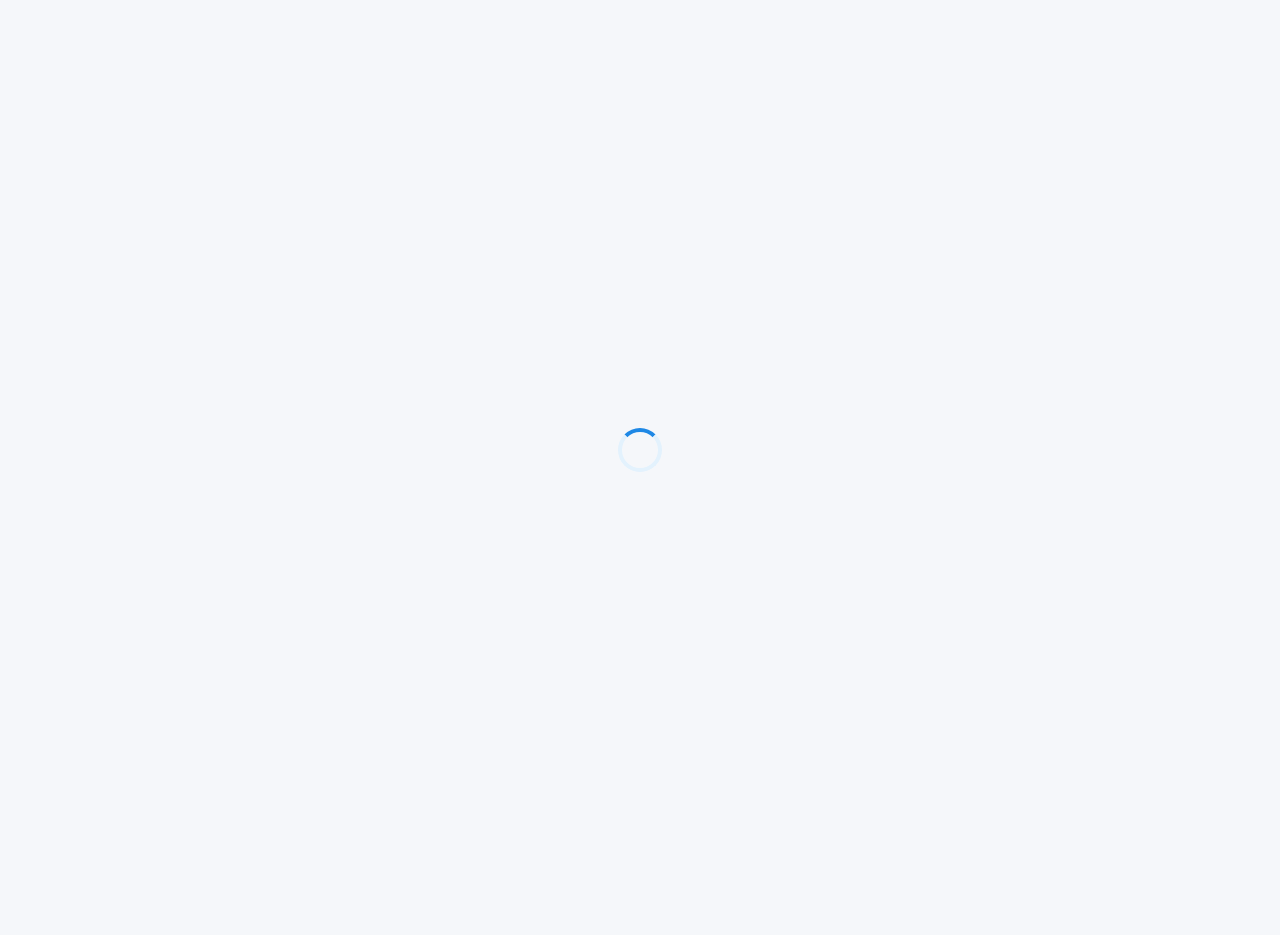
<file: index.html>
<!DOCTYPE html>
<html lang="en">
<head>
<meta charset="UTF-8" />
<meta name="viewport" content="width=device-width, initial-scale=1.0" />
<title>Dashboard | NMT CBT</title>
<meta name="description" content="Japanese JFT-Basic Computer Based Test practice platform." />
<link rel="icon" href="assets/icons/logo.svg" type="image/svg+xml" />
<link rel="stylesheet" href="css/style.css?v=9" />
<link rel="stylesheet" href="css/responsive.css?v=6" />
</head>
<body>
  <div class="page-loader" id="pageLoader" aria-hidden="true">
    <div class="spinner"></div>
  </div>

  <header class="topbar">
    <div class="topbar-inner container">
      <div class="brand">
        <img src="assets/icons/logo.svg" alt="" class="brand-logo" />
        <span class="brand-name">Nihongo Mock Test</span>
      </div>
      <div style="display:flex; align-items:center; gap:12px;">
        <span id="userDisplayName" style="font-size:0.85rem; color: var(--color-text-muted);"></span>
        <button id="signOutBtn" class="btn btn-ghost" type="button">Sign out</button>
        <button id="darkModeToggle" class="icon-btn" type="button" aria-label="Toggle dark mode">
          <svg class="icon icon-moon" viewBox="0 0 24 24" fill="none" stroke="currentColor" stroke-width="2"><path d="M21 12.79A9 9 0 1 1 11.21 3 7 7 0 0 0 21 12.79z"/></svg>
          <svg class="icon icon-sun" viewBox="0 0 24 24" fill="none" stroke="currentColor" stroke-width="2"><circle cx="12" cy="12" r="4"/><path d="M12 2v2M12 20v2M4.93 4.93l1.41 1.41M17.66 17.66l1.41 1.41M2 12h2M20 12h2M6.34 17.66l-1.41 1.41M19.07 4.93l-1.41 1.41"/></svg>
        </button>
      </div>
    </div>
  </header>

  <main class="container home-main" style="max-width: 960px;">
    <h1 class="home-title" id="welcomeHeading" style="margin-bottom: 4px;">Welcome</h1>
    <p style="color: var(--color-text-muted); margin: 0 0 24px;">Your JFT Mock Tests</p>

    <div id="testsList" class="dashboard-test-grid" aria-live="polite">
      <p id="testsEmptyState" hidden style="color: var(--color-text-muted);">No mock tests are available for your account yet. Contact your administrator.</p>
    </div>

    <section style="margin-top:40px;">
      <h2 class="home-title" style="font-size:1.2rem; margin-bottom:12px;">My Results</h2>
      <div id="resultsList" aria-live="polite">
        <p id="resultsEmptyState" hidden style="color: var(--color-text-muted);">No completed attempts yet.</p>
      </div>
    </section>
  </main>

  <footer class="site-footer">
    <p>&copy; 2026 NihongoMockTest. All rights reserved.</p>
  </footer>

  <script type="module" src="js/app.js?v=9"></script>
</body>
</html>
</file>
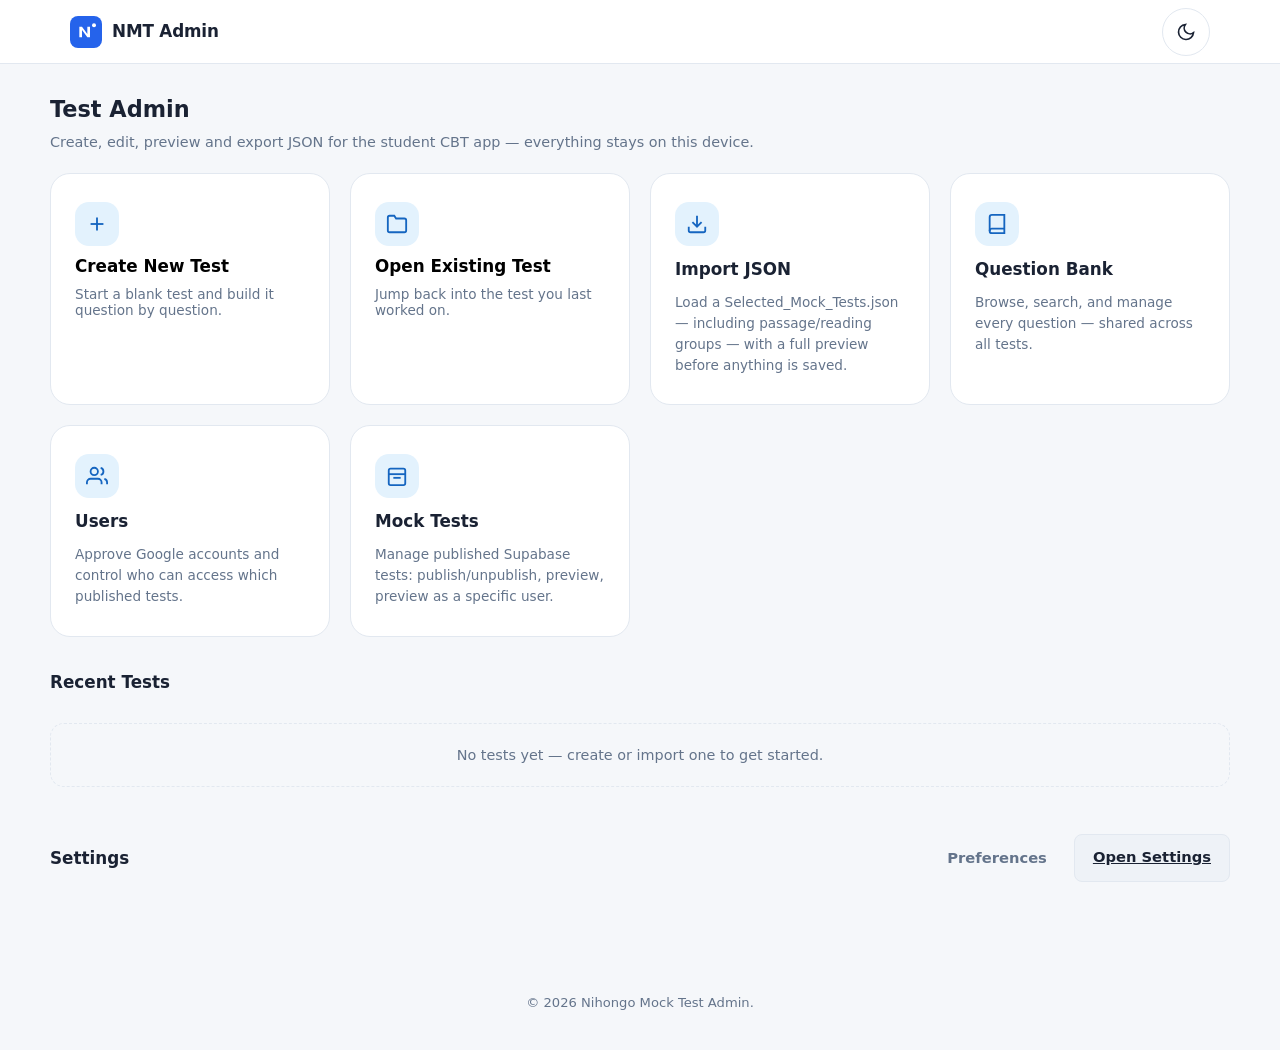
<file: admin/index.html>
<!DOCTYPE html>
<html lang="en">
<head>
<meta charset="UTF-8" />
<meta name="viewport" content="width=device-width, initial-scale=1.0" />
<title>Dashboard | NMT Admin</title>
<link rel="icon" href="../assets/icons/logo.svg" type="image/svg+xml" />
<link rel="stylesheet" href="../css/style.css?v=9" />
<link rel="stylesheet" href="css/style.css?v=5" />
<link rel="stylesheet" href="css/responsive.css?v=5" />
</head>
<body>
  <div class="page-loader" id="pageLoader" aria-hidden="true"><div class="spinner"></div></div>

  <header class="topbar">
    <div class="topbar-inner container">
      <div class="brand">
        <img src="../assets/icons/logo.svg" alt="" class="brand-logo" />
        <span class="brand-name">NMT Admin</span>
      </div>
      <button id="darkModeToggle" class="icon-btn" type="button" aria-label="Toggle dark mode">
        <svg class="icon icon-moon" viewBox="0 0 24 24" fill="none" stroke="currentColor" stroke-width="2"><path d="M21 12.79A9 9 0 1 1 11.21 3 7 7 0 0 0 21 12.79z"/></svg>
        <svg class="icon icon-sun" viewBox="0 0 24 24" fill="none" stroke="currentColor" stroke-width="2"><circle cx="12" cy="12" r="4"/><path d="M12 2v2M12 20v2M4.93 4.93l1.41 1.41M17.66 17.66l1.41 1.41M2 12h2M20 12h2M6.34 17.66l-1.41 1.41M19.07 4.93l-1.41 1.41"/></svg>
      </button>
    </div>
  </header>

  <main class="container dashboard-main">
    <div class="admin-header">
      <div>
        <h1 class="admin-header-title">Test Admin</h1>
        <p class="admin-header-subtitle">Create, edit, preview and export JSON for the student CBT app — everything stays on this device.</p>
      </div>
    </div>

    <div class="dashboard-grid">
      <button type="button" class="action-card" id="createTestBtn">
        <span class="action-card-icon">
          <svg class="icon" viewBox="0 0 24 24" fill="none" stroke="currentColor" stroke-width="2"><line x1="12" y1="5" x2="12" y2="19"/><line x1="5" y1="12" x2="19" y2="12"/></svg>
        </span>
        <p class="action-card-title">Create New Test</p>
        <p class="action-card-desc">Start a blank test and build it question by question.</p>
      </button>

      <button type="button" class="action-card" id="openExistingBtn">
        <span class="action-card-icon">
          <svg class="icon" viewBox="0 0 24 24" fill="none" stroke="currentColor" stroke-width="2"><path d="M22 19a2 2 0 0 1-2 2H4a2 2 0 0 1-2-2V5a2 2 0 0 1 2-2h5l2 3h9a2 2 0 0 1 2 2z"/></svg>
        </span>
        <p class="action-card-title">Open Existing Test</p>
        <p class="action-card-desc">Jump back into the test you last worked on.</p>
      </button>

      <a href="import.html" class="action-card" id="importJsonBtn">
        <span class="action-card-icon">
          <svg class="icon" viewBox="0 0 24 24" fill="none" stroke="currentColor" stroke-width="2"><path d="M21 15v4a2 2 0 0 1-2 2H5a2 2 0 0 1-2-2v-4"/><polyline points="7 10 12 15 17 10"/><line x1="12" y1="15" x2="12" y2="3"/></svg>
        </span>
        <p class="action-card-title">Import JSON</p>
        <p class="action-card-desc">Load a Selected_Mock_Tests.json — including passage/reading groups — with a full preview before anything is saved.</p>
      </a>

      <a href="bank.html" class="action-card">
        <span class="action-card-icon">
          <svg class="icon" viewBox="0 0 24 24" fill="none" stroke="currentColor" stroke-width="2"><path d="M4 19.5A2.5 2.5 0 0 1 6.5 17H20"/><path d="M6.5 2H20v20H6.5A2.5 2.5 0 0 1 4 19.5v-15A2.5 2.5 0 0 1 6.5 2z"/></svg>
        </span>
        <p class="action-card-title">Question Bank</p>
        <p class="action-card-desc">Browse, search, and manage every question — shared across all tests.</p>
      </a>

      <a href="users.html" class="action-card">
        <span class="action-card-icon">
          <svg class="icon" viewBox="0 0 24 24" fill="none" stroke="currentColor" stroke-width="2"><path d="M17 21v-2a4 4 0 0 0-4-4H5a4 4 0 0 0-4 4v2"/><circle cx="9" cy="7" r="4"/><path d="M23 21v-2a4 4 0 0 0-3-3.87"/><path d="M16 3.13a4 4 0 0 1 0 7.75"/></svg>
        </span>
        <p class="action-card-title">Users</p>
        <p class="action-card-desc">Approve Google accounts and control who can access which published tests.</p>
      </a>

      <a href="tests.html" class="action-card">
        <span class="action-card-icon">
          <svg class="icon" viewBox="0 0 24 24" fill="none" stroke="currentColor" stroke-width="2"><rect x="3" y="4" width="18" height="18" rx="2"/><line x1="3" y1="10" x2="21" y2="10"/><line x1="8" y1="14" x2="16" y2="14"/></svg>
        </span>
        <p class="action-card-title">Mock Tests</p>
        <p class="action-card-desc">Manage published Supabase tests: publish/unpublish, preview, preview as a specific user.</p>
      </a>
    </div>

    <div id="recentTestsSection">
      <h2 class="section-heading">Recent Tests</h2>
      <div class="recent-tests-list" id="recentTestsList"></div>
    </div>

    <h2 class="section-heading">
      Settings
      <span style="display:flex; gap:8px;">
        <button type="button" class="btn btn-ghost" id="preferencesBtn">Preferences</button>
        <a href="settings.html" class="btn btn-secondary">Open Settings</a>
      </span>
    </h2>
  </main>

  <dialog id="settingsModal" class="modal">
    <div class="modal-body">
      <h2>Preferences</h2>
      <p style="color: var(--color-text-muted); font-size: 0.85rem; margin-top: -8px;">Local to this browser only. For the exam password, site title, logo, theme color, and defaults, use <a href="settings.html">Settings</a> instead.</p>
      <div class="settings-panel">
        <div class="settings-row">
          <div>
            <div class="settings-row-label">Auto Save</div>
            <div class="settings-row-desc">Every edit is saved to this browser's local storage automatically.</div>
          </div>
          <button type="button" class="toggle-switch on" id="autoSaveToggle" aria-label="Toggle auto save"></button>
        </div>
        <div class="settings-row">
          <div>
            <div class="settings-row-label">Data Location</div>
            <div class="settings-row-desc">No login, no server — everything lives in this browser's localStorage only.</div>
          </div>
        </div>
      </div>
      <div class="modal-actions">
        <button type="button" class="btn btn-primary" id="closeSettingsBtn">Done</button>
      </div>
    </div>
  </dialog>

  <footer class="site-footer">
    <p>&copy; <span id="year"></span> Nihongo Mock Test Admin.</p>
  </footer>

  <script type="module" src="js/app.js?v=5"></script>
</body>
</html>
</file>
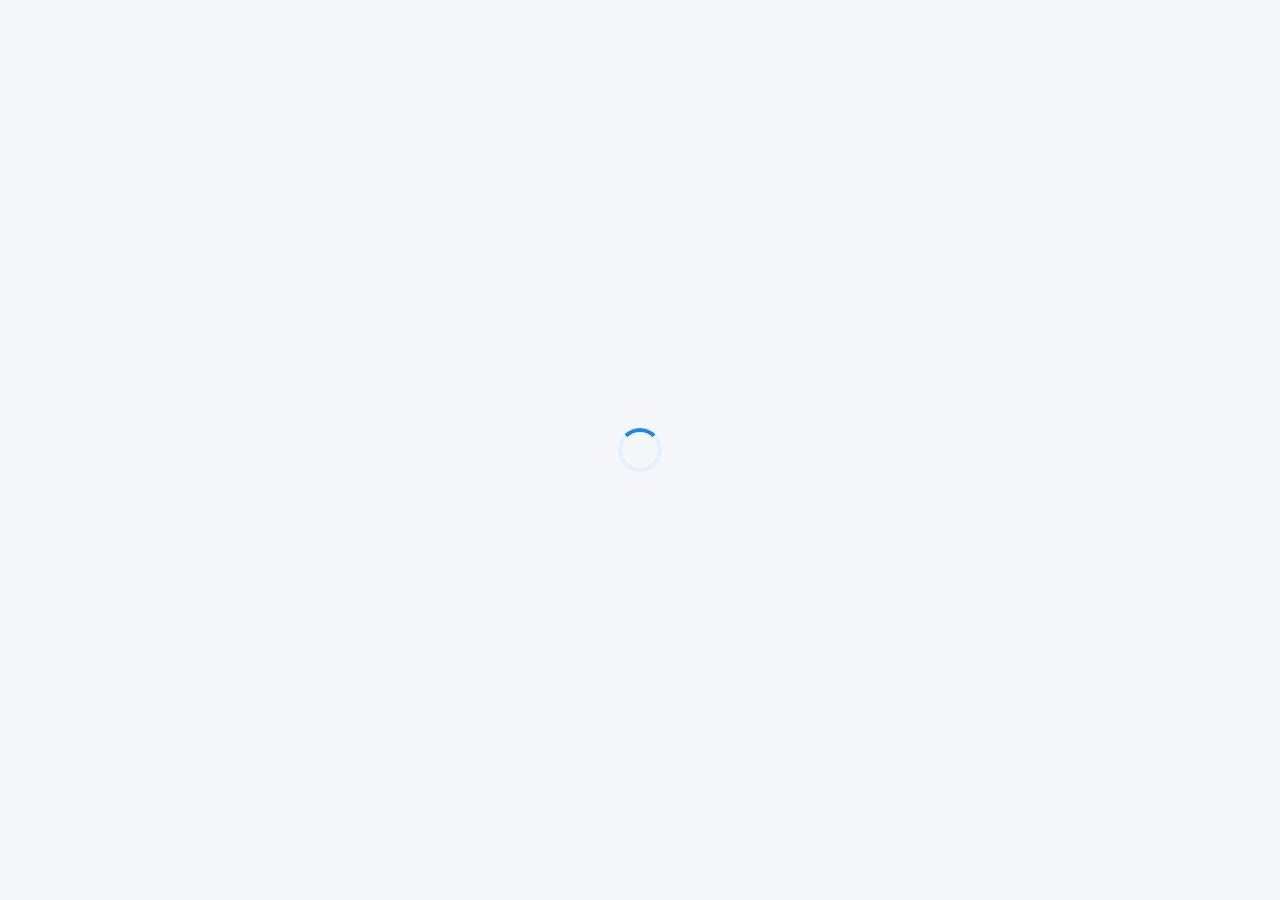
<file: access-denied.html>
<!DOCTYPE html>
<html lang="en">
<head>
<meta charset="UTF-8" />
<meta name="viewport" content="width=device-width, initial-scale=1.0" />
<title>Access Not Approved | NMT CBT</title>
<link rel="icon" href="assets/icons/logo.svg" type="image/svg+xml" />
<link rel="stylesheet" href="css/style.css?v=9" />
<link rel="stylesheet" href="css/responsive.css?v=6" />
</head>
<body>
  <div class="page-loader" id="pageLoader" aria-hidden="true">
    <div class="spinner"></div>
  </div>

  <header class="topbar">
    <div class="topbar-inner container">
      <div class="brand">
        <img src="assets/icons/logo.svg" alt="" class="brand-logo" />
        <span class="brand-name">Nihongo Mock Test</span>
      </div>
    </div>
  </header>

  <main class="container home-main">
    <section class="card home-card" style="max-width: 460px; text-align: center;">
      <h1 class="home-title" id="statusHeading">Access not approved</h1>
      <p id="statusMessage" style="color: var(--color-text-muted); margin: 12px 0 24px;">
        Your Google account is not currently authorized to access this JFT Mock Test platform. Please contact the administrator.
      </p>
      <button type="button" class="btn btn-secondary" id="signOutBtn">Sign out</button>
    </section>
  </main>

  <script type="module" src="js/access-denied.js?v=3"></script>
</body>
</html>
</file>
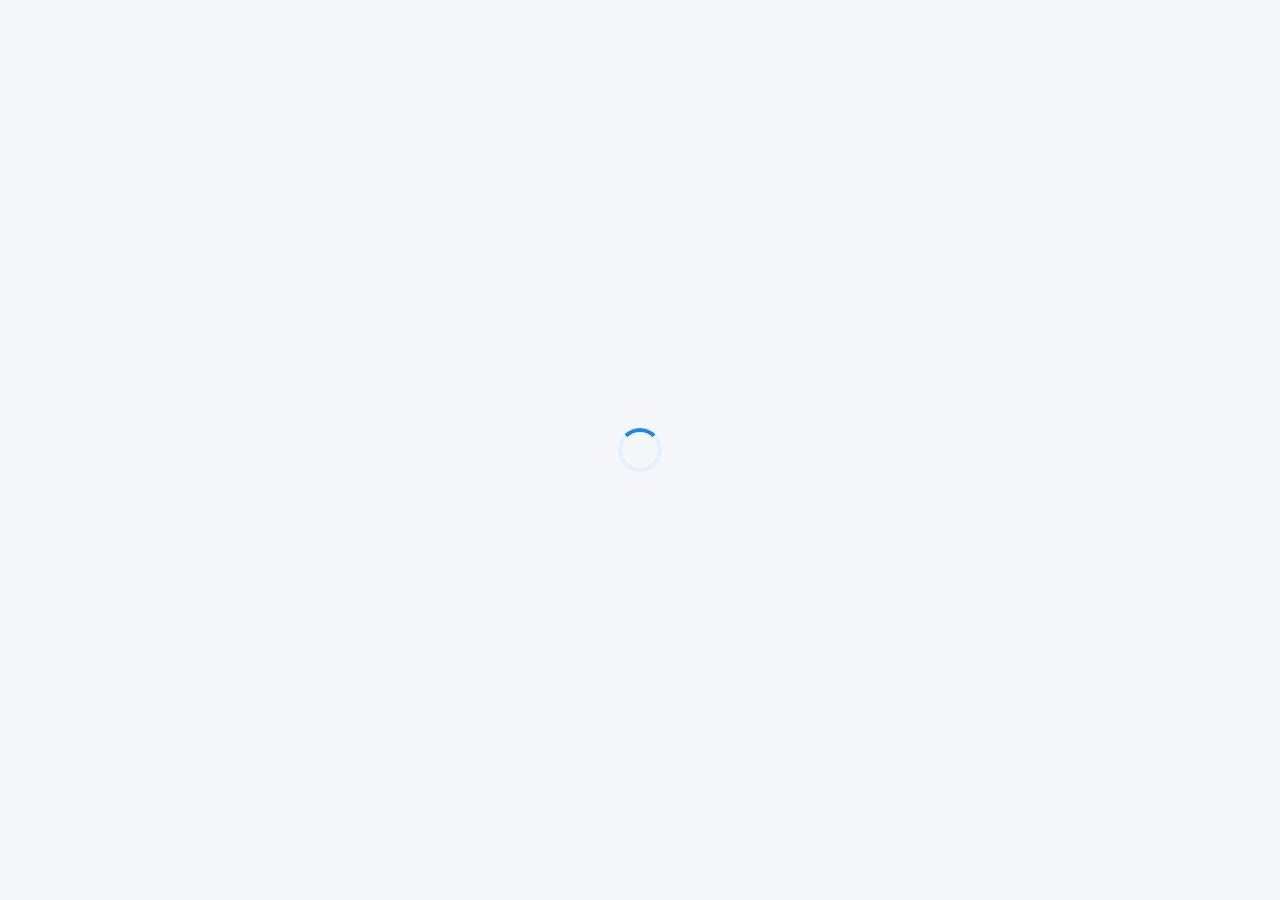
<file: exam.html>
<!DOCTYPE html>
<html lang="en">
<head>
<meta charset="UTF-8" />
<meta name="viewport" content="width=device-width, initial-scale=1.0, maximum-scale=5.0, user-scalable=yes" />
<title>Exam in Progress | NMT CBT</title>
<link rel="icon" href="assets/icons/logo.svg" type="image/svg+xml" />
<link rel="stylesheet" href="css/style.css?v=9" />
<link rel="stylesheet" href="css/exam.css?v=20" />
<link rel="stylesheet" href="css/responsive.css?v=6" />
</head>
<body class="exam-body no-select">
  <div class="print-redacted-message">This content is not available for printing during an active exam.</div>
  <div class="page-loader" id="pageLoader" aria-hidden="true">
    <div class="spinner"></div>
  </div>

  <div class="admin-test-mode-banner no-print" id="adminTestModeBanner" hidden>ADMIN TEST MODE — this attempt is not saved as a real student result</div>

  <!-- WATERMARK: pure CSS background pattern (see css/exam.css) — repeated "Nihongo Mock Test" tiled across the whole screen, panning very slowly. pointer-events:none is explicit and load-bearing (see that file's comment) — must never be able to intercept a click, no exceptions. -->
  <div class="exam-watermark no-print" id="examWatermark" aria-hidden="true"></div>

  <!-- STICKY TOP BAR: section + progress + timer -->
  <header class="exam-topbar">
    <div class="exam-topbar-inner">
      <span class="exam-progress-text" id="examProgressText">Question 1 / 1</span>
      <div class="timer" id="timerDisplay" role="timer" aria-label="Time remaining">
        <svg class="icon" viewBox="0 0 24 24" fill="none" stroke="currentColor" stroke-width="2"><circle cx="12" cy="12" r="9"/><path d="M12 7v5l3 3"/></svg>
        <span id="timerText">00:00:00</span>
      </div>
    </div>
    <div class="progress-bar-track"><div class="progress-bar-fill" id="progressBarFill"></div></div>
  </header>

  <div class="exam-util-row">
    <span class="exam-test-title" id="examTestTitle">Mock Test</span>
    <span class="exam-mode-indicator no-print" id="examModeIndicator" hidden>🔒 Exam Mode</span>
    <div class="exam-util-actions">
      <button type="button" class="icon-btn icon-btn-sm" id="paletteToggleBtn" aria-label="Open question palette" aria-haspopup="dialog" aria-expanded="false">
        <svg class="icon" viewBox="0 0 24 24" fill="none" stroke="currentColor" stroke-width="2"><rect x="3" y="3" width="7" height="7"/><rect x="14" y="3" width="7" height="7"/><rect x="3" y="14" width="7" height="7"/><rect x="14" y="14" width="7" height="7"/></svg>
      </button>
      <button type="button" class="icon-btn icon-btn-sm" id="examDarkModeToggle" aria-label="Toggle dark mode">
        <svg class="icon icon-moon" viewBox="0 0 24 24" fill="none" stroke="currentColor" stroke-width="2"><path d="M21 12.79A9 9 0 1 1 11.21 3 7 7 0 0 0 21 12.79z"/></svg>
        <svg class="icon icon-sun" viewBox="0 0 24 24" fill="none" stroke="currentColor" stroke-width="2"><circle cx="12" cy="12" r="4"/><path d="M12 2v2M12 20v2M4.93 4.93l1.41 1.41M17.66 17.66l1.41 1.41M2 12h2M20 12h2M6.34 17.66l-1.41 1.41M19.07 4.93l-1.41 1.41"/></svg>
      </button>
    </div>
  </div>

  <!-- SECTION PROGRESS — persistent, informational only (never clickable to jump back; locked/current/upcoming states only) -->
  <nav class="exam-section-progress" id="examSectionProgress" aria-label="Section progress"></nav>

  <!-- SECTION BANNER: shown once, whenever the current group starts a new section -->
  <div class="section-banner" id="sectionBanner" hidden>
    <span class="section-banner-index" id="sectionBannerIndex">Section 1 of 4</span>
    <h1 class="section-banner-title" id="sectionBannerTitle">Scripts &amp; Vocabulary</h1>
  </div>

  <!-- MAIN GROUP AREA — fully populated by exam.js, varies by group type -->
  <main class="exam-main">
    <div id="groupContent" class="exam-zoom-content"></div>
  </main>

  <!-- FIXED BOTTOM NAVIGATION — moves between GROUPS, not individual questions. Palette moved to the header controls row above (see exam-util-actions) — same button, same id, same click handler, just relocated so this bar is Previous/Next only. -->
  <nav class="bottom-nav" aria-label="Exam navigation">
    <button type="button" class="bottom-nav-btn" id="prevBtn" aria-label="Previous group">
      <svg class="icon" viewBox="0 0 24 24" fill="none" stroke="currentColor" stroke-width="2"><path d="M15 18l-6-6 6-6"/></svg>
      <span>Previous</span>
    </button>
    <button type="button" class="bottom-nav-btn" id="nextBtn" aria-label="Next group">
      <span id="nextBtnLabel">Next</span>
      <svg class="icon" viewBox="0 0 24 24" fill="none" stroke="currentColor" stroke-width="2"><path d="M9 18l6-6-6-6"/></svg>
    </button>
  </nav>

  <!-- QUESTION PALETTE — BOTTOM SHEET -->
  <div class="sheet-backdrop" id="sheetBackdrop" hidden></div>
  <div class="palette-sheet" id="paletteSheet" role="dialog" aria-modal="true" aria-label="Question palette" hidden>
    <div class="sheet-drag-handle" id="sheetDragHandle"><span></span></div>

    <div class="palette-search">
      <input type="search" id="questionSearchInput" class="text-input text-input-sm" placeholder="Jump to question #" aria-label="Jump to question number" />
    </div>

    <div class="palette-legend">
      <span class="legend-item"><i class="legend-dot legend-not-visited"></i> Not Visited</span>
      <span class="legend-item"><i class="legend-dot legend-visited"></i> Visited</span>
      <span class="legend-item"><i class="legend-dot legend-answered"></i> Answered</span>
      <span class="legend-item"><i class="legend-dot legend-bookmarked"></i> Bookmarked</span>
    </div>

    <div class="palette-grid" id="paletteGrid" role="group" aria-label="Question palette"></div>

    <div class="palette-summary">
      <div><strong id="summaryAnswered">0</strong> Answered</div>
      <div><strong id="summaryUnanswered">0</strong> Unanswered</div>
      <div><strong id="summaryBookmarked">0</strong> Bookmarked</div>
    </div>
  </div>

  <!-- SUBMIT CONFIRMATION — only ever reached at the very end of the final section -->
  <dialog id="submitConfirmModal" class="modal">
    <div class="modal-body">
      <h2>Submit your exam?</h2>
      <p>You have completed all 4 sections. After submission, your answers cannot be changed.</p>
      <div class="submit-summary-grid">
        <div class="submit-summary-box answered">
          <span class="submit-summary-value" id="confirmAnswered">0</span>
          <span class="submit-summary-label">Answered</span>
        </div>
        <div class="submit-summary-box unanswered">
          <span class="submit-summary-value" id="confirmUnanswered">0</span>
          <span class="submit-summary-label">Unanswered</span>
        </div>
        <div class="submit-summary-box bookmarked">
          <span class="submit-summary-value" id="confirmBookmarked">0</span>
          <span class="submit-summary-label">Bookmarked</span>
        </div>
      </div>
      <div class="required-warning" id="requiredWarning" hidden>
        <p class="required-warning-message">Please answer all required questions before submitting.</p>
        <div class="required-warning-list" id="requiredWarningList"></div>
      </div>
      <div class="modal-actions">
        <button type="button" class="btn btn-secondary" id="cancelSubmitBtn">Continue Test</button>
        <button type="button" class="btn btn-primary" id="confirmSubmitBtn">Submit Exam</button>
      </div>
    </div>
  </dialog>

  <!-- SUBMIT FAILED — shown when submit-attempt (server) fails; blocking, retry-only, never a fabricated local score for a real student (see js/exam.js's submitTest()) -->
  <dialog id="submitFailedModal" class="modal">
    <div class="modal-body">
      <h2>Couldn't submit</h2>
      <p id="submitFailedMessage">Your exam couldn't be submitted — please check your internet connection. Your answers are saved; do not close this tab.</p>
      <div class="modal-actions">
        <button type="button" class="btn btn-primary" id="retrySubmitBtn">Retry</button>
      </div>
    </div>
  </dialog>

  <!-- SECTION COMPLETE CONFIRMATION — the one-way gate; confirming here permanently locks the current section -->
  <dialog id="sectionCompleteModal" class="modal">
    <div class="modal-body">
      <h2>Complete this section?</h2>
      <p>You are about to finish:</p>
      <p class="section-complete-name" id="sectionCompleteName">Scripts &amp; Vocabulary</p>
      <p class="section-complete-warning">After continuing, you cannot return to this section.</p>
      <p>Are you sure you want to continue?</p>
      <div class="modal-actions">
        <button type="button" class="btn btn-secondary" id="stayInSectionBtn">Stay in Section</button>
        <button type="button" class="btn btn-primary" id="continueToNextSectionBtn">Continue →</button>
      </div>
    </div>
  </dialog>

  <!-- SECTION TRANSITION — brief, non-interactive; disappears on its own -->
  <div class="section-transition-overlay no-print" id="sectionTransitionOverlay" hidden aria-live="polite">
    <div class="section-transition-check">✓</div>
    <p class="section-transition-label" id="sectionTransitionLabel">Section Complete</p>
    <p class="section-transition-name" id="sectionTransitionFromName"></p>
    <p class="section-transition-arrow" id="sectionTransitionArrowRow" hidden>→ <span id="sectionTransitionToName"></span></p>
  </div>

  <!-- EXAM START NOTICE — shown before the exam begins. If this test's
       admin-configured security settings require fullscreen, the Start
       Exam click also requests it (a real user gesture — required by
       every browser) and the exam only actually begins once fullscreen
       is confirmed active; see js/exam.js's handleStartExamClick(). -->
  <!-- VIEWPORT GATE — blocks desktop-sized or landscape-phone viewports.
       A plain fixed div, not a <dialog>, since it must be able to block
       everything (including the Start Exam flow itself) the instant the
       page loads, before any dialog-based flow has even begun. Purely a
       viewport-size check — explicitly NOT a security mechanism (a
       resized desktop window reads as "mobile" the same as a real
       phone) — see js/exam.js's updateViewportGate(). -->
  <div id="mobileGateOverlay" class="mobile-gate-overlay" role="alertdialog" aria-labelledby="mobileGateTitle" aria-describedby="mobileGateText" hidden>
    <div class="mobile-gate-card">
      <div class="exam-security-icon" aria-hidden="true">
        <svg viewBox="0 0 24 24" fill="none" stroke="currentColor" stroke-width="2"><rect x="7" y="2" width="10" height="20" rx="2"/><path d="M11 18h2"/></svg>
      </div>
      <h2 id="mobileGateTitle">Mobile Device Required</h2>
      <p id="mobileGateText">This mock test is optimized for mobile devices in portrait view. Please open this page on a phone to begin.</p>
    </div>
  </div>

  <dialog id="examStartNoticeModal" class="modal">
    <div class="modal-body">
      <h2>🔒 Exam Mode</h2>
      <p>During the exam:</p>
      <ul class="exam-start-notice-list" id="examStartNoticeList"></ul>
      <p style="font-size:0.8rem;color:var(--color-text-muted);">Exam security controls are enabled. Some operating-system features such as screenshots and screen recording may not be fully controllable by a web browser.</p>
      <p class="exam-security-modal-error" id="startExamError" hidden>Fullscreen is required to start this exam. Please enter fullscreen and try again.</p>
      <div class="modal-actions">
        <button type="button" class="btn btn-primary" id="startExamBtn">Start Exam</button>
      </div>
    </div>
  </dialog>

  <!-- FULLSCREEN REQUIRED — the mid-exam lock overlay. Shown the moment
       fullscreenchange fires with document.fullscreenElement === null
       while the exam is genuinely active (never during the pre-start
       gate above, which handles fullscreen failure inline instead).
       Never Escape-dismissible (see js/exam.js's "cancel" handler,
       mirroring resumeChoiceModal's own established exception) — the
       whole point of this overlay is that there is no way past it
       except actually restoring fullscreen. Reuses .exam-security-modal
       for the icon/entrance-animation/sizing, same as every other
       exam-security dialog on this page — nothing new to build. -->
  <dialog id="fullscreenLockModal" class="modal exam-security-modal" aria-labelledby="fullscreenLockTitle" aria-describedby="fullscreenLockText" aria-modal="true">
    <div class="modal-body exam-security-modal-body">
      <div class="exam-security-icon" aria-hidden="true">
        <svg viewBox="0 0 24 24" fill="none" stroke="currentColor" stroke-width="2"><path d="M8 3H5a2 2 0 0 0-2 2v3M16 3h3a2 2 0 0 1 2 2v3M21 16v3a2 2 0 0 1-2 2h-3M3 16v3a2 2 0 0 0 2 2h3"/></svg>
      </div>
      <h2 id="fullscreenLockTitle">Fullscreen Required</h2>
      <p id="fullscreenLockText">Fullscreen is required to continue this exam. Your exam is paused until fullscreen is restored.</p>
      <p class="exam-security-modal-intro" style="font-weight:500;">Your answers and progress are preserved.</p>
      <p class="exam-security-modal-error" id="fullscreenLockError" hidden>Please allow fullscreen mode to continue.</p>
      <div class="modal-actions exam-security-modal-actions">
        <button type="button" class="btn btn-primary exam-security-modal-btn" id="fullscreenLockBtn">Return to Fullscreen</button>
      </div>
    </div>
  </dialog>

  <!-- RESUME OR START FRESH — shown instead of auto-resuming whenever a
       genuinely still-open (in_progress, not submitted) attempt exists
       for THIS test. Reuses .exam-security-modal for the icon/entrance
       animation/mobile-sizing/backdrop-blur the spec asks for — nothing
       new to build there. Exam initialization does not proceed at all
       until one of these two buttons is clicked; see js/exam.js. -->
  <dialog id="resumeChoiceModal" class="modal exam-security-modal" aria-labelledby="resumeChoiceTitle" aria-describedby="resumeChoiceText" aria-modal="true">
    <div class="modal-body exam-security-modal-body">
      <div class="exam-security-icon" aria-hidden="true">
        <svg viewBox="0 0 24 24" fill="none" stroke="currentColor" stroke-width="2"><path d="M3 11a9 9 0 1 1 2.6 6.4M3 11v6m0-6h6"/></svg>
      </div>
      <h2 id="resumeChoiceTitle">Resume Your Test?</h2>
      <p id="resumeChoiceText">You already have an unfinished attempt for this test. Your previous progress has been saved.</p>
      <p class="exam-security-modal-error" id="resumeChoiceError" hidden>Something went wrong starting a fresh attempt. Please try again.</p>
      <div class="modal-actions resume-choice-actions">
        <button type="button" class="btn btn-secondary exam-security-modal-btn" id="resumeChoiceStartFreshBtn">Start from Beginning</button>
        <button type="button" class="btn btn-primary exam-security-modal-btn" id="resumeChoiceResumeBtn">Resume Test</button>
      </div>
    </div>
  </dialog>

  <!-- SECURITY TOASTS — small, auto-dismissing, never an alert() -->
  <div class="security-toast-container no-print" id="securityToastContainer" aria-live="polite"></div>

  <!-- SECURITY: generic exam-security warning shown to students (currently triggered by the devtools heuristic — element/JS-variable names kept as-is internally; only the STUDENT-FACING text changed, per the requirement to never expose which detection method fired). -->
  <dialog id="devtoolsWarningModal" class="modal exam-security-modal" aria-labelledby="devtoolsWarningTitle" aria-describedby="devtoolsWarningText" aria-modal="true">
    <div class="modal-body exam-security-modal-body">
      <div class="exam-security-icon" aria-hidden="true">
        <svg viewBox="0 0 24 24" fill="none" stroke="currentColor" stroke-width="2"><path d="M12 2 4 5v6c0 5 3.5 8.5 8 11 4.5-2.5 8-6 8-11V5z"/><line x1="12" y1="8" x2="12" y2="13"/><line x1="12" y1="16.5" x2="12" y2="16.51"/></svg>
      </div>
      <h2 id="devtoolsWarningTitle">Exam Security Warning</h2>
      <p class="exam-security-modal-intro">Please return to the exam window to continue.</p>
      <p id="devtoolsWarningText">Your exam session is currently paused because the exam security requirements were interrupted.</p>
      <div class="modal-actions exam-security-modal-actions">
        <button type="button" class="btn btn-primary exam-security-modal-btn" id="devtoolsWarningDismissBtn">Return to Exam</button>
      </div>
    </div>
  </dialog>

  <!-- SECURITY: tab-visibility violation warning -->
  <dialog id="visibilityWarningModal" class="modal modal-sm">
    <div class="modal-body">
      <h2>Warning</h2>
      <p id="visibilityWarningText">Leaving the exam window is discouraged.<br />Violation: 1 of 3.</p>
      <div class="modal-actions">
        <button type="button" class="btn btn-primary" id="visibilityWarningDismissBtn">OK</button>
      </div>
    </div>
  </dialog>

  <footer class="site-footer">
    <p>&copy; 2026 NihongoMockTest. All rights reserved.</p>
  </footer>

  <script type="module" src="js/exam.js?v=39"></script>
</body>
</html>
</file>
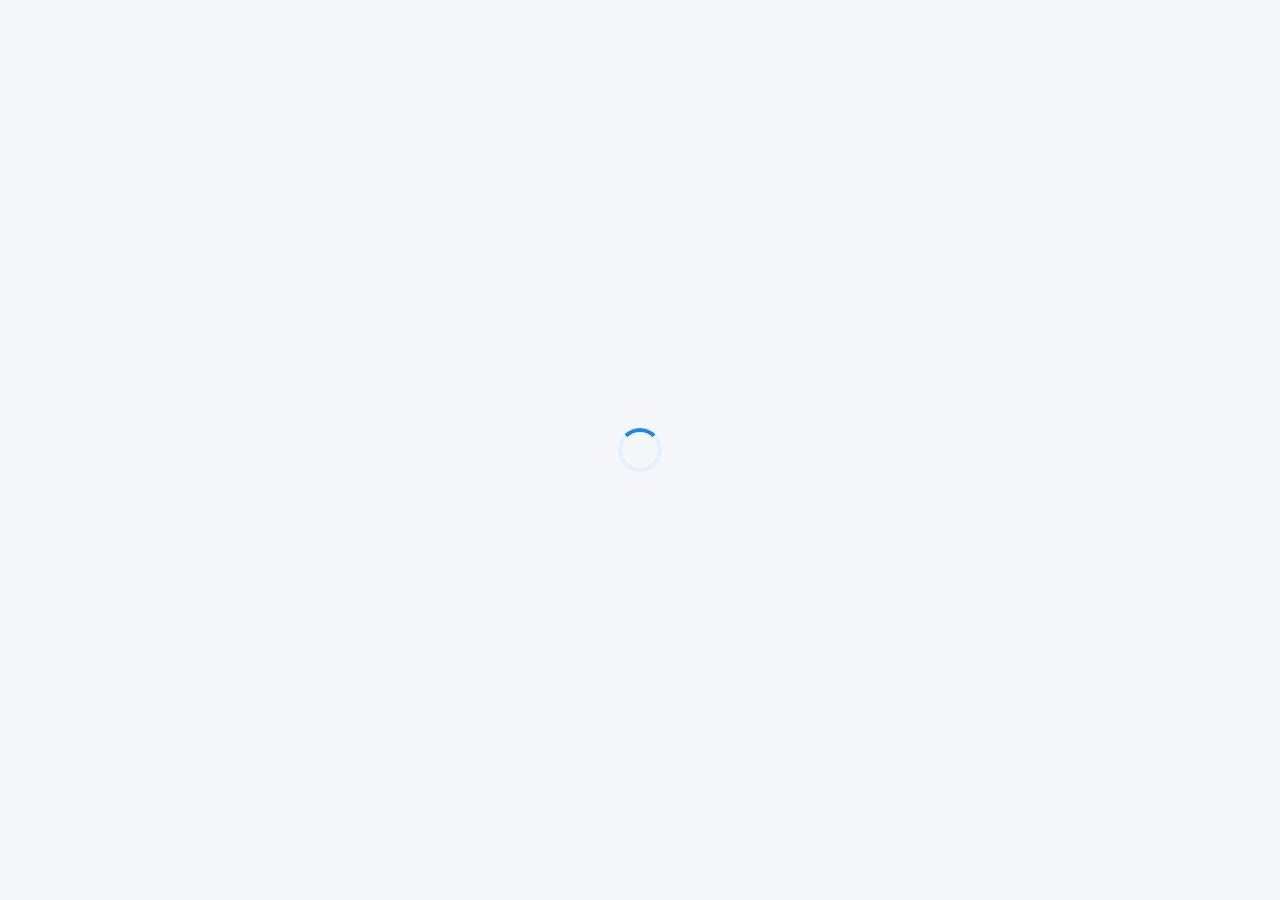
<file: login.html>
<!DOCTYPE html>
<html lang="en">
<head>
<meta charset="UTF-8" />
<meta name="viewport" content="width=device-width, initial-scale=1.0" />
<title>Sign In | NMT CBT</title>
<link rel="icon" href="assets/icons/logo.svg" type="image/svg+xml" />
<link rel="stylesheet" href="css/style.css?v=9" />
<link rel="stylesheet" href="css/responsive.css?v=6" />
</head>
<body>
  <div class="page-loader" id="pageLoader" aria-hidden="true">
    <div class="spinner"></div>
  </div>

  <header class="topbar">
    <div class="topbar-inner container">
      <div class="brand">
        <img src="assets/icons/logo.svg" alt="" class="brand-logo" />
        <span class="brand-name">Nihongo Mock Test</span>
      </div>
      <button id="darkModeToggle" class="icon-btn" type="button" aria-label="Toggle dark mode">
        <svg class="icon icon-moon" viewBox="0 0 24 24" fill="none" stroke="currentColor" stroke-width="2"><path d="M21 12.79A9 9 0 1 1 11.21 3 7 7 0 0 0 21 12.79z"/></svg>
        <svg class="icon icon-sun" viewBox="0 0 24 24" fill="none" stroke="currentColor" stroke-width="2"><circle cx="12" cy="12" r="4"/><path d="M12 2v2M12 20v2M4.93 4.93l1.41 1.41M17.66 17.66l1.41 1.41M2 12h2M20 12h2M6.34 17.66l-1.41 1.41M19.07 4.93l-1.41 1.41"/></svg>
      </button>
    </div>
  </header>

  <main class="container home-main">
    <section class="card home-card" style="max-width: 420px; text-align: center;">
      <div class="home-card-header">
        <h1 class="home-title">JFT Mock Test</h1>
        <p style="color: var(--color-text-muted); font-size: 0.88rem; margin: 8px 0 24px;">
          Sign in with the Google account your administrator has authorized.
        </p>
      </div>

      <button type="button" class="btn btn-secondary btn-lg google-signin-btn" id="googleSignInBtn" style="width: 100%; display: flex; align-items: center; justify-content: center; gap: 10px;">
        <svg width="18" height="18" viewBox="0 0 18 18" aria-hidden="true">
          <path fill="#4285F4" d="M17.64 9.2c0-.64-.06-1.25-.16-1.84H9v3.48h4.84a4.14 4.14 0 0 1-1.8 2.72v2.26h2.9C16.64 14.2 17.64 11.9 17.64 9.2z"/>
          <path fill="#34A853" d="M9 18c2.43 0 4.47-.8 5.96-2.18l-2.9-2.26c-.8.54-1.84.86-3.06.86-2.35 0-4.34-1.59-5.05-3.72H.96v2.33A9 9 0 0 0 9 18z"/>
          <path fill="#FBBC05" d="M3.95 10.7A5.4 5.4 0 0 1 3.66 9c0-.59.1-1.17.29-1.7V4.97H.96A9 9 0 0 0 0 9c0 1.45.35 2.83.96 4.03l2.99-2.33z"/>
          <path fill="#EA4335" d="M9 3.58c1.32 0 2.51.45 3.44 1.35l2.58-2.58C13.46.89 11.43 0 9 0A9 9 0 0 0 .96 4.97l2.99 2.33C4.66 5.17 6.65 3.58 9 3.58z"/>
        </svg>
        <span>Continue with Google</span>
      </button>

      <p class="field-error" id="loginError" role="alert" hidden style="margin-top: 16px;"></p>
    </section>
  </main>

  <script type="module" src="js/login.js?v=7"></script>
</body>
</html>
</file>
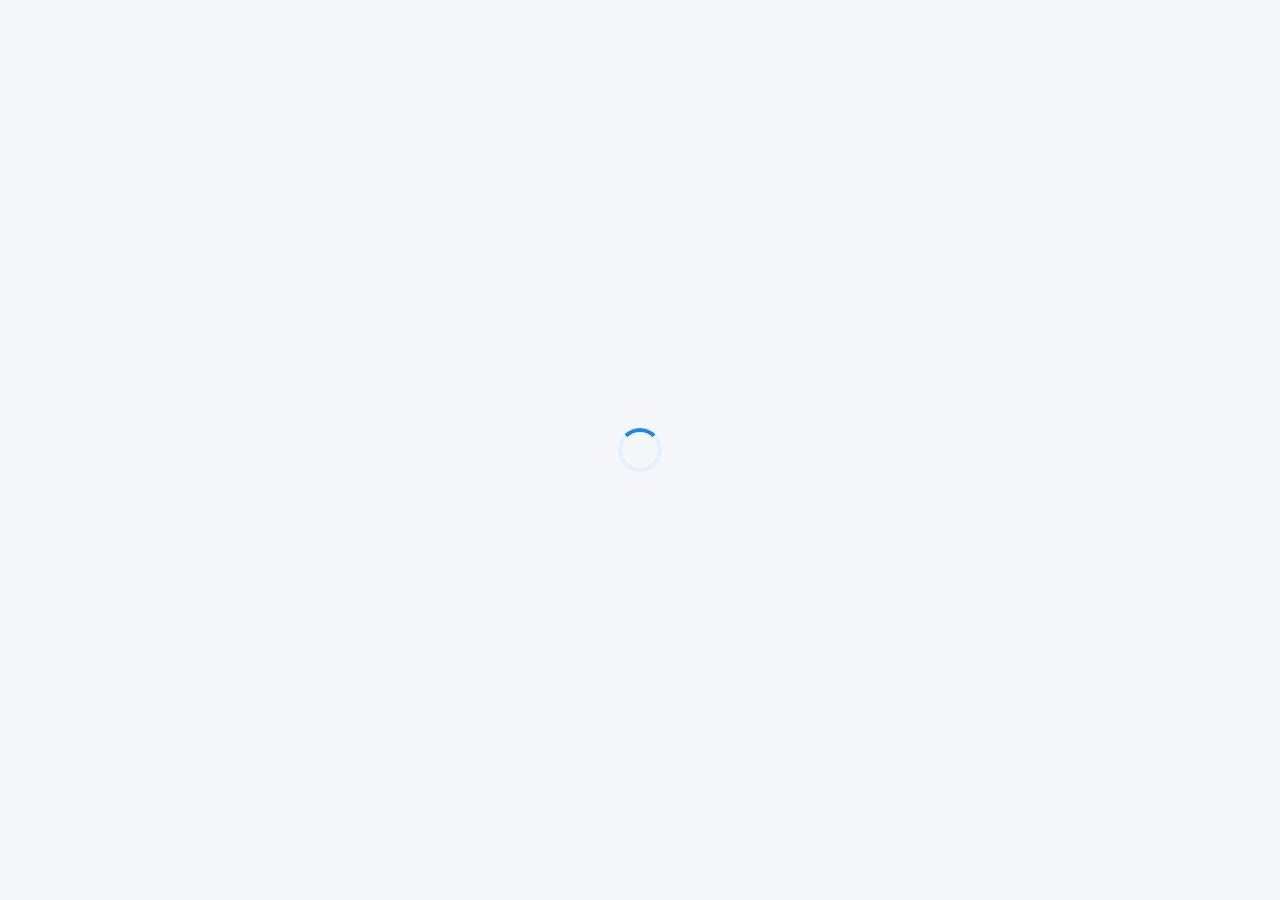
<file: result.html>
<!DOCTYPE html>
<html lang="en">
<head>
<meta charset="UTF-8" />
<meta name="viewport" content="width=device-width, initial-scale=1.0, maximum-scale=5.0, user-scalable=yes" />
<title>Result | NMT CBT</title>
<link rel="icon" href="assets/icons/logo.svg" type="image/svg+xml" />
<link rel="stylesheet" href="css/style.css?v=9" />
<link rel="stylesheet" href="css/exam.css?v=20" />
<link rel="stylesheet" href="css/result.css?v=9" />
<link rel="stylesheet" href="css/responsive.css?v=6" />
</head>
<body class="result-body">
  <div class="page-loader" id="pageLoader" aria-hidden="true">
    <div class="spinner"></div>
  </div>

  <!-- PRINT REDACTION fallback: Ctrl+P is intercepted as a keyboard shortcut (js/security.js), but the browser's own File > Print menu can't be blocked by JS — if a print is ever actually triggered, this replaces real content with a plain notice. Same pattern as css/exam.css's .print-redacted-message. -->
  <div class="print-redacted-message">This page's content cannot be printed.</div>

  <!-- WATERMARK: same repeated whole-screen pattern as the exam page (shared CSS in css/style.css). pointer-events:none is explicit and load-bearing — must never be able to intercept a click, no exceptions. -->
  <div class="exam-watermark no-print" aria-hidden="true"></div>

  <header class="topbar no-print">
    <div class="topbar-inner container">
      <div class="brand">
        <img src="assets/icons/logo.svg" alt="" class="brand-logo" />
        <span class="brand-name">Nihongo Mock Test</span>
      </div>
      <button id="darkModeToggle" class="icon-btn" type="button" aria-label="Toggle dark mode">
        <svg class="icon icon-moon" viewBox="0 0 24 24" fill="none" stroke="currentColor" stroke-width="2"><path d="M21 12.79A9 9 0 1 1 11.21 3 7 7 0 0 0 21 12.79z"/></svg>
        <svg class="icon icon-sun" viewBox="0 0 24 24" fill="none" stroke="currentColor" stroke-width="2"><circle cx="12" cy="12" r="4"/><path d="M12 2v2M12 20v2M4.93 4.93l1.41 1.41M17.66 17.66l1.41 1.41M2 12h2M20 12h2M6.34 17.66l-1.41 1.41M19.07 4.93l-1.41 1.41"/></svg>
      </button>
    </div>
  </header>

  <main class="container result-main security-protected-content">
    <!-- ZOOM CONTROLS — same application-level zoom system as exam.html/review.html (reuses the shared .exam-zoom-controls/.zoom-btn CSS from css/exam.css, already loaded on this page for the fullscreen modal, and the same --exam-zoom custom property). Only shown/active while in Fullscreen API fullscreen — see js/result.js's updateZoomModeForFullscreen(). -->
    <div class="exam-zoom-controls no-print" id="resultZoomControls" hidden>
      <button type="button" class="zoom-btn" id="resultZoomOutBtn" aria-label="Zoom out">−</button>
      <span class="zoom-level" id="resultZoomLevelText" aria-live="polite">100%</span>
      <button type="button" class="zoom-btn" id="resultZoomInBtn" aria-label="Zoom in">+</button>
    </div>

    <div class="result-zoom-content" id="resultZoomContent">
    <header class="result-page-header">
      <button type="button" class="icon-btn" id="resultBackBtn" aria-label="Go back">
        <svg class="icon" viewBox="0 0 24 24" fill="none" stroke="currentColor" stroke-width="2"><path d="M15 18l-6-6 6-6"/></svg>
      </button>
      <div class="result-page-header-text">
        <h1 id="resultHeaderTitle">Result</h1>
        <p id="resultHeaderMeta"></p>
      </div>
    </header>

    <section class="result-motivation-card" id="resultMotivationCard">
      <div class="result-motivation-icon" aria-hidden="true">✨</div>
      <h2 id="resultMotivationTitle">Great job!</h2>
      <p id="resultMotivationBody"></p>
    </section>

    <p class="result-test-title-subtle" id="resultTestTitleSubtle"></p>

    <section class="jft-result-intro jft-lang-block">
      <h1 class="jft-result-title-ja" id="resultTitleJa">試験の結果をお知らせします。</h1>
      <p class="jft-result-title-en" id="resultTitleEn">Your test results are as follows.</p>
      <p class="result-test-meta" id="resultTestMeta"></p>
    </section>

    <section class="card jft-score-panel">
      <div class="jft-score-panel-header">
        <h2 class="jft-score-range-title">Score Range</h2>
        <span class="jft-score-brand">by NMT</span>
        <div class="jft-score-label jft-lang-block">
          <span class="jft-score-label-ja">総合得点</span>
          <span class="jft-score-label-en">Total Score</span>
        </div>
        <div class="jft-score-range-label jft-lang-block">
          <span class="jft-score-label-ja">得点範囲</span>
          <span class="jft-score-label-en">Range of Scores</span>
          <span class="jft-score-range-value" id="scoreRangeValue"></span>
        </div>
      </div>

      <div class="jft-pass-fail-badge" id="jftPassFailBadge">--</div>

      <div class="jft-score-big" id="jftScoreBig">0 <span class="jft-score-unit">points</span></div>

      <div class="score-range-bar">
        <div class="score-range-track">
          <div class="score-range-fail-zone" id="scoreFailZone"></div>
          <div class="score-range-pass-zone" id="scorePassZone"></div>
          <div class="score-range-passing-marker" id="scorePassingMarker">
            <span class="score-range-passing-line"></span>
          </div>
          <div class="score-range-student-marker" id="scoreStudentMarker">
            <span class="score-range-marker-value" id="scoreStudentMarkerValue">0</span>
            <span class="score-range-marker-dot"></span>
          </div>
        </div>
        <div class="score-range-labels">
          <span id="scoreRangeMinLabel">10</span>
          <span class="score-range-passing-label" id="scorePassingLabel">Passing Score: 200</span>
          <span id="scoreRangeMaxLabel">250</span>
        </div>
      </div>

      <p class="jft-result-message-ja jft-lang-block" id="resultMessageJa"></p>
      <p class="jft-result-message-en" id="resultMessageEn"></p>
    </section>

    <section class="card jft-section-results">
      <h2 class="jft-section-results-title-en-main">Section Performance</h2>
      <h2 class="jft-section-results-title-ja jft-lang-block">セクション毎の正答率は次のとおりです。</h2>
      <p class="jft-section-results-title-en jft-lang-block">The percentage of correct answers for each section are as follows.</p>

      <div id="sectionResultsList"></div>
    </section>

    <section class="card result-extra-info" id="resultExtraInfo" hidden>
      <h2>Additional Result Information</h2>
      <div id="resultExtraInfoList"></div>
    </section>
    </div>

    <div class="result-actions no-print">
      <button type="button" class="btn btn-primary btn-lg" id="reviewAnswersBtn">Review Answers</button>
    </div>
  </main>

  <!-- FULLSCREEN REQUIREMENT — same reused pattern as exam.html's examFullscreenModal / review.html's reviewFullscreenModal (own ids/copy, same .exam-security-modal styling from css/exam.css so nothing is duplicated). Shown before the result content is usable, and again if fullscreen is exited while viewing. -->
  <dialog id="resultFullscreenModal" class="modal exam-security-modal" aria-labelledby="resultFullscreenTitle" aria-describedby="resultFullscreenText" aria-modal="true">
    <div class="modal-body exam-security-modal-body">
      <div class="exam-security-icon" aria-hidden="true">
        <svg viewBox="0 0 24 24" fill="none" stroke="currentColor" stroke-width="2"><rect x="4" y="10" width="16" height="10" rx="2"/><path d="M8 10V7a4 4 0 0 1 8 0v3"/></svg>
      </div>
      <h2 id="resultFullscreenTitle">Result</h2>
      <p id="resultFullscreenText">Fullscreen is required to view your result.</p>
      <p class="exam-security-modal-error" id="resultFullscreenError" hidden>Please allow fullscreen mode to continue.</p>
      <div class="modal-actions exam-security-modal-actions">
        <button type="button" class="btn btn-primary exam-security-modal-btn" id="resultFullscreenBtn">Enter Fullscreen</button>
      </div>
    </div>
  </dialog>

  <footer class="site-footer no-print">
    <p>&copy; 2026 NihongoMockTest. All rights reserved.</p>
  </footer>

  <script type="module" src="js/result.js?v=17"></script>
</body>
</html>
</file>
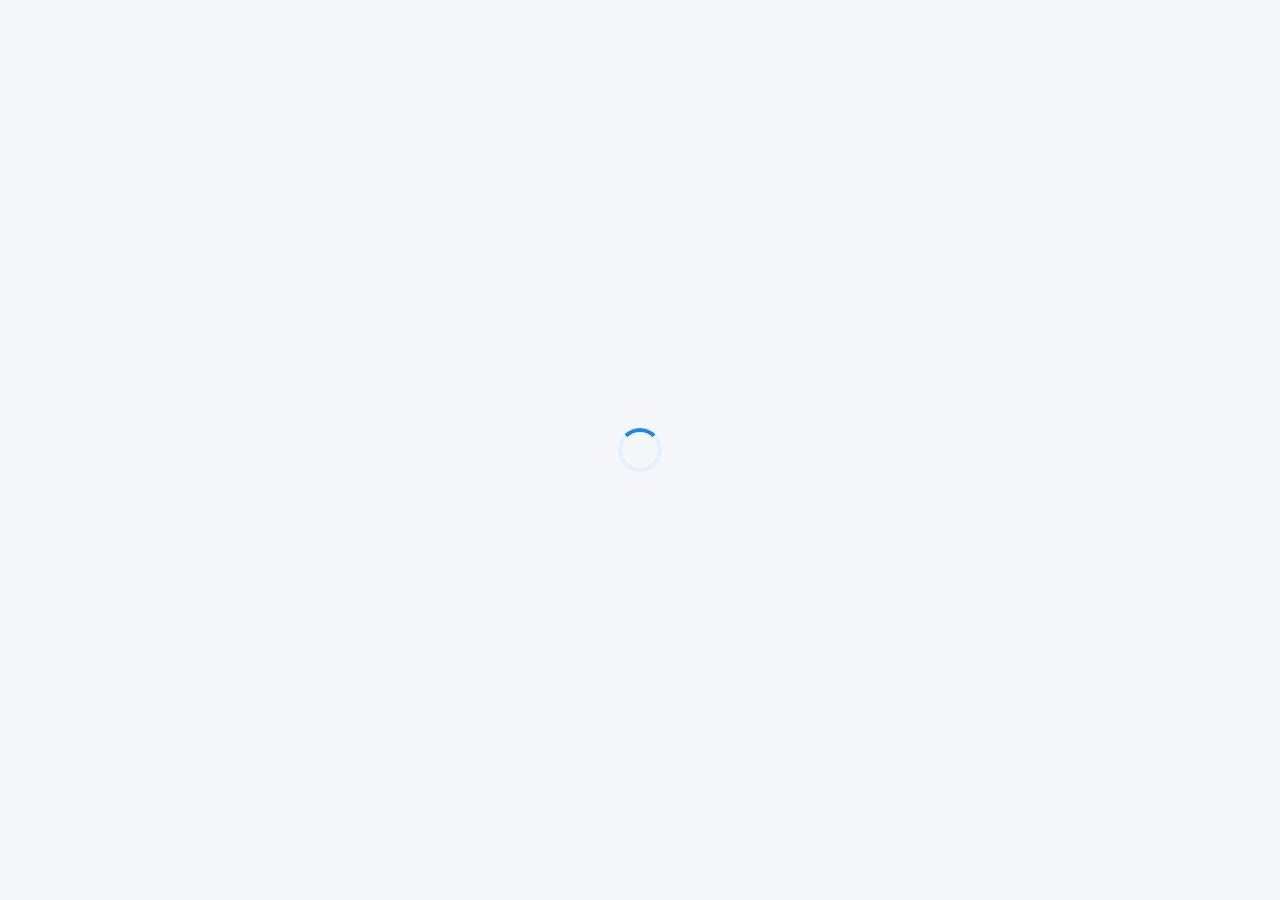
<file: review.html>
<!DOCTYPE html>
<html lang="en">
<head>
<meta charset="UTF-8" />
<meta name="viewport" content="width=device-width, initial-scale=1.0, maximum-scale=5.0, user-scalable=yes" />
<title>Review Answers | NMT CBT</title>
<link rel="icon" href="assets/icons/logo.svg" type="image/svg+xml" />
<link rel="stylesheet" href="css/style.css?v=9" />
<link rel="stylesheet" href="css/exam.css?v=20" />
<link rel="stylesheet" href="css/review.css?v=7" />
<link rel="stylesheet" href="css/responsive.css?v=6" />
</head>
<body class="review-body">
  <div class="page-loader" id="pageLoader" aria-hidden="true">
    <div class="spinner"></div>
  </div>

  <!-- PRINT REDACTION fallback: same pattern as css/exam.css's .print-redacted-message — Ctrl+P is intercepted as a keyboard shortcut (js/security.js), this covers the browser's own File > Print menu, which JS can't block. -->
  <div class="print-redacted-message">This page's content cannot be printed.</div>

  <!-- WATERMARK: same shared implementation as exam.html/result.html — the .exam-watermark class and its keyframes live in css/style.css (already loaded on this page), a static CSS background pattern with no per-page JS/data dependency at all. pointer-events:none is explicit and load-bearing in that shared rule — must never be able to intercept a click, no exceptions. -->
  <div class="exam-watermark no-print" aria-hidden="true"></div>

  <header class="topbar">
    <div class="topbar-inner container">
      <div class="brand">
        <img src="assets/icons/logo.svg" alt="" class="brand-logo" />
        <span class="brand-name">Nihongo Mock Test</span>
      </div>
      <div class="review-topbar-actions">
        <button id="darkModeToggle" class="icon-btn" type="button" aria-label="Toggle dark mode">
          <svg class="icon icon-moon" viewBox="0 0 24 24" fill="none" stroke="currentColor" stroke-width="2"><path d="M21 12.79A9 9 0 1 1 11.21 3 7 7 0 0 0 21 12.79z"/></svg>
          <svg class="icon icon-sun" viewBox="0 0 24 24" fill="none" stroke="currentColor" stroke-width="2"><circle cx="12" cy="12" r="4"/><path d="M12 2v2M12 20v2M4.93 4.93l1.41 1.41M17.66 17.66l1.41 1.41M2 12h2M20 12h2M6.34 17.66l-1.41 1.41M19.07 4.93l-1.41 1.41"/></svg>
        </button>
      </div>
    </div>
  </header>

  <!-- ZOOM CONTROLS — same application-level zoom system as exam.html (reuses
       the shared .exam-zoom-controls/.zoom-btn CSS from css/exam.css and the
       same --exam-zoom custom property). Only shown/active while in Fullscreen
       API fullscreen — see js/review.js's updateZoomModeForFullscreen(). -->
  <div class="exam-zoom-controls no-print" id="reviewZoomControls" hidden>
    <button type="button" class="zoom-btn" id="reviewZoomOutBtn" aria-label="Zoom out">−</button>
    <span class="zoom-level" id="reviewZoomLevelText" aria-live="polite">100%</span>
    <button type="button" class="zoom-btn" id="reviewZoomInBtn" aria-label="Zoom in">+</button>
  </div>

  <main class="container review-main security-protected-content">
    <div class="review-list" id="reviewList"></div>
  </main>

  <!-- FULLSCREEN REQUIREMENT — same reused pattern as exam.html's examFullscreenModal (own ids/copy, same .exam-security-modal styling from css/exam.css so nothing is duplicated). Shown before the review content is usable, and again if fullscreen is exited while reviewing. -->
  <dialog id="reviewFullscreenModal" class="modal exam-security-modal" aria-labelledby="reviewFullscreenTitle" aria-describedby="reviewFullscreenText" aria-modal="true">
    <div class="modal-body exam-security-modal-body">
      <div class="exam-security-icon" aria-hidden="true">
        <svg viewBox="0 0 24 24" fill="none" stroke="currentColor" stroke-width="2"><rect x="4" y="10" width="16" height="10" rx="2"/><path d="M8 10V7a4 4 0 0 1 8 0v3"/></svg>
      </div>
      <h2 id="reviewFullscreenTitle">Review Mode</h2>
      <p id="reviewFullscreenText">Fullscreen is required to view your answer review.</p>
      <p class="exam-security-modal-error" id="reviewFullscreenError" hidden>Please allow fullscreen mode to continue.</p>
      <div class="modal-actions exam-security-modal-actions">
        <button type="button" class="btn btn-primary exam-security-modal-btn" id="reviewFullscreenBtn">Enter Fullscreen</button>
      </div>
    </div>
  </dialog>

  <footer class="site-footer">
    <p>&copy; 2026 NihongoMockTest. All rights reserved.</p>
  </footer>

  <script type="module" src="js/review.js?v=17"></script>
</body>
</html>
</file>
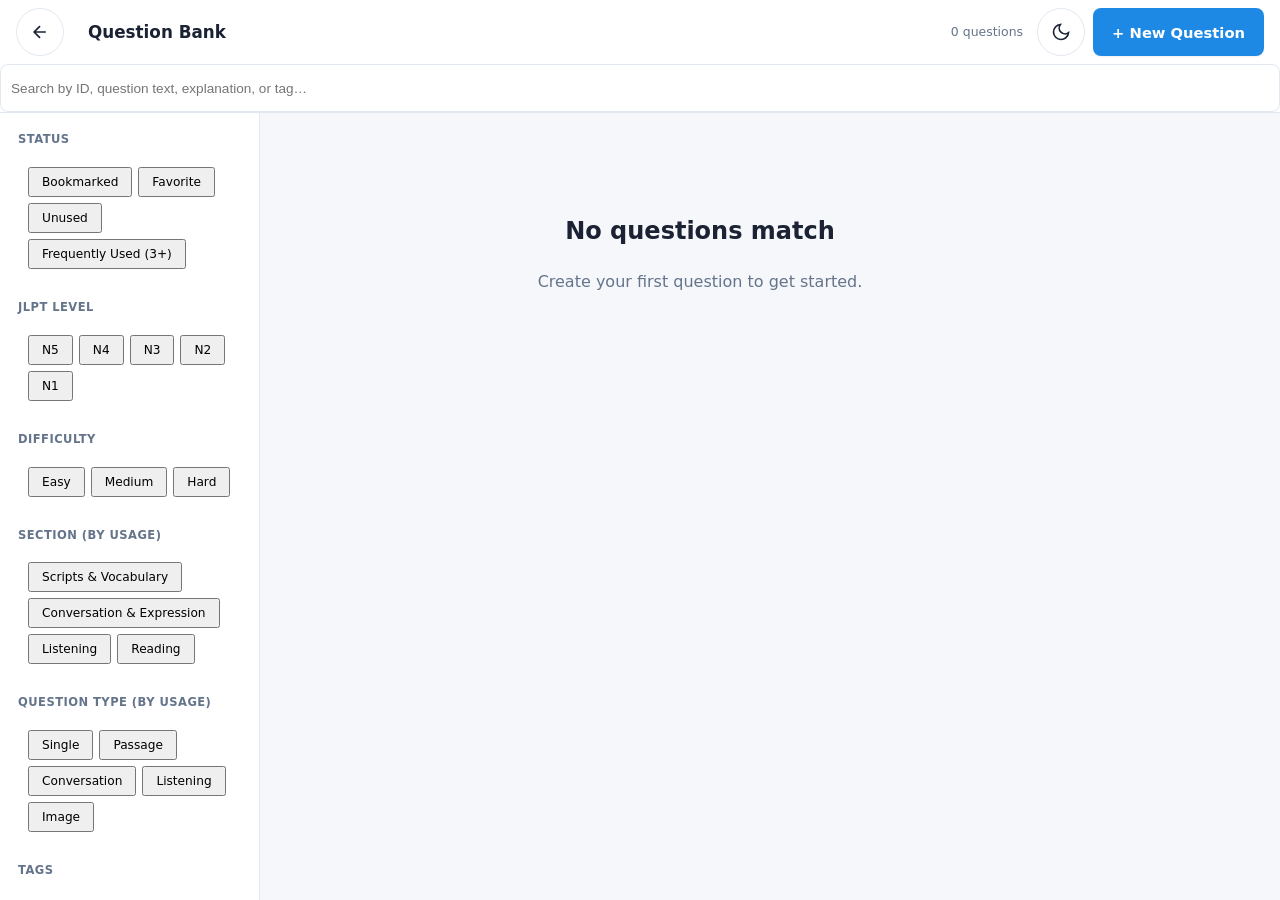
<file: admin/bank.html>
<!DOCTYPE html>
<html lang="en">
<head>
<meta charset="UTF-8" />
<meta name="viewport" content="width=device-width, initial-scale=1.0" />
<title>Question Bank | NMT Admin</title>
<link rel="icon" href="../assets/icons/logo.svg" type="image/svg+xml" />
<link rel="stylesheet" href="../css/style.css?v=9" />
<link rel="stylesheet" href="css/style.css?v=5" />
<link rel="stylesheet" href="css/editor.css?v=9" />
<link rel="stylesheet" href="css/bank.css?v=3" />
<link rel="stylesheet" href="css/responsive.css?v=5" />
</head>
<body class="admin-body">
  <div class="page-loader" id="pageLoader" aria-hidden="true"><div class="spinner"></div></div>

  <header class="editor-toolbar">
    <div class="editor-toolbar-inner">
      <a href="index.html" class="icon-btn" aria-label="Back to dashboard">
        <svg class="icon" viewBox="0 0 24 24" fill="none" stroke="currentColor" stroke-width="2"><path d="M19 12H5M12 19l-7-7 7-7"/></svg>
      </a>
      <span class="toolbar-title-input" style="font-weight:700;">Question Bank</span>
      <span class="save-status" id="bankCountLabel">0 questions</span>
      <div class="toolbar-actions">
        <button type="button" class="icon-btn" id="darkModeToggle" aria-label="Toggle dark mode">
          <svg class="icon icon-moon" viewBox="0 0 24 24" fill="none" stroke="currentColor" stroke-width="2"><path d="M21 12.79A9 9 0 1 1 11.21 3 7 7 0 0 0 21 12.79z"/></svg>
          <svg class="icon icon-sun" viewBox="0 0 24 24" fill="none" stroke="currentColor" stroke-width="2"><circle cx="12" cy="12" r="4"/><path d="M12 2v2M12 20v2M4.93 4.93l1.41 1.41M17.66 17.66l1.41 1.41M2 12h2M20 12h2M6.34 17.66l-1.41 1.41M19.07 4.93l-1.41 1.41"/></svg>
        </button>
        <button type="button" class="btn btn-primary" id="newQuestionBtn">+ New Question</button>
      </div>
    </div>
    <div class="editor-toolbar-row2">
      <input type="search" id="bankSearchInput" class="text-input text-input-sm" placeholder="Search by ID, question text, explanation, or tag…" aria-label="Search question bank" />
    </div>
  </header>

  <div class="bank-layout">
    <!-- LEFT: filters -->
    <aside class="bank-filters" id="bankFiltersPanel">
      <div class="bank-filter-group">
        <h3>Status</h3>
        <div class="filter-chip-row">
          <button type="button" class="filter-chip" data-status="bookmarked">Bookmarked</button>
          <button type="button" class="filter-chip" data-status="favorite">Favorite</button>
          <button type="button" class="filter-chip" data-status="unused">Unused</button>
          <button type="button" class="filter-chip" data-status="frequent">Frequently Used (3+)</button>
        </div>
      </div>

      <div class="bank-filter-group">
        <h3>JLPT Level</h3>
        <div class="filter-chip-row">
          <button type="button" class="filter-chip" data-jlpt="N5">N5</button>
          <button type="button" class="filter-chip" data-jlpt="N4">N4</button>
          <button type="button" class="filter-chip" data-jlpt="N3">N3</button>
          <button type="button" class="filter-chip" data-jlpt="N2">N2</button>
          <button type="button" class="filter-chip" data-jlpt="N1">N1</button>
        </div>
      </div>

      <div class="bank-filter-group">
        <h3>Difficulty</h3>
        <div class="filter-chip-row">
          <button type="button" class="filter-chip" data-difficulty="easy">Easy</button>
          <button type="button" class="filter-chip" data-difficulty="medium">Medium</button>
          <button type="button" class="filter-chip" data-difficulty="hard">Hard</button>
        </div>
      </div>

      <div class="bank-filter-group">
        <h3>Section (by usage)</h3>
        <div class="filter-chip-row">
          <button type="button" class="filter-chip" data-section="Scripts">Scripts &amp; Vocabulary</button>
          <button type="button" class="filter-chip" data-section="Conversation">Conversation &amp; Expression</button>
          <button type="button" class="filter-chip" data-section="Listening">Listening</button>
          <button type="button" class="filter-chip" data-section="Reading">Reading</button>
        </div>
      </div>

      <div class="bank-filter-group">
        <h3>Question Type (by usage)</h3>
        <div class="filter-chip-row">
          <button type="button" class="filter-chip" data-type="single">Single</button>
          <button type="button" class="filter-chip" data-type="passage_group">Passage</button>
          <button type="button" class="filter-chip" data-type="conversation_group">Conversation</button>
          <button type="button" class="filter-chip" data-type="listening_group">Listening</button>
          <button type="button" class="filter-chip" data-type="image_group">Image</button>
        </div>
      </div>

      <div class="bank-filter-group">
        <h3>Tags</h3>
        <div class="filter-chip-row" id="bankTagFilterRow"></div>
      </div>

      <button type="button" class="btn btn-ghost btn-block" id="clearFiltersBtn">Clear all filters</button>
    </aside>

    <!-- CENTER: question list -->
    <main class="bank-list-panel" id="bankListPanel"></main>
  </div>

  <dialog id="deleteWarningModal" class="modal">
    <div class="modal-body">
      <h2>This question is still in use</h2>
      <p id="deleteWarningText"></p>
      <div class="modal-actions">
        <button type="button" class="btn btn-secondary" id="cancelDeleteBtn">Cancel</button>
        <button type="button" class="btn btn-primary" id="confirmDeleteAnywayBtn" style="background: var(--color-danger);">Delete Anyway</button>
      </div>
    </div>
  </dialog>

  <script type="module" src="js/bank.js?v=6"></script>
</body>
</html>
</file>
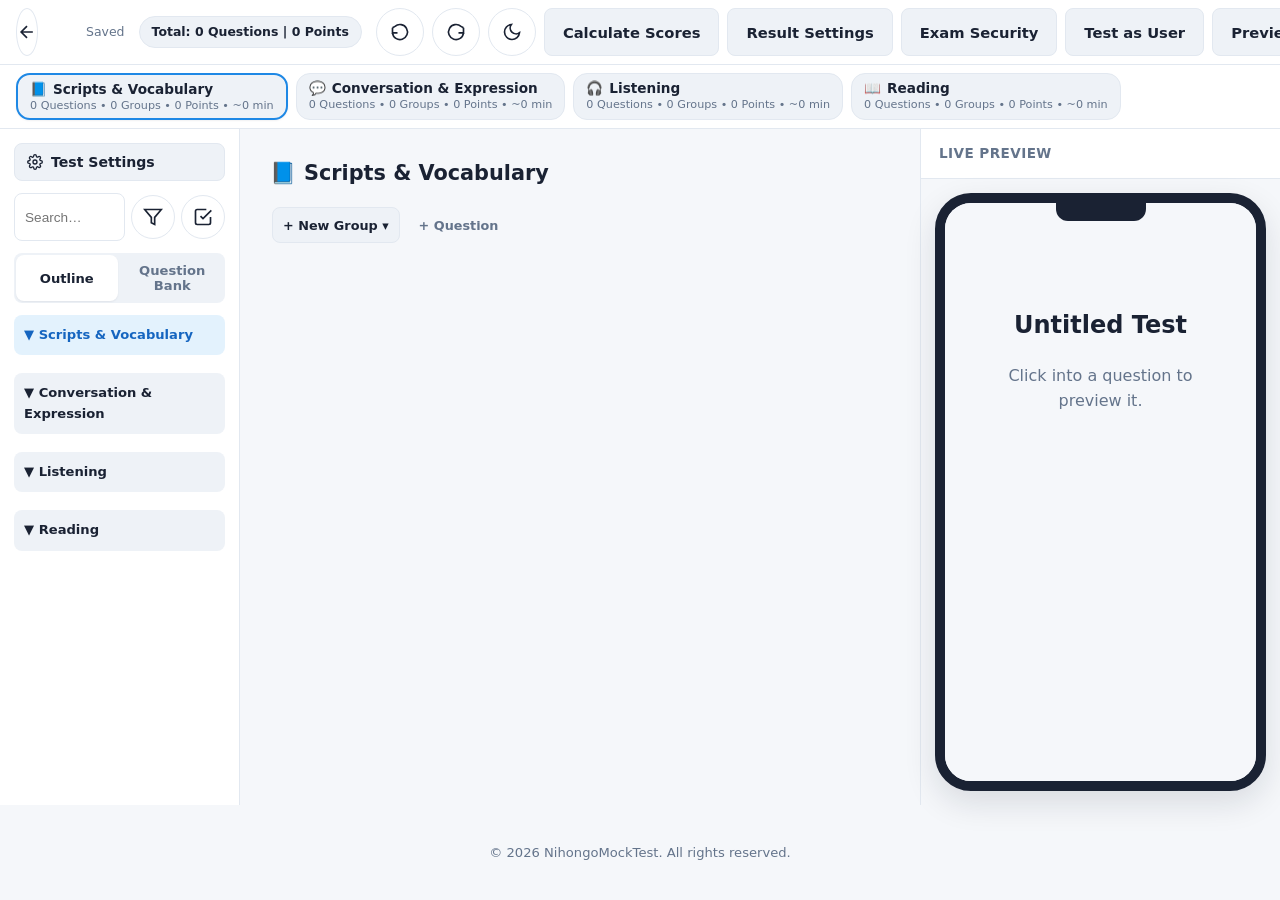
<file: admin/editor.html>
<!DOCTYPE html>
<html lang="en">
<head>
<meta charset="UTF-8" />
<meta name="viewport" content="width=device-width, initial-scale=1.0" />
<title>Editor | NMT Admin</title>
<link rel="icon" href="../assets/icons/logo.svg" type="image/svg+xml" />
<link rel="stylesheet" href="../css/style.css?v=9" />
<link rel="stylesheet" href="../css/exam.css?v=20" />
<link rel="stylesheet" href="../css/review.css?v=7" />
<link rel="stylesheet" href="css/style.css?v=5" />
<link rel="stylesheet" href="css/editor.css?v=9" />
<link rel="stylesheet" href="css/responsive.css?v=5" />
</head>
<body class="admin-body">
  <div class="page-loader" id="pageLoader" aria-hidden="true"><div class="spinner"></div></div>

  <!-- STICKY TOOLBAR -->
  <header class="editor-toolbar">
    <div class="editor-toolbar-inner">
      <a href="index.html" class="icon-btn" aria-label="Back to dashboard">
        <svg class="icon" viewBox="0 0 24 24" fill="none" stroke="currentColor" stroke-width="2"><path d="M19 12H5M12 19l-7-7 7-7"/></svg>
      </a>
      <input type="text" id="testTitleInput" class="toolbar-title-input" placeholder="Untitled Test" aria-label="Test title" />
      <span class="save-status" id="saveStatus">Saved</span>
      <span class="total-score-badge" id="totalScoreBadge" title="Total questions and points across all 4 sections"></span>

      <div class="toolbar-actions">
        <button type="button" class="icon-btn" id="undoBtn" aria-label="Undo (Ctrl+Z)" title="Undo (Ctrl+Z)" disabled>
          <svg class="icon" viewBox="0 0 24 24" fill="none" stroke="currentColor" stroke-width="2"><path d="M3 7v6h6"/><path d="M3 13a9 9 0 1 0 3-7.7L3 7"/></svg>
        </button>
        <button type="button" class="icon-btn" id="redoBtn" aria-label="Redo (Ctrl+Y)" title="Redo (Ctrl+Y)" disabled>
          <svg class="icon" viewBox="0 0 24 24" fill="none" stroke="currentColor" stroke-width="2"><path d="M21 7v6h-6"/><path d="M21 13a9 9 0 1 1-3-7.7L21 7"/></svg>
        </button>
        <button type="button" class="icon-btn" id="toolbarDarkModeToggle" aria-label="Toggle dark mode">
          <svg class="icon icon-moon" viewBox="0 0 24 24" fill="none" stroke="currentColor" stroke-width="2"><path d="M21 12.79A9 9 0 1 1 11.21 3 7 7 0 0 0 21 12.79z"/></svg>
          <svg class="icon icon-sun" viewBox="0 0 24 24" fill="none" stroke="currentColor" stroke-width="2"><circle cx="12" cy="12" r="4"/><path d="M12 2v2M12 20v2M4.93 4.93l1.41 1.41M17.66 17.66l1.41 1.41M2 12h2M20 12h2M6.34 17.66l-1.41 1.41M19.07 4.93l-1.41 1.41"/></svg>
        </button>
        <button type="button" class="btn btn-secondary" id="calculateScoresBtn">Calculate Scores</button>
        <button type="button" class="btn btn-secondary" id="resultSettingsBtn">Result Settings</button>
        <button type="button" class="btn btn-secondary" id="securitySettingsBtn">Exam Security</button>
        <button type="button" class="btn btn-secondary" id="testAsUserBtn">Test as User</button>
        <button type="button" class="btn btn-secondary" id="previewFullBtn">Preview</button>
        <button type="button" class="btn btn-primary" id="exportBtn">Export JSON</button>
        <button type="button" class="btn btn-primary" id="publishBtn">Publish to Supabase</button>
      </div>
    </div>

  </header>

  <!-- SECTION TABS — the 4 fixed JFT sections. Clicking a tab switches which section is shown below (Google-Forms style). -->
  <nav class="progress-bar-sections" id="progressBarSections" aria-label="Section navigation"></nav>

  <!-- Mobile-only (<900px): swaps the main content area between the editor and the live preview — replaces a floating toggle button with an explicit, always-visible control. -->
  <div class="mobile-edit-preview-tabs" id="mobileEditPreviewTabs" role="tablist">
    <button type="button" class="mobile-ep-tab active" data-view="edit" role="tab" aria-selected="true">Edit</button>
    <button type="button" class="mobile-ep-tab" data-view="preview" role="tab" aria-selected="false">Preview</button>
  </div>

  <!-- SELECTION TOOLBAR — floating at the bottom, appears only once at least one checkbox is checked. No nested dropdowns: Move/Merge/Convert open a centered dialog instead. -->
  <div class="selection-toolbar" id="selectionToolbar" hidden>
    <span class="selection-toolbar-count" id="selectionCount">0 Questions Selected</span>
    <div class="selection-toolbar-actions">
      <button type="button" class="btn btn-secondary btn-sm" id="selRequiredOnBtn">Required ON</button>
      <button type="button" class="btn btn-secondary btn-sm" id="selRequiredOffBtn">Required OFF</button>
      <button type="button" class="btn btn-secondary btn-sm" id="selBookmarkBtn">Bookmark</button>
      <button type="button" class="btn btn-secondary btn-sm" id="selUnbookmarkBtn">Remove Bookmark</button>
      <button type="button" class="btn btn-secondary btn-sm" id="selDuplicateBtn">Duplicate</button>
      <button type="button" class="btn btn-secondary btn-sm" id="selMoveBtn">Move</button>
      <button type="button" class="btn btn-secondary btn-sm" id="selMergeBtn">Merge</button>
      <button type="button" class="btn btn-secondary btn-sm" id="selConvertBtn">Convert</button>
      <button type="button" class="btn btn-secondary btn-sm" id="selUngroupBtn">Ungroup</button>
      <button type="button" class="btn btn-ghost btn-sm" id="selDeleteBtn" style="color: var(--color-danger);">Delete</button>
      <button type="button" class="icon-btn icon-btn-sm" id="selCancelBtn" aria-label="Cancel selection">✕</button>
    </div>
  </div>

  <div class="editor-layout">
    <!-- LEFT SIDEBAR: Outline (Google-Forms-style question list) / Question Bank -->
    <aside class="editor-sidebar">
      <button type="button" class="sidebar-settings-btn" id="settingsNavBtn">
        <svg class="icon" viewBox="0 0 24 24" fill="none" stroke="currentColor" stroke-width="2"><circle cx="12" cy="12" r="3"/><path d="M19.4 15a1.65 1.65 0 0 0 .33 1.82l.06.06a2 2 0 1 1-2.83 2.83l-.06-.06a1.65 1.65 0 0 0-1.82-.33 1.65 1.65 0 0 0-1 1.51V21a2 2 0 0 1-4 0v-.09A1.65 1.65 0 0 0 9 19.4a1.65 1.65 0 0 0-1.82.33l-.06.06a2 2 0 1 1-2.83-2.83l.06-.06a1.65 1.65 0 0 0 .33-1.82 1.65 1.65 0 0 0-1.51-1H3a2 2 0 0 1 0-4h.09A1.65 1.65 0 0 0 4.6 9a1.65 1.65 0 0 0-.33-1.82l-.06-.06a2 2 0 1 1 2.83-2.83l.06.06a1.65 1.65 0 0 0 1.82.33H9a1.65 1.65 0 0 0 1-1.51V3a2 2 0 0 1 4 0v.09a1.65 1.65 0 0 0 1 1.51 1.65 1.65 0 0 0 1.82-.33l.06-.06a2 2 0 1 1 2.83 2.83l-.06.06a1.65 1.65 0 0 0-.33 1.82V9a1.65 1.65 0 0 0 1.51 1H21a2 2 0 0 1 0 4h-.09a1.65 1.65 0 0 0-1.51 1z"/></svg>
        Test Settings
      </button>

      <div class="sidebar-toolbar-row" id="sidebarToolbarRow">
        <input type="search" id="sidebarSearchInput" class="text-input text-input-sm" placeholder="Search…" aria-label="Search questions" />
        <div class="dropdown">
          <button type="button" class="icon-btn icon-btn-sm" id="filterMenuBtn" aria-label="Filters" title="Filters">
            <svg class="icon" viewBox="0 0 24 24" fill="none" stroke="currentColor" stroke-width="2"><path d="M22 3H2l8 9.46V19l4 2v-8.54L22 3z"/></svg>
          </button>
          <div class="dropdown-menu dropdown-menu-filters" id="filterMenu" hidden>
            <div class="filter-chip-row" id="filterChipRow">
              <button type="button" class="filter-chip active" data-filter="all">All</button>
              <button type="button" class="filter-chip" data-filter="reading">Reading</button>
              <button type="button" class="filter-chip" data-filter="listening">Listening</button>
              <button type="button" class="filter-chip" data-filter="passage">Passage Groups</button>
              <button type="button" class="filter-chip" data-filter="standalone">Standalone</button>
              <button type="button" class="filter-chip" data-filter="bookmarked">Bookmarked</button>
              <button type="button" class="filter-chip" data-filter="incomplete">Incomplete</button>
            </div>
          </div>
        </div>
        <div class="popover-anchor">
          <button type="button" class="icon-btn icon-btn-sm" id="selectPanelBtn" aria-label="Select" title="Select">
            <svg class="icon" viewBox="0 0 24 24" fill="none" stroke="currentColor" stroke-width="2"><path d="M9 11l3 3L22 4"/><path d="M21 12v7a2 2 0 0 1-2 2H5a2 2 0 0 1-2-2V5a2 2 0 0 1 2-2h11"/></svg>
          </button>
          <div class="select-panel" id="selectPanel" hidden>
            <button type="button" id="selectAllBtn">Select All</button>
            <button type="button" id="selectSectionBtn">Select Current Section</button>
            <button type="button" id="selectGroupBtn">Select Current Group</button>
            <button type="button" id="invertSelectionBtn">Invert Selection</button>
            <button type="button" id="clearSelectionMenuBtn">Clear Selection</button>
          </div>
        </div>
      </div>

      <div class="sidebar-tabs" role="tablist">
        <button type="button" class="sidebar-tab active" id="outlineTabBtn" role="tab" aria-selected="true">Outline</button>
        <button type="button" class="sidebar-tab" id="bankTabBtn" role="tab" aria-selected="false">Question Bank</button>
      </div>

      <div class="sidebar-tree" id="sidebarTree" aria-label="Test outline"></div>

      <div class="bank-panel" id="bankPanel" hidden>
        <input type="search" id="bankSearchInput" class="text-input text-input-sm" placeholder="Search the question bank…" aria-label="Search question bank" />
        <p class="bank-panel-hint">Click a question to add it to the end of your last section (as a reference — no copy is made). <a href="bank.html" target="_blank">Open full Question Bank ↗</a></p>
        <div class="bank-panel-list" id="bankPanelList"></div>
      </div>
    </aside>

    <!-- CENTER: scrollable document editor (sections -> groups -> question cards) -->
    <main class="editor-form-panel" id="editorFormPanel"></main>

    <!-- RIGHT: live preview, phone-framed -->
    <aside class="editor-preview-pane">
      <div class="preview-pane-header">Live Preview</div>
      <div class="phone-frame">
        <div class="phone-frame-notch"></div>
        <div class="preview-pane-body exam-body" id="previewPaneContent"></div>
      </div>
    </aside>
  </div>

  <button type="button" class="mobile-panel-toggle" id="mobileSidebarToggle" aria-label="Toggle outline">
    <svg class="icon" viewBox="0 0 24 24" fill="none" stroke="currentColor" stroke-width="2"><line x1="3" y1="6" x2="21" y2="6"/><line x1="3" y1="12" x2="21" y2="12"/><line x1="3" y1="18" x2="21" y2="18"/></svg>
  </button>

  <!-- MOVE DIALOG — replaces the removed Move ▾ dropdown -->
  <dialog id="moveDialog" class="modal">
    <div class="modal-body">
      <h2>Move Selected Questions</h2>
      <div class="dialog-radio-list" id="moveDialogOptions"></div>
      <div class="modal-actions">
        <button type="button" class="btn btn-secondary" id="moveDialogCancelBtn">Cancel</button>
        <button type="button" class="btn btn-primary" id="moveDialogConfirmBtn" disabled>Move</button>
      </div>
    </div>
  </dialog>

  <!-- MERGE DIALOG — replaces the removed Merge ▾ dropdown -->
  <dialog id="mergeDialog" class="modal">
    <div class="modal-body">
      <h2>Merge Into</h2>
      <div class="dialog-radio-list" id="mergeDialogOptions"></div>
      <div class="modal-actions">
        <button type="button" class="btn btn-secondary" id="mergeDialogCancelBtn">Cancel</button>
        <button type="button" class="btn btn-primary" id="mergeDialogConfirmBtn" disabled>Merge</button>
      </div>
    </div>
  </dialog>

  <!-- CONVERT DIALOG — replaces the removed Convert ▾ dropdown; large tappable cards, converts on click -->
  <dialog id="convertDialog" class="modal modal-convert">
    <div class="modal-body">
      <h2>Convert To</h2>
      <div class="convert-card-grid" id="convertDialogOptions"></div>
      <div class="modal-actions">
        <button type="button" class="btn btn-secondary" id="convertDialogCancelBtn">Cancel</button>
      </div>
    </div>
  </dialog>

  <!-- CALCULATE SCORES MODAL -->
  <dialog id="scoresDialog" class="modal modal-scores">
    <div class="modal-body">
      <h2>Score Summary</h2>
      <div id="scoresContent"></div>
      <div class="modal-actions">
        <button type="button" class="btn btn-secondary" id="scoresRecalculateBtn">Recalculate</button>
        <button type="button" class="btn btn-primary" id="scoresCloseBtn">Close</button>
      </div>
    </div>
  </dialog>

  <!-- RESULT SETTINGS MODAL — configures the JFT-style student result screen (title, score range/passing/conversion mode, bilingual messages, section display names) -->
  <dialog id="resultSettingsDialog" class="modal modal-result-settings">
    <div class="modal-body">
      <h2>Result Settings</h2>
      <p class="import-panel-desc">Controls what students see on the final Test Results screen after submitting.</p>
      <div id="resultSettingsContent"></div>
      <div class="modal-actions">
        <button type="button" class="btn btn-secondary" id="resultSettingsCloseBtn">Close</button>
      </div>
    </div>
  </dialog>

  <!-- EXAM SECURITY SETTINGS MODAL — this project has no server, so this configures browser-level deterrence only (see the honesty note in js/security.js); it does not and cannot provide real, unbypassable exam security. -->
  <dialog id="securitySettingsDialog" class="modal modal-result-settings">
    <div class="modal-body">
      <h2>Exam Security</h2>
      <p class="import-panel-desc">Browser-level deterrence for the live exam (Test as User uses these too). This is a static site with no server — these are real, useful restrictions but not an unbypassable guarantee; see js/security.js for exactly what is and isn't enforceable.</p>
      <div id="securitySettingsContent"></div>
      <div class="modal-actions">
        <button type="button" class="btn btn-secondary" id="securitySettingsCloseBtn">Close</button>
      </div>
    </div>
  </dialog>

  <dialog id="validationModal" class="modal">
    <div class="modal-body">
      <h2>Fix these before exporting</h2>
      <ul class="validation-error-list" id="validationErrorList"></ul>
      <div class="modal-actions">
        <button type="button" class="btn btn-primary" id="closeValidationBtn">Close</button>
      </div>
    </div>
  </dialog>

  <footer class="site-footer">
    <p>&copy; 2026 NihongoMockTest. All rights reserved.</p>
  </footer>

  <script type="module" src="js/editor.js?v=22"></script>
</body>
</html>
</file>
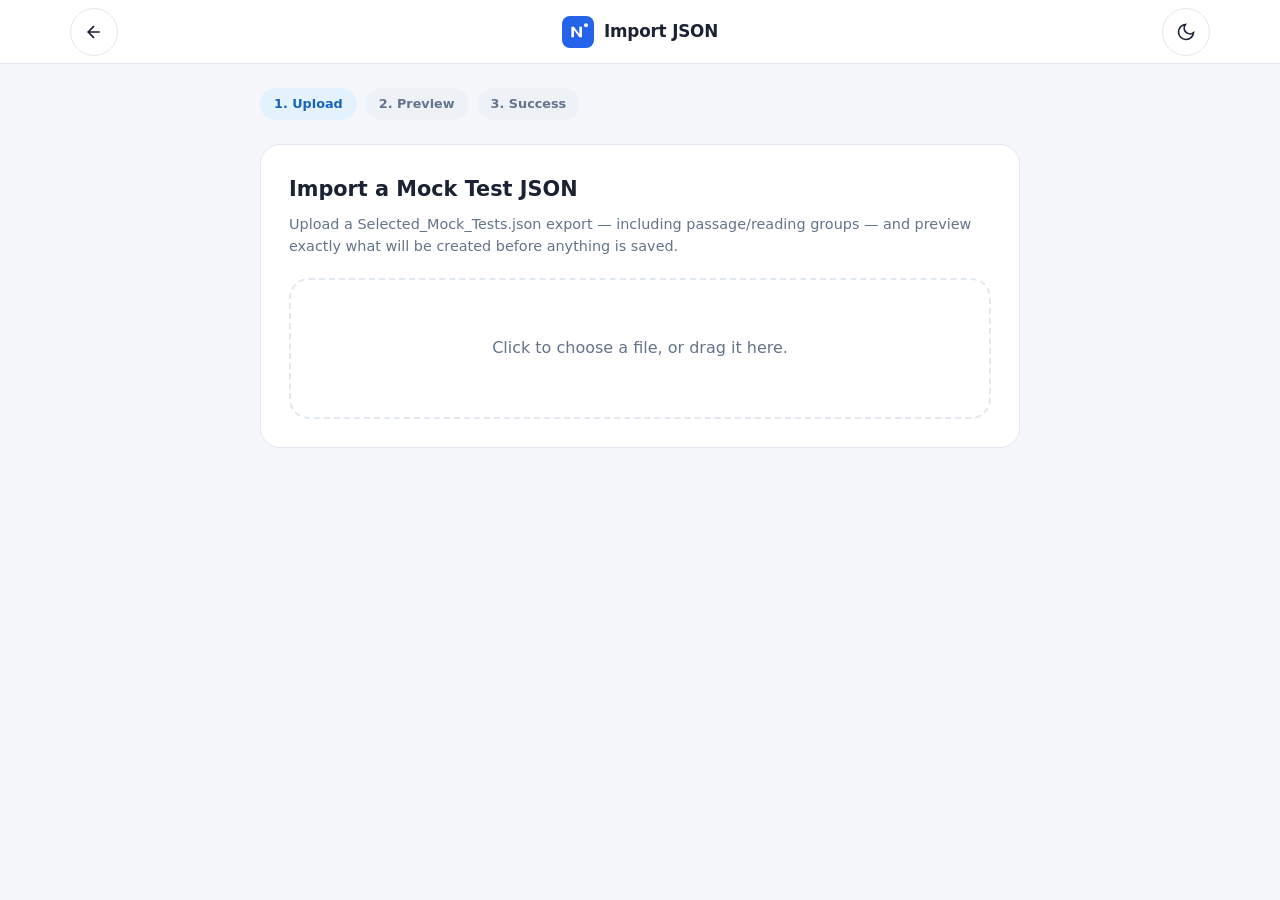
<file: admin/import.html>
<!DOCTYPE html>
<html lang="en">
<head>
<meta charset="UTF-8" />
<meta name="viewport" content="width=device-width, initial-scale=1.0" />
<title>Import JSON | NMT Admin</title>
<link rel="icon" href="../assets/icons/logo.svg" type="image/svg+xml" />
<link rel="stylesheet" href="../css/style.css?v=9" />
<link rel="stylesheet" href="css/style.css?v=5" />
<link rel="stylesheet" href="css/import.css?v=1" />
<link rel="stylesheet" href="css/responsive.css?v=5" />
</head>
<body>
  <div class="page-loader" id="pageLoader" aria-hidden="true"><div class="spinner"></div></div>

  <header class="topbar">
    <div class="topbar-inner container">
      <a href="index.html" class="icon-btn" aria-label="Back to dashboard">
        <svg class="icon" viewBox="0 0 24 24" fill="none" stroke="currentColor" stroke-width="2"><path d="M19 12H5M12 19l-7-7 7-7"/></svg>
      </a>
      <div class="brand">
        <img src="../assets/icons/logo.svg" alt="" class="brand-logo" />
        <span class="brand-name">Import JSON</span>
      </div>
      <button id="darkModeToggle" class="icon-btn" type="button" aria-label="Toggle dark mode">
        <svg class="icon icon-moon" viewBox="0 0 24 24" fill="none" stroke="currentColor" stroke-width="2"><path d="M21 12.79A9 9 0 1 1 11.21 3 7 7 0 0 0 21 12.79z"/></svg>
        <svg class="icon icon-sun" viewBox="0 0 24 24" fill="none" stroke="currentColor" stroke-width="2"><circle cx="12" cy="12" r="4"/><path d="M12 2v2M12 20v2M4.93 4.93l1.41 1.41M17.66 17.66l1.41 1.41M2 12h2M20 12h2M6.34 17.66l-1.41 1.41M19.07 4.93l-1.41 1.41"/></svg>
      </button>
    </div>
  </header>

  <main class="container import-main">

    <!-- STEP INDICATOR -->
    <div class="import-steps" id="importSteps">
      <span class="import-step active" data-step="upload">1. Upload</span>
      <span class="import-step" data-step="preview">2. Preview</span>
      <span class="import-step" data-step="success">3. Success</span>
    </div>

    <!-- STEP: UPLOAD + VALIDATE -->
    <section class="import-panel" id="uploadStep">
      <h1 class="import-panel-title">Import a Mock Test JSON</h1>
      <p class="import-panel-desc">Upload a Selected_Mock_Tests.json export — including passage/reading groups — and preview exactly what will be created before anything is saved.</p>

      <div class="import-drop-zone" id="importDropZone">
        <p>Click to choose a file, or drag it here.</p>
      </div>
      <input type="file" id="importFileInput" accept="application/json,.json" hidden />

      <div class="import-validation-errors" id="validationErrors" hidden>
        <h3>This file can't be imported yet:</h3>
        <ul class="validation-error-list" id="validationErrorList"></ul>
      </div>
    </section>

    <!-- STEP: PREVIEW -->
    <section class="import-panel" id="previewStep" hidden>
      <h1 class="import-panel-title">Preview Import</h1>
      <p class="import-panel-desc" id="previewFileName"></p>

      <div class="stat-grid import-stat-grid" id="previewStatGrid"></div>

      <h3 class="import-subheading">By Section</h3>
      <div class="import-section-breakdown" id="previewSectionBreakdown"></div>

      <div id="previewWarningsBlock" hidden>
        <h3 class="import-subheading">Notes</h3>
        <ul class="import-note-list" id="previewWarningsList"></ul>
      </div>

      <div id="previewImageConflictsBlock" hidden>
        <h3 class="import-subheading">⚠ Can't attach these images per-question</h3>
        <p class="import-panel-desc">This project's schema allows one shared image per passage group. These questions have their own separate image in the source, in addition to the group's — the group's shared image is kept; each question's own extra image below is not attached anywhere and will show as a data-loss item in the final report.</p>
        <ul class="import-note-list" id="previewImageConflictsList"></ul>
      </div>

      <div id="previewCollisionsBlock" hidden>
        <h3 class="import-subheading">Already in your Question Bank</h3>
        <ul class="import-note-list" id="previewCollisionsList"></ul>
        <div class="dialog-radio-list" id="duplicateResolutionOptions">
          <label class="dialog-radio-option">
            <input type="radio" name="duplicateResolution" value="use-existing" checked />
            <span>Use Existing — keep the current Question Bank entry as-is for these ids</span>
          </label>
          <label class="dialog-radio-option">
            <input type="radio" name="duplicateResolution" value="create-copy" />
            <span>Create Copy — import these as new Question Bank entries with new ids</span>
          </label>
        </div>
      </div>

      <div id="previewAmbiguousBlock" hidden>
        <h3 class="import-subheading">Flagged for manual review</h3>
        <p class="import-panel-desc">These had no strong signal for which section they belong in — assigned by best guess, worth a quick check after import.</p>
        <ul class="import-note-list" id="previewAmbiguousList"></ul>
      </div>

      <h3 class="import-subheading">Import As</h3>
      <div class="dialog-radio-list" id="importModeOptions">
        <label class="dialog-radio-option">
          <input type="radio" name="importMode" value="new" checked />
          <span>Import as New Test</span>
        </label>
        <label class="dialog-radio-option">
          <input type="radio" name="importMode" value="replace" />
          <span>Replace Existing Test</span>
        </label>
      </div>
      <div class="dialog-radio-list" id="replaceTargetList" hidden></div>

      <div class="modal-actions import-actions">
        <button type="button" class="btn btn-secondary" id="previewCancelBtn">Cancel</button>
        <button type="button" class="btn btn-primary" id="previewImportBtn">Import</button>
      </div>
    </section>

    <!-- STEP: SUCCESS -->
    <section class="import-panel" id="successStep" hidden>
      <h1 class="import-panel-title">✓ Import Complete</h1>

      <div class="import-report-columns">
        <div class="import-report-col">
          <h3 class="import-subheading">Source</h3>
          <ul class="import-report-list" id="sourceReportList"></ul>
        </div>
        <div class="import-report-col">
          <h3 class="import-subheading">Imported</h3>
          <ul class="import-report-list" id="importedReportList"></ul>
        </div>
      </div>

      <p class="import-report-line" id="dataLossLine"></p>
      <p class="import-report-line" id="duplicatesLine"></p>

      <div id="mismatchBlock" hidden>
        <h3 class="import-subheading">⚠ Fields that didn't match after import</h3>
        <ul class="import-note-list" id="mismatchList"></ul>
      </div>

      <div id="successAmbiguousBlock" hidden>
        <h3 class="import-subheading">Requires manual section review</h3>
        <ul class="import-note-list" id="successAmbiguousList"></ul>
      </div>

      <div class="modal-actions import-actions">
        <a href="index.html" class="btn btn-secondary">Back to Dashboard</a>
        <button type="button" class="btn btn-primary" id="openImportedTestBtn">Open Imported Test</button>
      </div>
    </section>

  </main>

  <script type="module" src="js/importPage.js?v=5"></script>
</body>
</html>
</file>
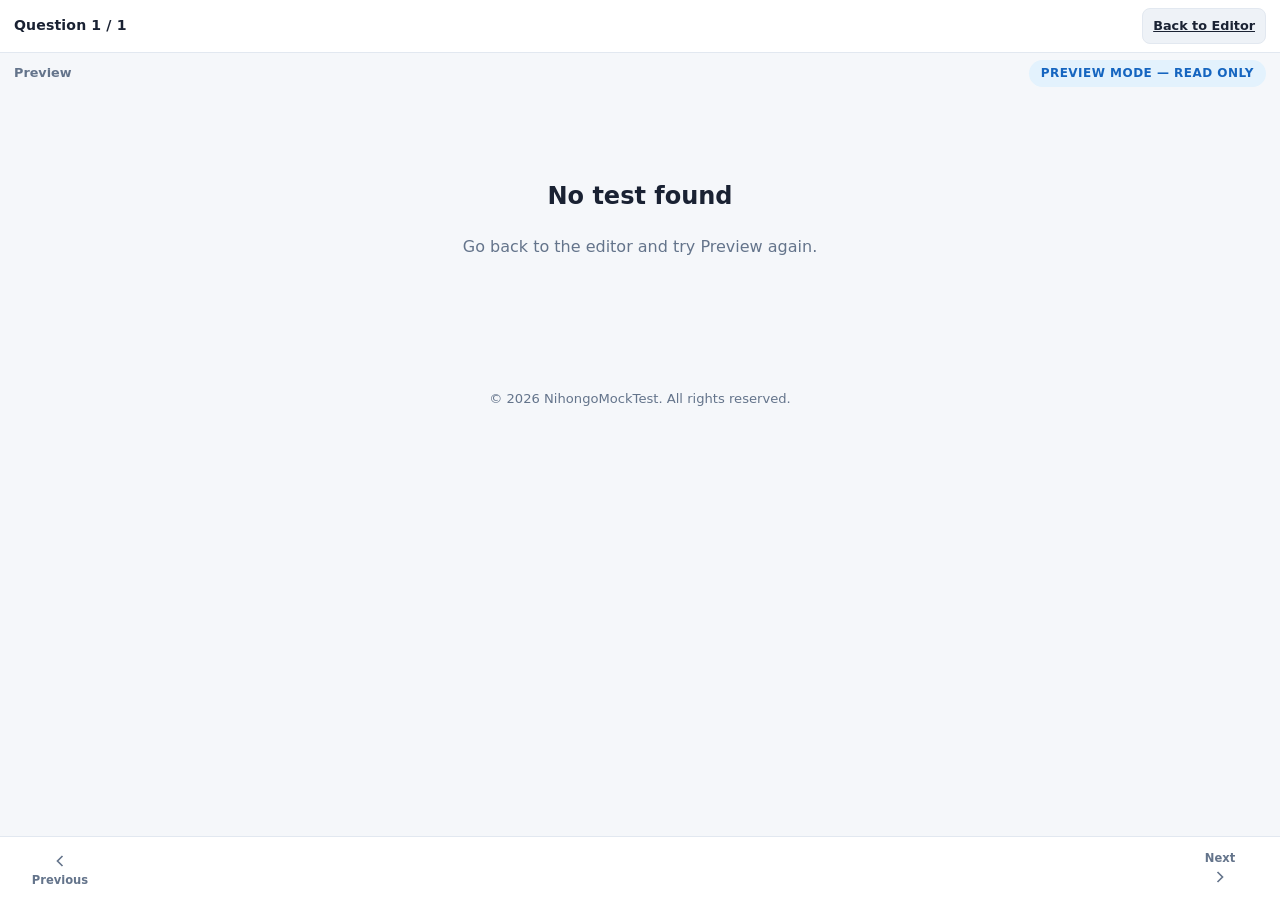
<file: admin/preview.html>
<!DOCTYPE html>
<html lang="en">
<head>
<meta charset="UTF-8" />
<meta name="viewport" content="width=device-width, initial-scale=1.0" />
<title>Preview | NMT Admin</title>
<link rel="icon" href="../assets/icons/logo.svg" type="image/svg+xml" />
<link rel="stylesheet" href="../css/style.css?v=9" />
<link rel="stylesheet" href="../css/exam.css?v=20" />
<link rel="stylesheet" href="../css/review.css?v=7" />
<link rel="stylesheet" href="css/style.css?v=5" />
<link rel="stylesheet" href="css/editor.css?v=9" />
<link rel="stylesheet" href="css/responsive.css?v=5" />
</head>
<body class="exam-body">
  <div class="page-loader" id="pageLoader" aria-hidden="true"><div class="spinner"></div></div>

  <header class="exam-topbar">
    <div class="exam-topbar-inner">
      <span class="exam-progress-text" id="previewProgressText">Question 1 / 1</span>
      <a href="editor.html" class="btn btn-secondary btn-sm">Back to Editor</a>
    </div>
  </header>

  <div class="exam-util-row">
    <span class="exam-test-title" id="previewTestTitle">Preview</span>
    <span class="badge badge-category">Preview mode — read only</span>
  </div>

  <div class="section-banner" id="sectionBanner" hidden>
    <span class="section-banner-index" id="sectionBannerIndex">Section 1 of 4</span>
    <h1 class="section-banner-title" id="sectionBannerTitle">Section</h1>
  </div>

  <main class="exam-main">
    <div id="previewRoot"></div>
  </main>

  <nav class="bottom-nav" style="grid-template-columns: 1fr 1fr;">
    <button type="button" class="bottom-nav-btn" id="previewPrevBtn">
      <svg class="icon" viewBox="0 0 24 24" fill="none" stroke="currentColor" stroke-width="2"><path d="M15 18l-6-6 6-6"/></svg>
      <span>Previous</span>
    </button>
    <button type="button" class="bottom-nav-btn" id="previewNextBtn">
      <span>Next</span>
      <svg class="icon" viewBox="0 0 24 24" fill="none" stroke="currentColor" stroke-width="2"><path d="M9 18l6-6-6-6"/></svg>
    </button>
  </nav>

  <footer class="site-footer">
    <p>&copy; 2026 NihongoMockTest. All rights reserved.</p>
  </footer>

  <script type="module" src="js/preview.js?v=13"></script>
</body>
</html>
</file>
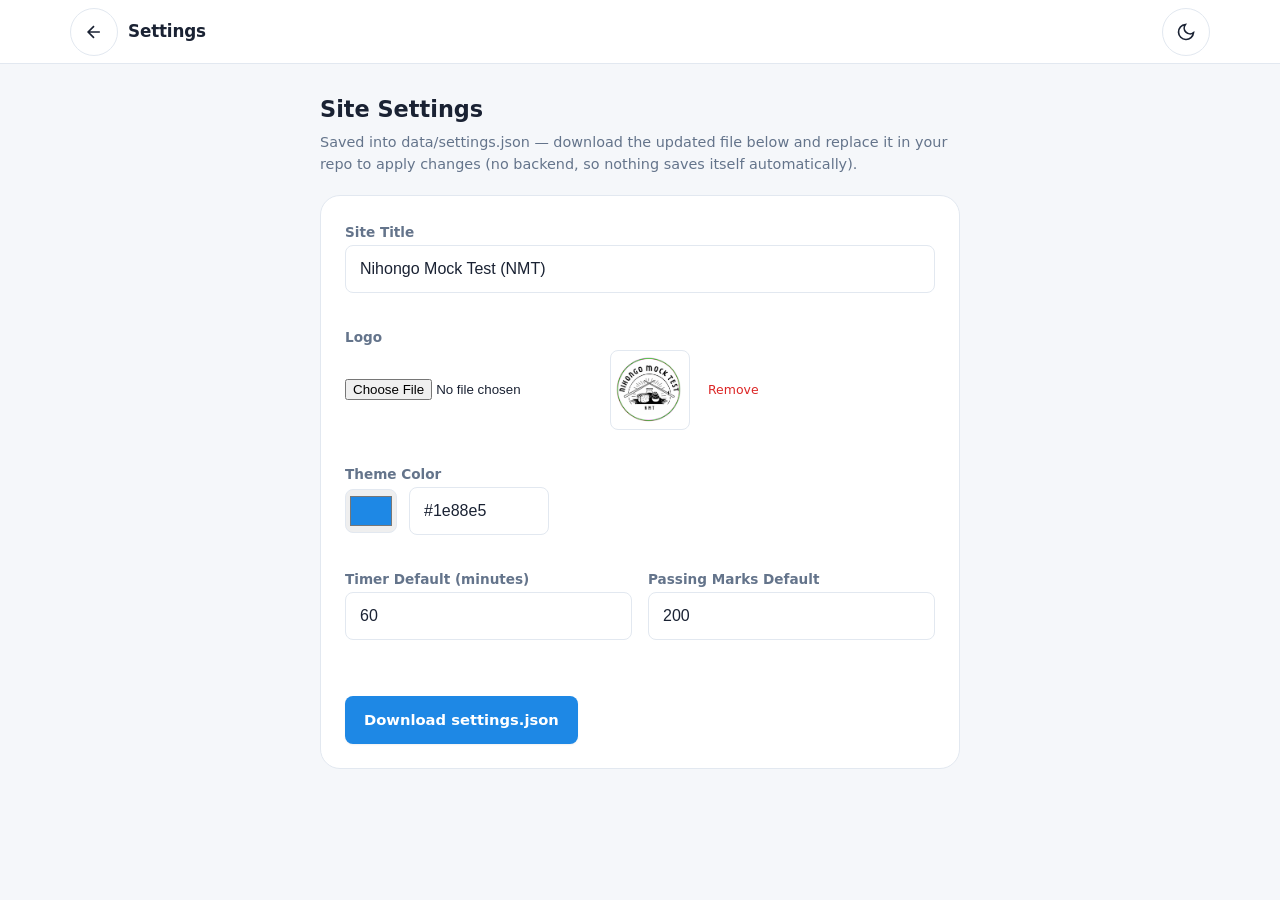
<file: admin/settings.html>
<!DOCTYPE html>
<html lang="en">
<head>
<meta charset="UTF-8" />
<meta name="viewport" content="width=device-width, initial-scale=1.0" />
<title>Settings | NMT Admin</title>
<link rel="icon" href="../assets/icons/logo.svg" type="image/svg+xml" />
<link rel="stylesheet" href="../css/style.css?v=9" />
<link rel="stylesheet" href="css/style.css?v=5" />
<link rel="stylesheet" href="css/editor.css?v=9" />
<link rel="stylesheet" href="css/responsive.css?v=5" />
</head>
<body>
  <div class="page-loader" id="pageLoader" aria-hidden="true"><div class="spinner"></div></div>

  <header class="topbar">
    <div class="topbar-inner container">
      <div class="brand">
        <a href="editor.html" class="icon-btn" aria-label="Back to editor">
          <svg class="icon" viewBox="0 0 24 24" fill="none" stroke="currentColor" stroke-width="2"><path d="M19 12H5M12 19l-7-7 7-7"/></svg>
        </a>
        <span class="brand-name">Settings</span>
      </div>
      <button id="darkModeToggle" class="icon-btn" type="button" aria-label="Toggle dark mode">
        <svg class="icon icon-moon" viewBox="0 0 24 24" fill="none" stroke="currentColor" stroke-width="2"><path d="M21 12.79A9 9 0 1 1 11.21 3 7 7 0 0 0 21 12.79z"/></svg>
        <svg class="icon icon-sun" viewBox="0 0 24 24" fill="none" stroke="currentColor" stroke-width="2"><circle cx="12" cy="12" r="4"/><path d="M12 2v2M12 20v2M4.93 4.93l1.41 1.41M17.66 17.66l1.41 1.41M2 12h2M20 12h2M6.34 17.66l-1.41 1.41M19.07 4.93l-1.41 1.41"/></svg>
      </button>
    </div>
  </header>

  <main class="container dashboard-main" style="max-width: 640px;">
    <div class="admin-header">
      <div>
        <h1 class="admin-header-title">Site Settings</h1>
        <p class="admin-header-subtitle">Saved into data/settings.json — download the updated file below and replace it in your repo to apply changes (no backend, so nothing saves itself automatically).</p>
      </div>
    </div>

    <div class="settings-panel" id="settingsForm" style="display:flex; flex-direction:column; gap:20px;">
      <div class="field-group">
        <label class="field-label" for="siteTitleInput">Site Title</label>
        <input type="text" id="siteTitleInput" class="text-input" placeholder="Nihongo Mock Test" />
      </div>

      <div class="field-group">
        <label class="field-label">Logo</label>
        <div class="upload-row">
          <input type="file" id="logoInput" accept="image/*" />
          <img id="logoPreview" class="upload-preview" alt="Logo preview" hidden />
          <button type="button" class="upload-clear-btn" id="logoClearBtn" hidden>Remove</button>
        </div>
      </div>

      <div class="field-group">
        <label class="field-label" for="themeColorInput">Theme Color</label>
        <div class="upload-row">
          <input type="color" id="themeColorInput" value="#1e88e5" style="width:52px;height:44px;padding:2px;border-radius:8px;border:1px solid var(--color-border);" />
          <input type="text" id="themeColorTextInput" class="text-input" style="max-width:140px;" placeholder="#1e88e5" />
        </div>
      </div>

      <div class="field-row">
        <div class="field-group">
          <label class="field-label" for="timerDefaultInput">Timer Default (minutes)</label>
          <input type="number" id="timerDefaultInput" class="text-input" placeholder="60" />
        </div>
        <div class="field-group">
          <label class="field-label" for="passingMarksInput">Passing Marks Default</label>
          <input type="number" id="passingMarksInput" class="text-input" placeholder="200" />
        </div>
      </div>

      <div class="form-actions-row">
        <button type="button" class="btn btn-primary" id="downloadSettingsBtn">Download settings.json</button>
      </div>
    </div>
  </main>

  <script type="module" src="js/settings.js?v=6"></script>
</body>
</html>
</file>
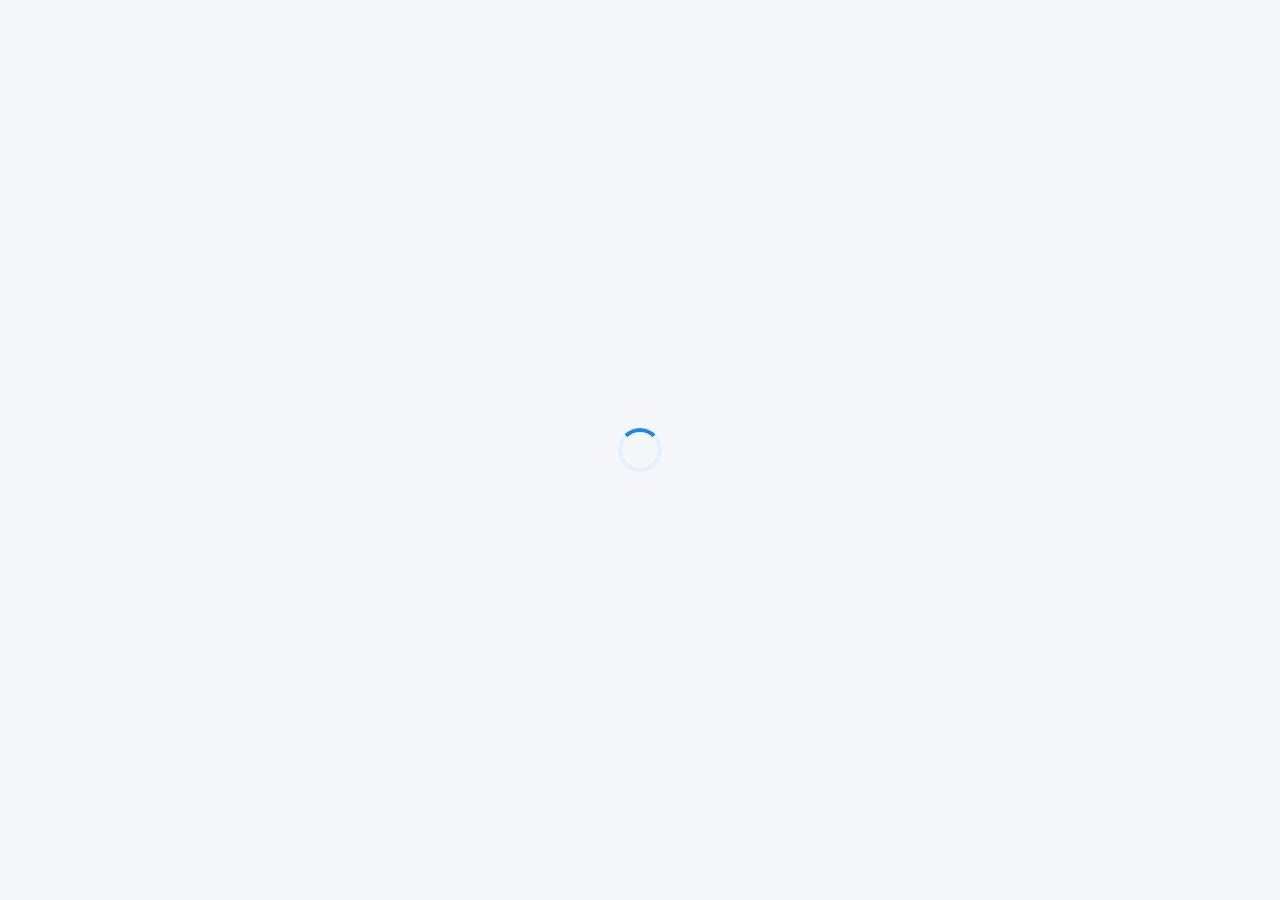
<file: admin/tests.html>
<!DOCTYPE html>
<html lang="en">
<head>
<meta charset="UTF-8" />
<meta name="viewport" content="width=device-width, initial-scale=1.0" />
<title>Mock Tests | NMT Admin</title>
<link rel="icon" href="../assets/icons/logo.svg" type="image/svg+xml" />
<link rel="stylesheet" href="../css/style.css?v=9" />
<link rel="stylesheet" href="css/style.css?v=5" />
<link rel="stylesheet" href="css/responsive.css?v=5" />
</head>
<body>
  <div class="page-loader" id="pageLoader" aria-hidden="true"><div class="spinner"></div></div>

  <header class="topbar">
    <div class="topbar-inner container">
      <div class="brand">
        <a href="index.html" style="display:flex; align-items:center; gap:8px; text-decoration:none; color:inherit;">
          <img src="../assets/icons/logo.svg" alt="" class="brand-logo" />
          <span class="brand-name">NMT Admin</span>
        </a>
      </div>
      <button id="darkModeToggle" class="icon-btn" type="button" aria-label="Toggle dark mode">
        <svg class="icon icon-moon" viewBox="0 0 24 24" fill="none" stroke="currentColor" stroke-width="2"><path d="M21 12.79A9 9 0 1 1 11.21 3 7 7 0 0 0 21 12.79z"/></svg>
        <svg class="icon icon-sun" viewBox="0 0 24 24" fill="none" stroke="currentColor" stroke-width="2"><circle cx="12" cy="12" r="4"/><path d="M12 2v2M12 20v2M4.93 4.93l1.41 1.41M17.66 17.66l1.41 1.41M2 12h2M20 12h2M6.34 17.66l-1.41 1.41M19.07 4.93l-1.41 1.41"/></svg>
      </button>
    </div>
  </header>

  <main class="container dashboard-main" id="mainContent">
    <div class="admin-header">
      <div>
        <h1 class="admin-header-title">JFT Mock Tests</h1>
        <p class="admin-header-subtitle">Tests published from the local editor (see editor.html's "Publish to Supabase"). This does not replace the local editor — edit content there, publish here.</p>
      </div>
    </div>

    <div style="display:flex; gap:12px; align-items:center; margin-bottom:16px;">
      <input type="text" id="testSearchInput" class="text-input" placeholder="Search tests…" style="max-width:320px;" />
    </div>

    <table class="admin-table" style="width:100%; border-collapse:collapse;">
      <thead>
        <tr style="text-align:left; border-bottom:1px solid var(--color-border);">
          <th style="padding:10px 8px;">Test</th>
          <th style="padding:10px 8px;">Questions</th>
          <th style="padding:10px 8px;">Points</th>
          <th style="padding:10px 8px;">Status</th>
          <th style="padding:10px 8px;">Actions</th>
        </tr>
      </thead>
      <tbody id="testsTableBody"></tbody>
    </table>
    <p id="testsEmptyState" hidden style="color: var(--color-text-muted); margin-top:16px;">
      Nothing published yet — open a test in the <a href="index.html">local editor</a> and click "Publish to Supabase".
    </p>
  </main>

  <dialog id="previewAsDialog" class="modal">
    <div class="modal-body">
      <h2>Preview as User</h2>
      <p style="color: var(--color-text-muted); font-size:0.85rem;">
        Opens the real exam UI for this test with a banner showing which user's perspective you're checking. The attempt is still recorded under your own admin account, not theirs — see <code>js/exam.js</code>'s comment on this if you need the details.
      </p>
      <label class="field-label" for="previewAsSelect">User (optional — for the banner label only)</label>
      <select id="previewAsSelect" class="text-input">
        <option value="">— No specific user (just my own admin preview) —</option>
      </select>
      <div class="modal-actions">
        <button type="button" class="btn btn-secondary" id="cancelPreviewAsBtn">Cancel</button>
        <button type="button" class="btn btn-primary" id="confirmPreviewAsBtn">Open Preview</button>
      </div>
    </div>
  </dialog>

  <dialog id="shareDialog" class="modal">
    <div class="modal-body">
      <h2>Share Link — <span id="shareDialogTestTitle"></span></h2>
      <p id="shareDialogWarning" style="color:#c98a1e; font-size:0.85rem;">
        This test is still a Draft — students who open this link won't see it until you publish it. The link itself will work correctly once you do, no need to regenerate it.
      </p>
      <p style="color: var(--color-text-muted); font-size:0.85rem;">
        Anyone who opens this needs to sign in with a Google account you've approved and granted access to this specific test (or "Allow All Tests") — see <code>admin/users.html</code>. The link is safe to send directly; access is still checked when they open it.
      </p>
      <label class="field-label" for="shareLinkInput">Direct link to this test</label>
      <input type="text" id="shareLinkInput" class="text-input" readonly />
      <div class="modal-actions">
        <button type="button" class="btn btn-secondary" id="closeShareDialogBtn">Close</button>
        <button type="button" class="btn btn-primary" id="copyShareLinkBtn">Copy Link</button>
      </div>
    </div>
  </dialog>

  <footer class="site-footer">
    <p>&copy; <span id="year"></span> Nihongo Mock Test Admin.</p>
  </footer>

  <script type="module" src="js/tests.js?v=5"></script>
</body>
</html>
</file>
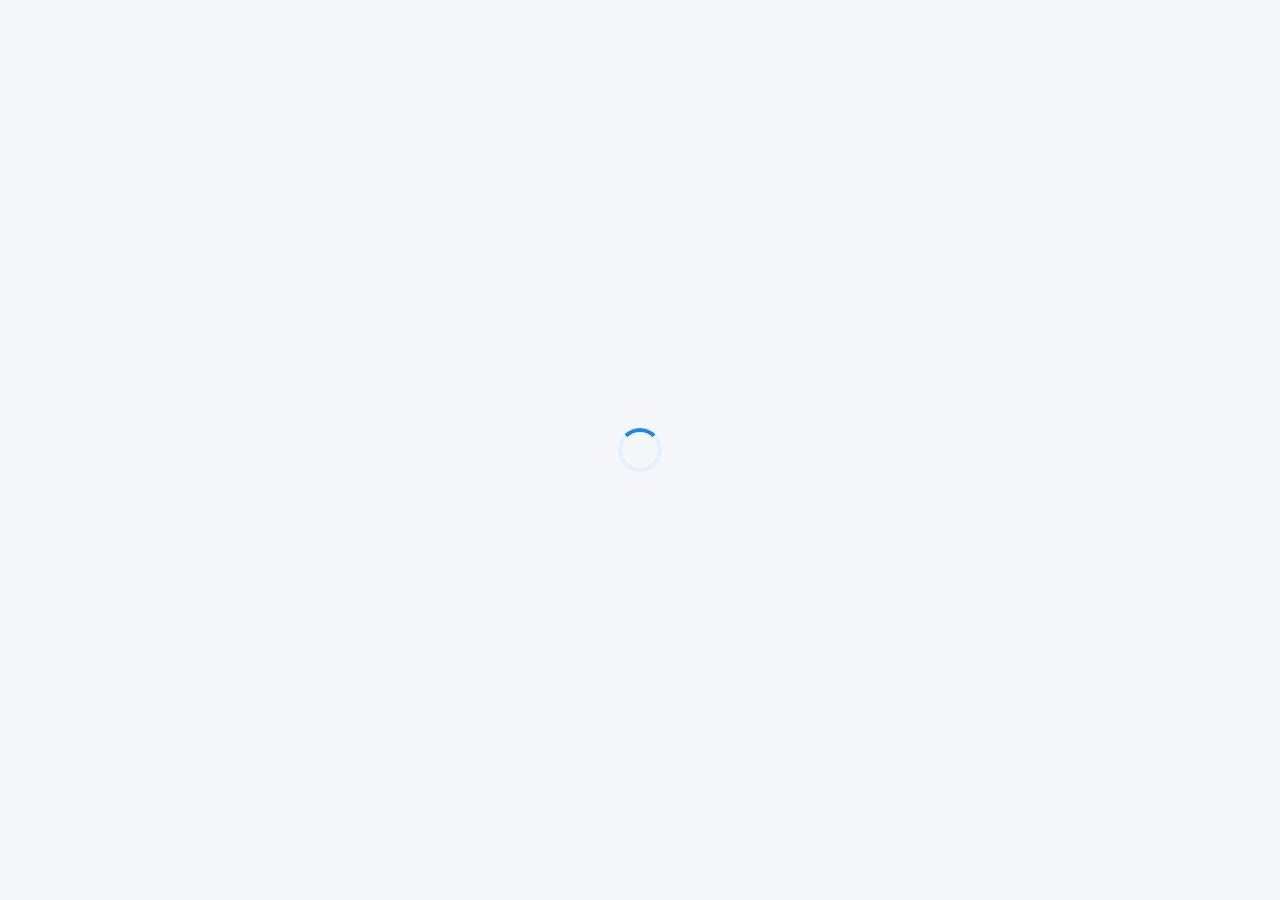
<file: admin/users.html>
<!DOCTYPE html>
<html lang="en">
<head>
<meta charset="UTF-8" />
<meta name="viewport" content="width=device-width, initial-scale=1.0" />
<title>Users | NMT Admin</title>
<link rel="icon" href="../assets/icons/logo.svg" type="image/svg+xml" />
<link rel="stylesheet" href="../css/style.css?v=9" />
<link rel="stylesheet" href="css/style.css?v=5" />
<link rel="stylesheet" href="css/responsive.css?v=5" />
</head>
<body>
  <div class="page-loader" id="pageLoader" aria-hidden="true"><div class="spinner"></div></div>

  <header class="topbar">
    <div class="topbar-inner container">
      <div class="brand">
        <a href="index.html" style="display:flex; align-items:center; gap:8px; text-decoration:none; color:inherit;">
          <img src="../assets/icons/logo.svg" alt="" class="brand-logo" />
          <span class="brand-name">NMT Admin</span>
        </a>
      </div>
      <button id="darkModeToggle" class="icon-btn" type="button" aria-label="Toggle dark mode">
        <svg class="icon icon-moon" viewBox="0 0 24 24" fill="none" stroke="currentColor" stroke-width="2"><path d="M21 12.79A9 9 0 1 1 11.21 3 7 7 0 0 0 21 12.79z"/></svg>
        <svg class="icon icon-sun" viewBox="0 0 24 24" fill="none" stroke="currentColor" stroke-width="2"><circle cx="12" cy="12" r="4"/><path d="M12 2v2M12 20v2M4.93 4.93l1.41 1.41M17.66 17.66l1.41 1.41M2 12h2M20 12h2M6.34 17.66l-1.41 1.41M19.07 4.93l-1.41 1.41"/></svg>
      </button>
    </div>
  </header>

  <main class="container dashboard-main users-page-main" id="mainContent">
    <div class="admin-header">
      <div>
        <h1 class="admin-header-title">Users</h1>
        <p class="admin-header-subtitle">Approve Google accounts, control which tests they can access.</p>
      </div>
    </div>

    <div class="card add-student-card">
      <h2 style="margin:0 0 2px; font-size:1rem;">Add Student</h2>
      <p style="color:var(--color-text-muted); font-size:0.82rem; margin:0 0 12px;">
        Enter their email — name and profile picture fill in automatically the first time they sign in with Google.
      </p>
      <div class="add-student-row">
        <div class="add-student-field">
          <label class="settings-row-label add-student-field-label">Email</label>
          <input type="email" id="addStudentEmailInput" class="text-input text-input-sm" placeholder="student@gmail.com" style="width:100%;" />
        </div>
        <div class="add-student-field">
          <label class="settings-row-label add-student-field-label">Access duration</label>
          <div style="display:flex; gap:8px; align-items:center; margin-bottom:6px;">
            <input type="number" id="addStudentDaysInput" class="text-input text-input-sm" value="30" min="1" max="3650" step="1" style="width:80px;" aria-label="Number of days" />
            <span style="color:var(--color-text-muted); font-size:0.85rem;">days</span>
          </div>
          <div class="duration-choice-grid" id="addStudentQuickDays" style="margin-top:0;">
            <button type="button" class="duration-choice-btn" data-days="1">1</button>
            <button type="button" class="duration-choice-btn" data-days="7">7</button>
            <button type="button" class="duration-choice-btn" data-days="14">14</button>
            <button type="button" class="duration-choice-btn selected" data-days="30">30</button>
            <button type="button" class="duration-choice-btn" data-days="60">60</button>
            <button type="button" class="duration-choice-btn" data-days="90">90</button>
            <button type="button" class="duration-choice-btn" data-days="365">365</button>
            <button type="button" class="duration-choice-btn" id="addStudentUnlimitedBtn" data-days="unlimited">Unlimited</button>
          </div>
        </div>
      </div>
      <div class="add-student-actions">
        <button type="button" class="btn btn-primary" id="addStudentBtn">Add Student</button>
      </div>
      <p id="addStudentMessage" style="margin:8px 0 0; font-size:0.85rem;" hidden></p>
    </div>

    <div class="access-summary-grid" id="accessSummaryGrid"></div>

    <div style="display:flex; gap:8px; align-items:center; margin-bottom:10px; flex-wrap:wrap;">
      <input type="text" id="userSearchInput" class="text-input text-input-sm" placeholder="Search by email or name…" style="flex:1 1 220px; max-width:320px;" />
      <div class="access-filter-chips" id="accessFilterChips"></div>
      <select id="userSortSelect" class="text-input text-input-sm" style="width:auto; margin-left:auto;">
        <option value="expires_asc">Expiration — soonest first</option>
        <option value="expires_desc">Expiration — latest first</option>
        <option value="name_asc">Name (A–Z)</option>
        <option value="name_desc">Name (Z–A)</option>
        <option value="email_asc">Email (A–Z)</option>
        <option value="status">Status</option>
        <option value="last_login_desc">Last login (recent first)</option>
        <option value="created_desc">Newest</option>
        <option value="created_asc">Oldest</option>
      </select>
      <span id="userCount" style="color: var(--color-text-muted); font-size:0.85rem;"></span>
    </div>

    <div class="bulk-action-toolbar" id="bulkActionToolbar" hidden>
      <span id="bulkSelectedCount">0 students selected</span>
      <div class="bulk-action-buttons">
        <button type="button" class="btn btn-secondary btn-sm" id="bulkExtendBtn">Extend Access</button>
        <button type="button" class="btn btn-secondary btn-sm" id="bulkSetExpirationBtn">Set Expiration</button>
        <button type="button" class="btn btn-secondary btn-sm" id="bulkEnableBtn">Enable</button>
        <button type="button" class="btn btn-secondary btn-sm" id="bulkDisableBtn">Disable</button>
        <button type="button" class="btn btn-secondary btn-sm" id="bulkRevokeBtn">Revoke Sessions</button>
        <button type="button" class="btn btn-ghost btn-sm" id="bulkRemoveBtn">Remove Access</button>
      </div>
    </div>

    <div id="usersTableWrap">
      <table class="admin-table" style="width:100%; border-collapse:collapse;">
        <thead>
          <tr style="text-align:left; border-bottom:1px solid var(--color-border);">
            <th style="padding:10px 8px;"><input type="checkbox" id="selectAllCheckbox" aria-label="Select all" /></th>
            <th style="padding:10px 8px;">User</th>
            <th style="padding:10px 8px;">Status</th>
            <th style="padding:10px 8px;">Access</th>
            <th style="padding:10px 8px;">Tests</th>
            <th style="padding:10px 8px;">Last Login</th>
            <th style="padding:10px 8px;">Actions</th>
          </tr>
        </thead>
        <tbody id="usersTableBody"></tbody>
      </table>
      <p id="usersEmptyState" hidden style="color: var(--color-text-muted); margin-top:16px;">No users yet — add a student above, or they'll appear here after their first Google sign-in attempt.</p>
    </div>
  </main>

  <dialog id="accessDialog" class="modal">
    <div class="modal-body">
      <h2 id="accessDialogTitle">Manage Test Access</h2>
      <div class="settings-row">
        <div>
          <div class="settings-row-label">Allow All Tests</div>
          <div class="settings-row-desc">Grants every currently published test, including ones added later.</div>
        </div>
        <button type="button" class="toggle-switch" id="allowAllToggle" aria-label="Toggle allow all tests"></button>
      </div>
      <div id="perTestList" style="margin-top:16px; max-height:320px; overflow-y:auto; display:flex; flex-direction:column; gap:8px;"></div>
      <div class="modal-actions">
        <button type="button" class="btn btn-secondary" id="closeAccessDialogBtn">Done</button>
      </div>
    </div>
  </dialog>

  <dialog id="extendAccessDialog" class="modal">
    <div class="modal-body">
      <h2>Extend Access</h2>
      <p id="extendAccessTarget" style="color:var(--color-text-muted); font-size:0.9rem;"></p>
      <p id="extendAccessCurrent" style="font-size:0.9rem;"></p>
      <p id="extendUnlimitedWarning" style="font-size:0.85rem; background:#fdf1e0; color:#8a5a10; border-radius:8px; padding:10px 12px; margin:10px 0;" hidden>
        This student currently has unlimited access. Setting a duration will convert this account from unlimited access to time-limited access.
      </p>
      <label class="settings-row-label" style="display:block; margin:10px 0 4px;">Add</label>
      <div style="display:flex; gap:8px; align-items:center;">
        <input type="number" id="extendDaysInput" class="text-input" min="1" max="3650" step="1" style="width:90px;" aria-label="Number of days to add" />
        <span style="color:var(--color-text-muted); font-size:0.9rem;">days</span>
      </div>
      <div class="duration-choice-grid" id="extendDurationChoices" style="margin-top:8px;">
        <button type="button" class="duration-choice-btn" data-days="1">1</button>
        <button type="button" class="duration-choice-btn" data-days="7">7</button>
        <button type="button" class="duration-choice-btn" data-days="14">14</button>
        <button type="button" class="duration-choice-btn" data-days="30">30</button>
        <button type="button" class="duration-choice-btn" data-days="60">60</button>
        <button type="button" class="duration-choice-btn" data-days="90">90</button>
      </div>
      <p id="extendAccessPreview" style="font-size:0.85rem; color:var(--color-text-muted); margin-top:10px;"></p>
      <div class="modal-actions">
        <button type="button" class="btn btn-secondary" id="cancelExtendBtn">Cancel</button>
        <button type="button" class="btn btn-primary" id="confirmExtendBtn" disabled>Confirm Extension</button>
      </div>
    </div>
  </dialog>

  <dialog id="setExpirationDialog" class="modal">
    <div class="modal-body">
      <h2 id="setExpirationTitle">Set Access Duration</h2>
      <p id="setExpirationTarget" style="color:var(--color-text-muted); font-size:0.9rem;"></p>
      <label class="settings-row-label" style="display:block; margin:12px 0 4px;">Set duration to</label>
      <div style="display:flex; gap:8px; align-items:center;">
        <input type="number" id="setExpirationDaysInput" class="text-input" min="1" max="3650" step="1" style="width:90px;" aria-label="Number of days" />
        <span style="color:var(--color-text-muted); font-size:0.9rem;">days from now</span>
      </div>
      <div class="duration-choice-grid" id="setExpirationQuickDays" style="margin-top:8px;">
        <button type="button" class="duration-choice-btn" data-days="7">7</button>
        <button type="button" class="duration-choice-btn" data-days="14">14</button>
        <button type="button" class="duration-choice-btn" data-days="30">30</button>
        <button type="button" class="duration-choice-btn" data-days="60">60</button>
        <button type="button" class="duration-choice-btn" data-days="90">90</button>
        <button type="button" class="duration-choice-btn" data-days="365">365</button>
      </div>
      <button type="button" class="btn btn-ghost btn-sm" id="removeExpirationBtn" style="margin-top:12px;">Remove expiration (set to Unlimited)</button>
      <div class="modal-actions">
        <button type="button" class="btn btn-secondary" id="cancelSetExpirationBtn">Cancel</button>
        <button type="button" class="btn btn-primary" id="confirmSetExpirationBtn">Save Changes</button>
      </div>
    </div>
  </dialog>

  <footer class="site-footer">
    <p>&copy; <span id="year"></span> Nihongo Mock Test Admin.</p>
  </footer>

  <script type="module" src="js/users.js?v=5"></script>
</body>
</html>
</file>
<file: css/style.css>
/* =========================================================
   GLOBAL DESIGN TOKENS
   ========================================================= */
:root {
  --color-bg: #f5f7fa;
  --color-surface: #ffffff;
  --color-surface-alt: #eef2f7;
  --color-border: #e2e8f0;
  --color-text: #1a2233;
  --color-text-muted: #64748b;
  --color-primary: #1e88e5;
  --color-primary-dark: #1565c0;
  --color-primary-light: #e3f2fd;
  --color-success: #16a34a;
  --color-success-light: #dcfce7;
  --color-danger: #dc2626;
  --color-danger-light: #fee2e2;
  --color-warning: #d97706;
  --color-warning-light: #fef3c7;
  --color-gray: #9ca3af;
  --color-gray-light: #f1f5f9;

  --radius-sm: 8px;
  --radius-md: 14px;
  --radius-lg: 20px;
  --shadow-sm: 0 1px 2px rgba(16, 24, 40, 0.06);
  --shadow-md: 0 6px 20px rgba(16, 24, 40, 0.08);
  --shadow-lg: 0 12px 32px rgba(16, 24, 40, 0.12);

  --font-base: "Segoe UI", "Hiragino Sans", "Noto Sans JP", system-ui, -apple-system, sans-serif;
  --transition-fast: 150ms ease;
  --transition-base: 250ms ease;
  --header-height: 64px;
  --bottom-nav-height: 64px;
  --touch-target-min: 48px;
}

html[data-theme="dark"] {
  --color-bg: #0f1420;
  --color-surface: #171e2e;
  --color-surface-alt: #1e2636;
  --color-border: #2a3446;
  --color-text: #e7ecf5;
  --color-text-muted: #93a1b8;
  --color-primary: #42a5f5;
  --color-primary-dark: #64b5f6;
  --color-primary-light: #123a63;
  --color-success: #22c55e;
  --color-success-light: #123821;
  --color-danger: #ef4444;
  --color-danger-light: #3a1616;
  --color-warning: #f59e0b;
  --color-warning-light: #3a2a0f;
  --color-gray: #64748b;
  --color-gray-light: #202838;
  --shadow-sm: 0 1px 2px rgba(0, 0, 0, 0.35);
  --shadow-md: 0 6px 20px rgba(0, 0, 0, 0.35);
  --shadow-lg: 0 12px 32px rgba(0, 0, 0, 0.45);
}

* { box-sizing: border-box; }

/*
 * Global safety net for the [hidden] attribute — the equal-specificity
 * cascade conflict that caused a real, severe bug (an always-present,
 * full-viewport, click-blocking overlay on the exam page — see
 * .section-transition-overlay/.security-banner's own comments in
 * css/exam.css). Per-selector :not([hidden]) guards fix specific known
 * cases, but this !important rule is the backstop: any future rule
 * that declares `display` on an element also toggled via [hidden] can
 * no longer silently defeat it, project-wide, without anyone having to
 * remember to add a guard every single time. Verified safe against
 * every animated show/hide in this codebase — each one removes
 * [hidden] BEFORE its transition starts and only re-adds it AFTER the
 * transition's setTimeout/duration has elapsed (see exam.js's
 * openPalette()/closePalette() and the section-transition logic), so
 * this rule can never clip a slide/fade animation mid-flight.
 */
[hidden] {
  display: none !important;
}

html, body {
  margin: 0;
  padding: 0;
}

html { font-size: 16px; -webkit-tap-highlight-color: transparent; }

body {
  background: var(--color-bg);
  color: var(--color-text);
  font-family: var(--font-base);
  font-size: 1rem;
  line-height: 1.55;
  min-height: 100vh;
  transition: background var(--transition-base), color var(--transition-base);
}

/* Every interactive control meets the 48px minimum touch target. */
.btn, .icon-btn, .text-input, .palette-item, .filter-chip {
  min-height: var(--touch-target-min);
}

.container {
  max-width: 1180px;
  margin: 0 auto;
  padding: 0 20px;
}

img { max-width: 100%; display: block; }

button { font-family: inherit; cursor: pointer; }

a { color: var(--color-primary); }

/* =========================================================
   PAGE LOADER
   ========================================================= */
.page-loader {
  position: fixed;
  inset: 0;
  background: var(--color-bg);
  display: flex;
  align-items: center;
  justify-content: center;
  z-index: 9999;
  transition: opacity var(--transition-base), visibility var(--transition-base);
}
.page-loader.hidden {
  opacity: 0;
  visibility: hidden;
  pointer-events: none;
}
.spinner {
  width: 44px;
  height: 44px;
  border: 4px solid var(--color-primary-light);
  border-top-color: var(--color-primary);
  border-radius: 50%;
  animation: spin 0.8s linear infinite;
}
@keyframes spin { to { transform: rotate(360deg); } }

/* =========================================================
   TOP BAR / BRAND
   ========================================================= */
.topbar {
  height: var(--header-height);
  display: flex;
  align-items: center;
  border-bottom: 1px solid var(--color-border);
  background: var(--color-surface);
  position: sticky;
  top: 0;
  z-index: 50;
}
.topbar-inner {
  width: 100%;
  display: flex;
  align-items: center;
  justify-content: space-between;
}
.brand { display: flex; align-items: center; gap: 10px; }
.brand-logo { width: 32px; height: 32px; }
.brand-name { font-weight: 700; font-size: 1.05rem; letter-spacing: -0.01em; }

.icon-btn {
  width: var(--touch-target-min);
  height: var(--touch-target-min);
  border-radius: 50%;
  border: 1px solid var(--color-border);
  background: var(--color-surface);
  color: var(--color-text);
  display: flex;
  align-items: center;
  justify-content: center;
  transition: background var(--transition-fast), transform var(--transition-fast);
}
.icon-btn:hover { background: var(--color-surface-alt); }
.icon-btn:active { transform: scale(0.94); }
.icon { width: 20px; height: 20px; }

html:not([data-theme="dark"]) .icon-sun { display: none; }
html[data-theme="dark"] .icon-moon { display: none; }

/* =========================================================
   CARD / BADGE / BUTTONS
   ========================================================= */
.card {
  background: var(--color-surface);
  border-radius: var(--radius-lg);
  box-shadow: var(--shadow-md);
  border: 1px solid var(--color-border);
  padding: 32px;
}

.badge {
  display: inline-block;
  padding: 4px 12px;
  border-radius: 999px;
  font-size: 0.75rem;
  font-weight: 700;
  text-transform: uppercase;
  letter-spacing: 0.04em;
}
.badge-category { background: var(--color-primary-light); color: var(--color-primary-dark); }

.btn {
  display: inline-flex;
  align-items: center;
  justify-content: center;
  gap: 8px;
  border-radius: var(--radius-sm);
  border: 1px solid transparent;
  padding: 10px 18px;
  font-weight: 600;
  font-size: 0.92rem;
  transition: background var(--transition-fast), transform var(--transition-fast), box-shadow var(--transition-fast);
  white-space: nowrap;
}
.btn:active { transform: translateY(1px); }
.btn-lg { padding: 13px 26px; font-size: 1rem; border-radius: var(--radius-md); }
.btn-primary { background: var(--color-primary); color: #fff; box-shadow: var(--shadow-sm); }
.btn-primary:hover { background: var(--color-primary-dark); }
.btn-secondary { background: var(--color-surface-alt); color: var(--color-text); border-color: var(--color-border); }
.btn-secondary:hover { background: var(--color-gray-light); }
.btn-ghost { background: transparent; color: var(--color-text-muted); }
.btn-ghost:hover { background: var(--color-surface-alt); }
.btn:disabled { opacity: 0.5; cursor: not-allowed; }

.link-btn {
  background: none;
  border: none;
  color: var(--color-primary);
  font-weight: 600;
  text-decoration: underline;
  padding: 0;
}

/* =========================================================
   HOME PAGE
   ========================================================= */
.home-main {
  min-height: calc(100vh - var(--header-height) - 60px);
  display: flex;
  align-items: center;
  justify-content: center;
  padding-top: 40px;
  padding-bottom: 40px;
}
.home-card { width: 100%; max-width: 620px; }
.home-card-header { margin-bottom: 24px; }
.home-title { margin: 10px 0 0; font-size: 1.6rem; letter-spacing: -0.01em; }

.stat-grid {
  display: grid;
  grid-template-columns: repeat(3, 1fr);
  gap: 12px;
  margin-bottom: 28px;
}
.stat-box {
  background: var(--color-surface-alt);
  border-radius: var(--radius-md);
  padding: 14px;
  text-align: center;
}
.stat-label { display: block; font-size: 0.72rem; color: var(--color-text-muted); text-transform: uppercase; letter-spacing: 0.03em; margin-bottom: 4px; }
.stat-value { display: block; font-size: 1.25rem; font-weight: 700; }

.start-form { display: flex; flex-direction: column; gap: 8px; }
.field-label { font-size: 0.85rem; font-weight: 600; color: var(--color-text-muted); }
.text-input {
  width: 100%;
  padding: 12px 14px;
  border-radius: var(--radius-sm);
  border: 1.5px solid var(--color-border);
  background: var(--color-surface);
  color: var(--color-text);
  font-size: 1rem;
  transition: border-color var(--transition-fast);
}
.text-input:focus { outline: none; border-color: var(--color-primary); }
.text-input-sm { padding: 8px 10px; font-size: 0.85rem; }
.field-error { color: var(--color-danger); font-size: 0.82rem; margin: 0; }

.resume-banner {
  display: flex;
  align-items: center;
  justify-content: space-between;
  gap: 10px;
  background: var(--color-warning-light);
  border: 1px solid var(--color-warning);
  color: var(--color-warning);
  padding: 10px 14px;
  border-radius: var(--radius-sm);
  font-size: 0.88rem;
  margin-top: 6px;
}

.cta-row { display: flex; flex-direction: column; gap: 12px; margin-top: 18px; }
.cta-row .btn { flex: 1; width: 100%; }

.site-footer {
  text-align: center;
  padding: 24px 16px;
  color: var(--color-text-muted);
  font-size: 0.82rem;
}

/* =========================================================
   MODAL / DIALOG
   ========================================================= */
.modal {
  border: none;
  border-radius: var(--radius-lg);
  padding: 0;
  background: var(--color-surface);
  color: var(--color-text);
  box-shadow: var(--shadow-lg);
  max-width: 480px;
  width: 90vw;
}
.modal::backdrop { background: rgba(15, 20, 32, 0.55); backdrop-filter: blur(2px); }
.modal-body { padding: 28px; }
.modal-body h2 { margin-top: 0; }
.modal-sm { max-width: 340px; }
.instructions-list { padding-left: 20px; color: var(--color-text-muted); }
.instructions-list li { margin-bottom: 8px; }
.modal-actions { display: flex; justify-content: flex-end; gap: 10px; margin-top: 20px; }

.submit-summary-grid {
  display: grid;
  grid-template-columns: repeat(3, 1fr);
  gap: 10px;
  margin: 18px 0;
}
.submit-summary-box {
  border-radius: var(--radius-md);
  padding: 12px;
  text-align: center;
}
.submit-summary-box.answered { background: var(--color-success-light); color: var(--color-success); }
.submit-summary-box.unanswered { background: var(--color-gray-light); color: var(--color-text-muted); }
.submit-summary-box.bookmarked { background: var(--color-warning-light); color: var(--color-warning); }
.submit-summary-value { display: block; font-size: 1.35rem; font-weight: 700; }
.submit-summary-label { font-size: 0.78rem; }

.required-warning {
  margin: 4px 0 18px;
  padding: 12px 14px;
  border-radius: var(--radius-md);
  background: var(--color-danger-light);
  border: 1px solid var(--color-danger);
}
.required-warning-message { margin: 0 0 8px; color: var(--color-danger); font-weight: 600; font-size: 0.9rem; }
.required-warning-list { display: flex; flex-wrap: wrap; gap: 6px; }
.required-warning-item {
  padding: 4px 10px;
  border-radius: 999px;
  background: var(--color-surface);
  border: 1px solid var(--color-danger);
  color: var(--color-danger);
  font-size: 0.78rem;
  font-weight: 700;
}
.required-warning-item:hover { background: var(--color-danger); color: #fff; }

/* =========================================================
   FADE-IN TRANSITIONS
   ========================================================= */
.fade-in { animation: fadeIn var(--transition-base) ease both; }
@keyframes fadeIn { from { opacity: 0; transform: translateY(6px); } to { opacity: 1; transform: translateY(0); } }

/* =========================================================
   WATERMARK — anti-leak deterrent, not a real security guarantee
   (same honesty standard as the rest of this project's security
   features — a repeated, whole-screen, slowly-drifting watermark
   makes screenshots/photos harder to crop cleanly, but cannot prevent
   leaking outright). Lives in this shared stylesheet (not css/exam.css)
   specifically so it's available on every page that loads this file —
   exam.html AND result.html both use it; review.html could too if ever
   asked, at zero extra cost since this is already loaded there.
   ========================================================= */
.exam-watermark {
  position: fixed;
  inset: 0; /* whole viewport, not one small text spot — the tile below repeats across all of it */
  z-index: 40; /* above ordinary page content, below every modal/overlay (all of which use z-index 90+) so it never competes with anything actually interactive */
  /* Explicit and load-bearing, not decorative: this is what guarantees
     the watermark can NEVER intercept a click/tap. Every overlay bug
     found in earlier sessions came from an element that COULD have had
     this property but didn't — set explicitly here from the start. */
  pointer-events: none;
  user-select: none;
  opacity: 0.07;
  /* One tile contains the brand text twice already (see the SVG data
     URI below), and background-repeat tiles THAT across the entire
     screen — so "Nihongo Mock Test" appears many times over, exactly
     as asked, with no JavaScript needed for the pattern itself. */
  background-repeat: repeat;
  /* Scales with the SAME --exam-zoom the question/review/result content
     uses (see css/exam.css) — driven to a real value only while the
     custom fullscreen zoom is active (see js/exam.js and friends'
     updateZoomModeForFullscreen()); it's reset to 1 the instant
     fullscreen exits, at which point the browser's own native page zoom
     takes over and scales this fixed-position element together with
     everything else automatically, with no help needed from this rule.
     Without this, the watermark's tile stayed a constant real-pixel
     size while the zoomed content behind it grew, which is what made it
     look "detached" from the content at high zoom levels. */
  background-size: calc(420px * var(--exam-zoom)) calc(260px * var(--exam-zoom));
  background-image: url("data:image/svg+xml,%3Csvg xmlns='http://www.w3.org/2000/svg' width='420' height='260'%3E%3Ctext x='40' y='110' transform='rotate(-25 40 110)' font-family='Arial, Helvetica, sans-serif' font-size='18' font-weight='700' fill='%23888888'%3ENihongo Mock Test%3C/text%3E%3Ctext x='40' y='220' transform='rotate(-25 40 220)' font-family='Arial, Helvetica, sans-serif' font-size='18' font-weight='700' fill='%23888888'%3ENihongo Mock Test%3C/text%3E%3C/svg%3E");
  /* "Changeable most slowly" — a single background-position animation
     panning by exactly one tile's width/height over a very long
     duration (6 minutes). Because the pan distance matches the tile
     size exactly, the loop point is seamless — no visible jump/reset,
     just a continuous, barely-perceptible drift of the whole pattern.
     The pan distance is scaled by the same --exam-zoom as the tile size
     above so the loop stays exactly one-tile-width at any zoom level —
     a mismatch here (e.g. leaving this at a fixed 420px/260px while the
     tile itself scales) would reintroduce a visible seam at the loop
     point whenever zoom isn't 100%. */
  animation: watermark-slow-pan 360s linear infinite;
}

@keyframes watermark-slow-pan {
  0% { background-position: 0 0; }
  100% { background-position: calc(420px * var(--exam-zoom)) calc(260px * var(--exam-zoom)); }
}

@media (prefers-reduced-motion: reduce) {
  .exam-watermark { animation: none; }
}

/* =========================================================
   SECURITY-PROTECTED CONTENT — used on result.html's/review.html's
   main content container (not document.body) so navigation, the
   dark-mode toggle, and other page buttons outside that container are
   never affected. user-select:none only blocks drag-selecting text; it
   does not disable clicks, so buttons that happen to live inside a
   protected container (there are none currently) would still work.
   The actual copy/cut/context-menu/drag prevention is JS
   (js/security.js's initContentProtection, scoped to the same
   container) — this rule only handles the visual/selection half.
   ========================================================= */
.security-protected-content {
  user-select: none;
  -webkit-user-select: none;
  -moz-user-select: none;
  -ms-user-select: none;
}
.security-protected-content img,
.security-protected-content audio {
  -webkit-user-drag: none;
}
</file>
<file: css/responsive.css>
/* =========================================================
   Base styles across the app already target mobile
   (360-430px). Everything below only SCALES UP for larger
   viewports — no structural/layout changes on desktop for
   the exam screen (same bottom nav + bottom-sheet palette,
   just more breathing room), per spec: "Desktop should
   simply scale up."
   ========================================================= */

/* =========================================================
   HOME / RESULT / REVIEW — wider cards on tablet+
   ========================================================= */
@media (min-width: 640px) {
  .card { padding: 32px; }
  .cta-row { flex-direction: row; }
  .cta-row .btn { width: auto; }
  .result-actions { flex-direction: row; justify-content: center; }
  .result-actions .btn { width: auto; }
}

@media (min-width: 900px) {
  .stat-grid { gap: 16px; }
}

/* =========================================================
   EXAM SCREEN — scale up, same structure
   ========================================================= */
@media (min-width: 600px) {
  .exam-main { padding-top: 12px; }
  .question-card { padding: 28px; }
  .question-text { font-size: 1.25rem; }
  .options-list { gap: 14px; }
  .option-item { padding: 18px 20px; }

  .bottom-nav-btn span { font-size: 0.8rem; }

  .palette-sheet { max-width: 480px; left: 50%; transform: translate(-50%, 100%); border-radius: 20px 20px 0 0; }
  .palette-sheet.open { transform: translate(-50%, 0); }
  .palette-grid { grid-template-columns: repeat(6, 1fr); }
}

@media (min-width: 900px) {
  .exam-main { max-width: 760px; }
  .exam-topbar-inner { max-width: 900px; margin: 0 auto; width: 100%; }
  .exam-util-row { max-width: 900px; margin: 0 auto; width: 100%; }
  .bottom-nav { max-width: 900px; left: 50%; transform: translateX(-50%); border-radius: 16px 16px 0 0; border-left: 1px solid var(--color-border); border-right: 1px solid var(--color-border); }
  .palette-grid { grid-template-columns: repeat(8, 1fr); }
}

/* =========================================================
   VERY NARROW PHONES (<= 360px) — tighten spacing slightly
   ========================================================= */
@media (max-width: 360px) {
  .exam-main { padding: 4px 10px 12px; }
  .question-card { padding: 14px; }
  .option-item { padding: 12px; }
  .bottom-nav-btn span { font-size: 0.65rem; }
  .palette-grid { grid-template-columns: repeat(4, 1fr); }

  /* 320px is the minimum supported width — tighten the header rows
     and exam-mode badge a bit further here rather than letting the
     ≤360px tier alone carry all the way down to 320px untested. */
  .exam-topbar-inner { padding: 6px 10px; gap: 6px; }
  .exam-progress-text { font-size: 0.82rem; }
  .timer { padding: 4px 8px; font-size: 0.78rem; gap: 4px; }
  .timer .icon { width: 14px; height: 14px; }
  .exam-util-row { padding: 5px 10px; gap: 6px; }
  .exam-util-actions { gap: 4px; }
  .exam-mode-indicator { font-size: 0.62rem; padding: 2px 7px; }
  .icon-btn-sm { width: 36px; height: 36px; min-height: 36px; }
}

/* =========================================================
   HOME PAGE mobile polish
   ========================================================= */
@media (max-width: 480px) {
  .home-title { font-size: 1.25rem; }
  .stat-grid { grid-template-columns: repeat(3, 1fr); gap: 8px; }
}

/* =========================================================
   RESULT PAGE mobile polish
   ========================================================= */
@media (max-width: 480px) {
  .result-hero { flex-direction: column; text-align: center; }
  .result-hero-right { text-align: center; }
  .result-stat-grid { grid-template-columns: repeat(2, 1fr); }
}
</file>
<file: admin/css/style.css>
/* =========================================================
   Relies on ../css/style.css (linked before this file) for
   design tokens (--color-*, --radius-*, --shadow-*, etc.) and
   base element resets. Only admin-dashboard-specific rules live
   here, to avoid duplicating the student site's tokens.
   ========================================================= */

.admin-header {
  display: flex;
  align-items: center;
  justify-content: space-between;
  padding: 20px 0;
}
.admin-header-title { font-size: 1.4rem; font-weight: 800; margin: 0; }
.admin-header-subtitle { color: var(--color-text-muted); margin: 4px 0 0; font-size: 0.9rem; }

/* Scoped to users.html specifically (added as an extra class on its
   <main>, alongside the existing .container/.dashboard-main/#mainContent
   — #mainContent is also used by admin/tests.html, so a rule scoped to
   that id alone would have widened that page too, which wasn't asked
   for). Overrides .container's global max-width:1180px for this one
   page only — same specificity (single class), later in the cascade
   (this stylesheet loads after ../css/style.css), so no !important or
   extra specificity trick needed. */
.users-page-main {
  max-width: min(94vw, 1450px);
}
.users-page-main .admin-header { padding: 10px 0 2px; }
.users-page-main .admin-header-subtitle { margin: 3px 0 0; }

.dashboard-main { padding: 8px 0 60px; }

.dashboard-grid {
  display: grid;
  grid-template-columns: repeat(4, 1fr);
  gap: 20px;
  margin-bottom: 32px;
}

.action-card {
  background: var(--color-surface);
  border: 1px solid var(--color-border);
  border-radius: var(--radius-lg);
  padding: 28px 24px;
  text-align: left;
  cursor: pointer;
  transition: box-shadow var(--transition-fast), transform var(--transition-fast), border-color var(--transition-fast);
  display: flex;
  flex-direction: column;
  gap: 10px;
}
.action-card:hover { box-shadow: var(--shadow-lg); transform: translateY(-2px); border-color: var(--color-primary); }
a.action-card { text-decoration: none; color: inherit; }
.action-card-icon {
  width: 44px;
  height: 44px;
  border-radius: var(--radius-md);
  background: var(--color-primary-light);
  color: var(--color-primary-dark);
  display: flex;
  align-items: center;
  justify-content: center;
}
.action-card-icon .icon { width: 22px; height: 22px; }
.action-card-title { font-weight: 700; font-size: 1.05rem; margin: 0; }
.action-card-desc { color: var(--color-text-muted); font-size: 0.85rem; margin: 0; }

.section-heading {
  font-size: 1.05rem;
  font-weight: 700;
  margin: 32px 0 14px;
  display: flex;
  align-items: center;
  justify-content: space-between;
}

.recent-tests-list { display: flex; flex-direction: column; gap: 10px; }
.recent-test-row {
  display: flex;
  align-items: center;
  justify-content: space-between;
  gap: 14px;
  padding: 16px 20px;
  background: var(--color-surface);
  border: 1px solid var(--color-border);
  border-radius: var(--radius-md);
  cursor: pointer;
  transition: border-color var(--transition-fast);
}
.recent-test-row:hover { border-color: var(--color-primary); }
.recent-test-info { min-width: 0; }
.recent-test-title { font-weight: 700; margin: 0 0 2px; overflow: hidden; text-overflow: ellipsis; white-space: nowrap; }
.recent-test-meta { color: var(--color-text-muted); font-size: 0.8rem; margin: 0; }
.recent-test-actions { display: flex; gap: 8px; flex-shrink: 0; }

.empty-recent { color: var(--color-text-muted); font-size: 0.9rem; padding: 20px; text-align: center; border: 1px dashed var(--color-border); border-radius: var(--radius-md); }

.settings-panel {
  background: var(--color-surface);
  border: 1px solid var(--color-border);
  border-radius: var(--radius-lg);
  padding: 24px;
}
.settings-row {
  display: flex;
  align-items: center;
  justify-content: space-between;
  padding: 12px 0;
  border-bottom: 1px solid var(--color-border);
}
.settings-row:last-child { border-bottom: none; }
.settings-row-label { font-weight: 600; }
.settings-row-desc { color: var(--color-text-muted); font-size: 0.82rem; margin-top: 2px; }

.toggle-switch {
  position: relative;
  width: 46px;
  height: 26px;
  border-radius: 999px;
  background: var(--color-gray-light);
  border: 1px solid var(--color-border);
  flex-shrink: 0;
}
.toggle-switch::after {
  content: "";
  position: absolute;
  top: 2px;
  left: 2px;
  width: 20px;
  height: 20px;
  border-radius: 50%;
  background: #fff;
  box-shadow: var(--shadow-sm);
  transition: transform var(--transition-fast);
}
.toggle-switch.on { background: var(--color-primary); }
.toggle-switch.on::after { transform: translateX(20px); }

.import-drop-zone {
  border: 2px dashed var(--color-border);
  border-radius: var(--radius-lg);
  padding: 40px 20px;
  text-align: center;
  color: var(--color-text-muted);
  cursor: pointer;
  transition: border-color var(--transition-fast), background var(--transition-fast);
}
.import-drop-zone:hover, .import-drop-zone.drag-active { border-color: var(--color-primary); background: var(--color-primary-light); }

/* Small button variant — used in admin/users.html's per-row action buttons (Session 15) */
.btn-sm {
  padding: 4px 10px;
  font-size: 0.8rem;
}

.admin-table th {
  font-size: 0.8rem;
  color: var(--color-text-muted);
  text-transform: uppercase;
  letter-spacing: 0.03em;
}

/* =========================================================
   ACCESS MANAGEMENT — users.html (access expiration + bulk
   management feature). Reuses existing tokens (--color-border,
   --color-text-muted, --color-surface-alt, .btn/.btn-sm/.card)
   rather than introducing a new design system, per spec.
   ========================================================= */
.access-summary-grid {
  display: grid;
  grid-template-columns: repeat(5, minmax(0, 1fr));
  gap: 10px;
  margin-bottom: 14px;
}
.access-summary-card {
  background: var(--color-surface);
  border: 1px solid var(--color-border);
  border-radius: 10px;
  padding: 12px 14px;
  cursor: pointer;
  transition: border-color var(--transition-fast, 0.15s);
}
.access-summary-card:hover { border-color: var(--color-primary); }
.access-summary-card.active-filter { border-color: var(--color-primary); box-shadow: 0 0 0 1px var(--color-primary) inset; }
.access-summary-card-count { font-size: 1.5rem; font-weight: 700; line-height: 1.1; }
.access-summary-card-label { font-size: 0.78rem; color: var(--color-text-muted); margin-top: 2px; }

.access-filter-chips { display: flex; gap: 6px; flex-wrap: wrap; }
.access-filter-chip {
  border: 1px solid var(--color-border);
  background: var(--color-surface);
  border-radius: 8px;
  padding: 7px 12px;
  font-size: 0.8125rem;
  cursor: pointer;
  color: var(--color-text-muted);
}
.access-filter-chip.active { background: var(--color-primary); color: #fff; border-color: var(--color-primary); }

.access-badge {
  display: inline-flex;
  align-items: center;
  gap: 5px;
  padding: 3px 9px;
  border-radius: 999px;
  font-size: 0.78rem;
  font-weight: 600;
  white-space: nowrap;
}
.access-badge-active { background: #e3f7ec; color: #1e9e5a; }
.access-badge-expiring { background: #fdf1e0; color: #c98a1e; }
.access-badge-expired { background: #fbe9e9; color: #c94141; }
.access-badge-disabled { background: #f1f1f3; color: #6b6f76; }
.access-badge-none { background: #f1f1f3; color: #8a8f98; }

.bulk-action-toolbar {
  display: flex;
  align-items: center;
  gap: 12px;
  flex-wrap: wrap;
  background: var(--color-primary-light, #eef4ff);
  border: 1px solid var(--color-primary);
  border-radius: 10px;
  padding: 8px 14px;
  margin-bottom: 12px;
  font-size: 0.88rem;
  font-weight: 600;
}
.bulk-action-buttons { display: flex; gap: 6px; flex-wrap: wrap; }

.duration-choice-grid { display: flex; gap: 6px; flex-wrap: wrap; margin-top: 8px; }
.duration-choice-btn {
  border: 1px solid var(--color-border);
  background: var(--color-surface);
  border-radius: 8px;
  padding: 6px 10px;
  font-size: 0.82rem;
  cursor: pointer;
}
.duration-choice-btn.selected { border-color: var(--color-primary); background: var(--color-primary-light, #eef4ff); font-weight: 600; }
#addStudentUnlimitedBtn.selected { border-color: var(--color-text); background: var(--color-surface-alt); }

/* =========================================================
   ADD STUDENT — compact card, horizontal layout on desktop
   (users.html). Email and Access duration sit side by side
   above a certain width instead of stacking full-height, and
   the submit button is a sensible width instead of stretching
   the whole card — both were the biggest single source of the
   "too tall, too narrow" complaint this pass addresses.
   ========================================================= */
.add-student-card { padding: 18px 20px; margin-bottom: 14px; }
.add-student-row { display: flex; gap: 20px; align-items: flex-start; flex-wrap: wrap; }
.add-student-field { flex: 1 1 260px; min-width: 220px; }
.add-student-field-label { display: block; margin-bottom: 4px; }
.add-student-actions { display: flex; justify-content: flex-end; margin-top: 12px; }
.add-student-actions .btn { width: auto; min-width: 150px; }
@media (max-width: 640px) {
  .add-student-actions { justify-content: stretch; }
  .add-student-actions .btn { width: 100%; }
}

/* Responsive: keep the table usable on narrow screens by letting it
   scroll horizontally rather than squeezing every column — a full
   card-layout rebuild was judged out of scope for this pass (see final
   report), but this alone keeps every row/column readable and the
   bulk checkboxes tappable at any width, which was the hard requirement. */
@media (max-width: 1024px) {
  .access-summary-grid { grid-template-columns: repeat(3, 1fr); }
}
@media (max-width: 720px) {
  #usersTableWrap { overflow-x: auto; }
  .admin-table { min-width: 640px; }
  .access-summary-grid { grid-template-columns: repeat(2, 1fr); }
}
</file>
<file: admin/css/responsive.css>
/* =========================================================
   DASHBOARD
   ========================================================= */
@media (max-width: 900px) {
  .dashboard-grid { grid-template-columns: repeat(2, 1fr); }
}
@media (max-width: 600px) {
  .dashboard-grid { grid-template-columns: 1fr; }
  .recent-test-row { flex-direction: column; align-items: flex-start; }
  .recent-test-actions { width: 100%; }
  .recent-test-actions .btn { flex: 1; }
}

/* =========================================================
   EDITOR — 3-column on desktop; tablet keeps all 3 columns,
   just narrower (sidebar + preview shrink, editor keeps the
   remaining space); below 900px collapses to a single column
   with an explicit [Edit]/[Preview] toggle swapping the main
   content area (not an overlay) — the sidebar/outline stays
   an off-canvas drawer via the existing hamburger toggle.
   ========================================================= */
/* =========================================================
   EDITOR — 3-column on desktop; tablet keeps all 3 columns,
   just narrower (sidebar + preview shrink, editor keeps the
   remaining space); below 850px collapses to a single column
   with an explicit [Edit]/[Preview] toggle swapping the main
   content area (not an overlay) — the sidebar/outline stays
   an off-canvas drawer via the existing hamburger toggle.
   Breakpoints (1100/850) match the latest spec's own numbers.
   ========================================================= */
@media (max-width: 1100px) {
  .editor-layout { grid-template-columns: 200px minmax(420px, 1fr) 280px; }
}

@media (max-width: 850px) {
  .admin-body { --editor-toolbar-total-height: 172px; }
  .editor-layout { grid-template-columns: 1fr; grid-template-rows: 1fr; }

  .editor-sidebar {
    position: fixed;
    top: var(--editor-toolbar-total-height);
    bottom: 0;
    left: 0;
    width: 300px;
    max-width: 84vw;
    z-index: 55;
    transform: translateX(-100%);
    transition: transform var(--transition-base);
    box-shadow: var(--shadow-lg);
  }
  .editor-sidebar.open { transform: translateX(0); }
  .mobile-panel-toggle { display: flex; }

  /* Edit/Preview are two full-width views of the same content
     area now, not a sidebar + an overlay sheet — exactly one is
     visible at a time, swapped by the tab bar below the section
     tabs. No independent "preview toggle" floating button needed
     here (the mobilePreviewToggle button used above 900px is
     replaced by this tab bar). */
  .mobile-edit-preview-tabs { display: flex; }
  .editor-preview-pane { display: none; border-left: none; }
  .mobile-showing-preview .editor-form-panel { display: none; }
  .mobile-showing-preview .editor-preview-pane { display: flex; }
  .editor-form-panel { padding: 16px 16px 90px; }
}

@media (max-width: 640px) {
  .editor-toolbar-inner { gap: 8px; padding: 0 10px; }
  .toolbar-title-input { font-size: 0.92rem; }
  .save-status { display: none; }
  .toolbar-actions .btn { padding: 8px 12px; font-size: 0.8rem; }

  .field-row { grid-template-columns: 1fr; }
  .form-section-title { font-size: 1.05rem; }

  .floating-save-btn span { display: none; }
  .floating-save-btn { padding: 12px; }
}
</file>
<file: css/exam.css>
/* =========================================================
   EXAM BODY — mobile-first base
   ========================================================= */
.exam-body {
  background: var(--color-bg);
  padding-bottom: calc(var(--bottom-nav-height) + 12px);
  min-height: 100vh;
}

.no-select {
  -webkit-user-select: none;
  -moz-user-select: none;
  user-select: none;
}
.no-select img { -webkit-user-drag: none; }

.admin-test-mode-banner {
  position: sticky;
  top: 0;
  z-index: 200;
  text-align: center;
  padding: 6px 12px;
  background: var(--color-warning);
  color: #1a1200;
  font-weight: 700;
  font-size: 0.78rem;
  letter-spacing: 0.02em;
}

/* =========================================================
   STICKY TOP BAR — question progress + timer only
   ========================================================= */
.exam-topbar {
  position: sticky;
  top: 0;
  z-index: 60;
  background: var(--color-surface);
  border-bottom: 1px solid var(--color-border);
}
.exam-topbar-inner {
  display: flex;
  align-items: center;
  justify-content: space-between;
  gap: 10px;
  padding: 8px 14px;
}
.exam-progress-text {
  font-weight: 700;
  font-size: 0.88rem;
  letter-spacing: 0.01em;
  color: var(--color-text);
  /* Guard against a long "Question 100 / 100" string on a 320px phone
     ever forcing the row (and the page) wider than the viewport —
     truncates instead of overflowing. */
  overflow: hidden;
  text-overflow: ellipsis;
  white-space: nowrap;
  min-width: 0;
}

.timer {
  display: flex;
  align-items: center;
  gap: 6px;
  background: var(--color-surface-alt);
  border-radius: 999px;
  padding: 6px 12px;
  font-weight: 700;
  font-variant-numeric: tabular-nums;
  color: var(--color-text);
  border: 1px solid var(--color-border);
  font-size: 0.84rem;
  letter-spacing: 0.01em;
  flex-shrink: 0; /* the timer never gets squeezed — .exam-progress-text truncates instead */
}
.timer .icon { width: 16px; height: 16px; }
.timer.timer-warning { background: var(--color-warning-light); color: var(--color-warning); border-color: var(--color-warning); }
.timer.timer-danger { background: var(--color-danger-light); color: var(--color-danger); border-color: var(--color-danger); animation: pulse 1s infinite; }
@keyframes pulse { 0%, 100% { opacity: 1; } 50% { opacity: 0.6; } }

.progress-bar-track { height: 5px; background: var(--color-gray-light); overflow: hidden; border-radius: 0 0 4px 4px; }
.progress-bar-fill { height: 100%; width: 0%; background: var(--color-primary); border-radius: 0 4px 4px 0; transition: width var(--transition-base); }

/* Compact secondary row: test title + mode indicator + theme toggle */
.exam-util-row {
  display: flex;
  align-items: center;
  justify-content: space-between;
  padding: 7px 14px;
  gap: 8px;
}
.exam-test-title {
  font-size: 0.8rem;
  font-weight: 600;
  color: var(--color-text-muted);
  white-space: nowrap;
  overflow: hidden;
  text-overflow: ellipsis;
  min-width: 0;
}
.exam-util-actions { display: flex; gap: 4px; flex-shrink: 0; }
.icon-btn-sm { width: 44px; height: 44px; min-height: 44px; }

/* =========================================================
   SECTION BANNER — shown once whenever the current group
   starts a new section (real-CBT-style section headers).
   ========================================================= */
.section-banner {
  text-align: center;
  padding: 18px 16px 8px;
  max-width: 720px;
  margin: 0 auto;
}
.section-banner-index {
  display: inline-block;
  font-size: 0.75rem;
  font-weight: 700;
  text-transform: uppercase;
  letter-spacing: 0.06em;
  color: var(--color-primary);
  background: var(--color-primary-light);
  padding: 4px 14px;
  border-radius: 999px;
  margin-bottom: 8px;
}
.section-banner-title { font-size: 1.3rem; font-weight: 800; margin: 0; }

/* =========================================================
   PERSISTENT SECTION PROGRESS — informational only, never
   clickable. Completed = locked/done, current = highlighted,
   upcoming = visibly inert. Horizontally scrollable on mobile
   rather than wrapping, per spec.
   ========================================================= */
.exam-section-progress {
  display: flex;
  gap: 8px;
  padding: 8px 12px;
  overflow-x: auto;
  border-bottom: 1px solid var(--color-border);
  background: var(--color-surface);
  scrollbar-width: none;
}
.exam-section-progress::-webkit-scrollbar { display: none; }
.exam-section-progress-item {
  display: flex;
  align-items: center;
  gap: 6px;
  flex-shrink: 0;
  padding: 7px 14px;
  border-radius: 999px;
  font-size: 0.78rem;
  font-weight: 600;
  white-space: nowrap;
  cursor: default; /* never clickable — informational only, per spec */
  transition: background var(--transition-fast), color var(--transition-fast);
}
.exam-section-progress-item.completed { color: var(--color-success); background: var(--color-success-light); }
.exam-section-progress-item.current { color: var(--color-primary-dark); background: var(--color-primary-light); font-weight: 800; box-shadow: 0 0 0 1px var(--color-primary) inset; }
.exam-section-progress-item.upcoming { color: var(--color-text-muted); background: var(--color-gray-light); opacity: 0.65; }
.exam-section-progress-glyph { font-size: 0.78rem; }

/* =========================================================
   SECTION COMPLETE / INCOMPLETE MODAL TEXT
   ========================================================= */
.section-complete-name { font-size: 1.1rem; font-weight: 800; text-align: center; margin: 8px 0; }
.section-complete-warning { color: var(--color-danger); font-weight: 600; font-size: 0.9rem; }

/* =========================================================
   SECTION TRANSITION OVERLAY — brief, non-interactive
   ========================================================= */
.section-transition-overlay {
  position: fixed;
  inset: 0;
  z-index: 300;
  flex-direction: column;
  align-items: center;
  justify-content: center;
  gap: 6px;
  background: var(--color-bg);
  opacity: 0;
  /* pointer-events:none by default is the real fix — without it, this
     element intercepted every click/tap on the ENTIRE page the whole
     time the exam was open, invisibly, because [hidden] never actually
     applied display:none to it (see the :not([hidden]) rule below) —
     opacity:0 alone does not stop an element from capturing pointer
     events. Only re-enabled while an actual transition is showing. */
  pointer-events: none;
  transition: opacity 200ms ease;
  text-align: center;
  padding: 20px;
}
/* [hidden] and this class both carry equal (0,1,0) specificity, and an
   author rule that unconditionally declares `display` always wins over
   the UA stylesheet's [hidden]{display:none} regardless of source
   order — the same root cause already fixed once in this project for
   .dropdown-menu/.sheet-backdrop (see that established pattern). Fixed
   the same way here rather than inventing a new approach. */
.section-transition-overlay:not([hidden]) { display: flex; }
.section-transition-overlay.visible { pointer-events: auto; }
.section-transition-overlay.visible { opacity: 1; }
.section-transition-check {
  width: 56px;
  height: 56px;
  border-radius: 50%;
  background: var(--color-success-light);
  color: var(--color-success);
  font-size: 1.8rem;
  display: flex;
  align-items: center;
  justify-content: center;
  margin-bottom: 6px;
}
.section-transition-label { font-weight: 700; color: var(--color-text-muted); font-size: 0.85rem; text-transform: uppercase; letter-spacing: 0.05em; margin: 0; }
.section-transition-name { font-size: 1.3rem; font-weight: 800; margin: 0; }
.section-transition-arrow { color: var(--color-text-muted); font-size: 1rem; margin: 4px 0 0; }
.section-transition-arrow span { color: var(--color-text); font-weight: 700; }

/* =========================================================
   GROUP CONTENT — shared passage/conversation/media block,
   followed by one or more stacked question blocks.
   ========================================================= */
.group-shared-block {
  margin: 0 auto 18px;
  max-width: 720px;
  padding: 0 16px;
}
.group-shared-title { font-size: 1.05rem; font-weight: 700; margin: 0 0 10px; }

.group-media-wrap {
  border-radius: var(--radius-md);
  overflow: hidden;
  border: 1px solid var(--color-border);
  margin-bottom: 14px;
}
.group-media-wrap img { width: 100%; pointer-events: none; }
.group-audio-wrap audio { width: 100%; margin-bottom: 14px; }

.conversation-block { display: flex; flex-direction: column; gap: 10px; margin-bottom: 4px; }
.conversation-line {
  background: var(--color-surface-alt);
  border-radius: var(--radius-md);
  padding: 12px 16px;
  max-width: 88%;
}
.conversation-line.speaker-b { align-self: flex-end; background: var(--color-primary-light); }
.conversation-speaker-name { font-size: 0.72rem; font-weight: 700; text-transform: uppercase; color: var(--color-text-muted); margin-bottom: 4px; }
.conversation-speaker-name-b { color: var(--color-primary-dark); }

.question-block-list {
  display: flex;
  flex-direction: column;
  gap: 16px;
  max-width: 720px;
  margin: 0 auto;
  padding: 0 16px 16px;
}

.group-completion-hint {
  max-width: 720px;
  margin: 0 auto 12px;
  padding: 0 16px;
  color: var(--color-warning);
  font-size: 0.85rem;
  font-weight: 600;
  text-align: center;
}

/* =========================================================
   MAIN QUESTION AREA
   ========================================================= */
.exam-main {
  padding: 4px 0 16px;
}

.question-card { padding: 20px; }
.question-card-header {
  display: flex;
  align-items: center;
  justify-content: space-between;
  margin-bottom: 18px;
}
.question-index-badge {
  background: var(--color-primary);
  color: #fff;
  font-weight: 700;
  padding: 6px 15px;
  border-radius: 999px;
  font-size: 0.88rem;
  letter-spacing: 0.01em;
  box-shadow: var(--shadow-sm);
}
.question-header-actions { display: flex; align-items: center; gap: 12px; }
.question-marks { font-size: 0.8rem; color: var(--color-text-muted); font-weight: 500; }

.bookmark-btn {
  background: none;
  border: none;
  color: var(--color-text-muted);
  padding: 8px;
  min-width: var(--touch-target-min);
  min-height: var(--touch-target-min);
  display: flex;
  align-items: center;
  justify-content: center;
  border-radius: 8px;
  transition: color var(--transition-fast), transform var(--transition-fast);
}
.bookmark-btn:active { transform: scale(0.92); }
.bookmark-btn[aria-pressed="true"] { color: var(--color-warning); }
.bookmark-btn[aria-pressed="true"] svg { fill: var(--color-warning); }

.question-passage {
  background: var(--color-surface-alt);
  border-left: 4px solid var(--color-primary);
  border-radius: var(--radius-sm);
  padding: 14px 16px;
  margin-bottom: 18px;
  font-size: 0.95rem;
  color: var(--color-text-muted);
  white-space: pre-wrap;
  line-height: 1.7;
}

.question-text {
  font-size: 1.2rem;
  font-weight: 600;
  margin-bottom: 18px;
  line-height: 1.75;
  letter-spacing: 0.01em;
}

.question-image-wrap {
  margin-bottom: 16px;
  border-radius: var(--radius-md);
  overflow: hidden;
  border: 1px solid var(--color-border);
}
.question-image-wrap img { width: 100%; pointer-events: none; }

.question-audio-wrap { margin-bottom: 16px; }
.question-audio-wrap audio { width: 100%; }

/* Comfortable, touch-friendly option cards */
.options-list { display: flex; flex-direction: column; gap: 12px; }
.option-item {
  display: flex;
  align-items: center;
  gap: 14px;
  padding: 15px 16px;
  min-height: 56px;
  border: 1.5px solid var(--color-border);
  border-radius: var(--radius-md);
  background: var(--color-surface);
  transition: border-color var(--transition-fast), background var(--transition-fast), box-shadow var(--transition-fast), transform var(--transition-fast);
}
.option-item.selected {
  border-color: var(--color-primary);
  background: var(--color-primary-light);
  box-shadow: 0 0 0 1px var(--color-primary) inset, var(--shadow-sm);
}
.option-item input[type="radio"] {
  width: 22px;
  height: 22px;
  accent-color: var(--color-primary);
  flex-shrink: 0;
}
.option-item label { flex: 1; cursor: pointer; font-size: 1rem; line-height: 1.6; letter-spacing: 0.01em; }
.option-item:focus-within { box-shadow: 0 0 0 2px var(--color-primary); }
@media (prefers-reduced-motion: no-preference) {
  .option-item.selected { transform: translateY(-1px); }
}

/* =========================================================
   FIXED BOTTOM NAVIGATION
   ========================================================= */
.bottom-nav {
  position: fixed;
  left: 0;
  right: 0;
  bottom: 0;
  height: var(--bottom-nav-height);
  background: var(--color-surface);
  border-top: 1px solid var(--color-border);
  display: flex;
  align-items: stretch;
  justify-content: space-between;
  padding: 0 16px;
  z-index: 70;
  padding-bottom: env(safe-area-inset-bottom, 0);
}
.bottom-nav-btn {
  display: flex;
  flex-direction: column;
  align-items: center;
  justify-content: center;
  gap: 2px;
  background: none;
  border: none;
  color: var(--color-text-muted);
  font-size: 0.72rem;
  font-weight: 600;
  min-height: var(--touch-target-min);
  min-width: 88px; /* keeps Previous/Next comfortably tappable even though they're no longer grid-equal-width */
  border-radius: var(--radius-sm);
  transition: background var(--transition-fast), color var(--transition-fast);
}
.bottom-nav-btn .icon { width: 20px; height: 20px; }
.bottom-nav-btn:active { background: var(--color-surface-alt); }
.bottom-nav-btn:disabled { opacity: 0.4; }
.bottom-nav-btn-submit { color: var(--color-danger); }
/* Next is the primary forward action in a CBT flow — Previous stays
   visually quiet by comparison (existing muted default, untouched). */
#nextBtn { color: var(--color-primary-dark); font-weight: 700; }
#nextBtn:active { background: var(--color-primary-light); }

/* =========================================================
   PALETTE — BOTTOM SHEET
   ========================================================= */
.sheet-backdrop {
  position: fixed;
  inset: 0;
  background: rgba(15, 20, 32, 0.5);
  z-index: 80;
}

.palette-sheet {
  position: fixed;
  left: 0;
  right: 0;
  bottom: 0;
  z-index: 90;
  background: var(--color-surface);
  border-radius: 20px 20px 0 0;
  box-shadow: var(--shadow-lg);
  padding: 8px 20px calc(20px + env(safe-area-inset-bottom, 0));
  max-height: 78vh;
  overflow-y: auto;
  transform: translateY(100%);
  transition: transform var(--transition-base);
}
.palette-sheet.open { transform: translateY(0); }
.sheet-backdrop:not([hidden]) { display: block; }

.sheet-drag-handle {
  display: flex;
  justify-content: center;
  padding: 10px 0 14px;
  touch-action: none;
  cursor: grab;
}
.sheet-drag-handle span {
  width: 40px;
  height: 5px;
  border-radius: 999px;
  background: var(--color-border);
}

.palette-search { margin-bottom: 14px; }

.palette-legend {
  display: flex;
  flex-wrap: wrap;
  gap: 8px 14px;
  font-size: 0.72rem;
  color: var(--color-text-muted);
  margin-bottom: 14px;
}
.legend-item { display: flex; align-items: center; gap: 5px; }
.legend-dot { width: 10px; height: 10px; border-radius: 50%; display: inline-block; }
.legend-not-visited { background: var(--color-gray); }
.legend-visited { background: #eab308; }
.legend-answered { background: var(--color-success); }
.legend-bookmarked { background: var(--color-warning); border: 2px solid var(--color-warning); }

.palette-grid {
  display: grid;
  grid-template-columns: repeat(5, 1fr);
  gap: 10px;
  padding-bottom: 4px;
}
.palette-item {
  aspect-ratio: 1;
  border-radius: 10px;
  border: none;
  background: var(--color-gray);
  color: #fff;
  font-weight: 700;
  font-size: 0.9rem;
  position: relative;
}
.palette-item.status-visited { background: #eab308; }
.palette-item.status-answered { background: var(--color-success); }
.palette-item.current { box-shadow: 0 0 0 3px var(--color-primary); }
.palette-item.bookmarked::after {
  content: "";
  position: absolute;
  top: -3px;
  right: -3px;
  width: 10px;
  height: 10px;
  border-radius: 50%;
  background: var(--color-warning);
  border: 2px solid var(--color-surface);
}

.palette-summary {
  margin-top: 16px;
  padding-top: 14px;
  border-top: 1px solid var(--color-border);
  display: flex;
  justify-content: space-between;
  font-size: 0.78rem;
  color: var(--color-text-muted);
  text-align: center;
}
.palette-summary strong { display: block; font-size: 1.05rem; color: var(--color-text); }

/* .btn-sm is used by admin/editor.html and admin/preview.html's own
   buttons (both load this shared exam.css) — kept even though nothing
   on the student exam page itself uses it anymore. */
.btn-sm { padding: 8px 14px; font-size: 0.82rem; min-height: 36px; }

/* =========================================================
   PRINT REDACTION — Ctrl+P is already intercepted as a keyboard
   shortcut, but printing can also be triggered via the browser's
   own menu, which JS cannot block. This is the fallback: if a
   print actually happens, none of the real exam content ever
   reaches the printed page, only a plain notice explaining why.
   ========================================================= */
.print-redacted-message { display: none; }
@media print {
  body.exam-body > *:not(.print-redacted-message) { display: none !important; }
  .print-redacted-message {
    display: block !important;
    padding: 60px 20px;
    text-align: center;
    font-size: 1.1rem;
    color: #000;
  }
}

/* =========================================================
   EXAM MODE INDICATOR — small, non-distracting status pill
   ========================================================= */
.exam-mode-indicator {
  align-items: center;
  gap: 4px;
  font-size: 0.7rem;
  font-weight: 700;
  padding: 3px 9px;
  border-radius: 999px;
  background: var(--color-gray-light);
  color: var(--color-text-muted);
  flex-shrink: 0;
}
.exam-mode-indicator:not([hidden]) { display: inline-flex; }

/* =========================================================
   SECURITY TOAST — small, auto-dismissing, never an alert().
   Anchored to the bottom nav's own height + safe-area inset
   (never a hardcoded guess) so it can never end up overlapping
   Previous/Next, and capped to a comfortable max-width so a
   longer message (e.g. "Context menu is disabled during the
   exam.") wraps into a compact card instead of stretching into
   an oversized pill or getting cut off on a narrow phone.
   ========================================================= */
.security-toast-container {
  position: fixed;
  bottom: calc(var(--bottom-nav-height) + 16px + env(safe-area-inset-bottom, 0px));
  left: 50%;
  transform: translateX(-50%);
  z-index: 250;
  display: flex;
  flex-direction: column;
  gap: 6px;
  align-items: center;
  width: min(88vw, 340px);
  pointer-events: none;
}
.security-toast {
  width: 100%;
  box-sizing: border-box;
  background: rgba(23, 27, 38, 0.94);
  color: #fff;
  padding: 10px 16px;
  border-radius: var(--radius-md);
  box-shadow: var(--shadow-md);
  font-size: 0.82rem;
  font-weight: 600;
  line-height: 1.4;
  text-align: center;
  opacity: 0;
  transform: translateY(10px) scale(0.98);
  transition: opacity 220ms ease, transform 220ms ease;
}
.security-toast.visible { opacity: 1; transform: translateY(0) scale(1); }
@media (prefers-reduced-motion: reduce) {
  .security-toast { transition: opacity 120ms linear; transform: none; }
}

/* =========================================================
   EXAM START NOTICE — shown before the exam actually begins
   ========================================================= */
.exam-start-notice-list { text-align: left; margin: 12px 0; padding-left: 4px; list-style: none; }
.exam-start-notice-list li { padding: 4px 0; font-size: 0.9rem; }

/* =========================================================
   EXAM SECURITY WARNING MODAL — polished, student-facing.
   Scoped entirely to this one dialog (kept alongside the
   shared .modal class, not replacing it) so every other
   dialog in the app (submit confirm, section complete, exam
   start notice, etc.) is completely unaffected — this is
   additive styling, not a redesign of the shared modal system.
   ========================================================= */
.exam-security-modal {
  max-width: 420px;
  width: calc(100% - 32px);
  max-height: calc(100dvh - 32px);
  overflow-y: auto;
}
.exam-security-modal-body {
  text-align: center;
  padding: 32px 24px calc(28px + env(safe-area-inset-bottom, 0));
}
.exam-security-modal-body h2 { font-size: 1.15rem; margin: 0 0 8px; }
.exam-security-modal-intro { margin: 0 0 6px; font-weight: 600; }
.exam-security-modal-body #devtoolsWarningText { color: var(--color-text-muted); font-size: 0.92rem; margin: 0 0 4px; }
.exam-security-modal-actions { justify-content: center; margin-top: 22px; }
.exam-security-modal-btn {
  width: 100%; /* large, easy to tap on mobile — .btn already carries the 48px min-height touch target */
  font-weight: 700;
}

.exam-security-icon {
  width: 56px;
  height: 56px;
  margin: 0 auto 16px;
  border-radius: 50%;
  background: var(--color-warning-light);
  color: var(--color-warning);
  display: flex;
  align-items: center;
  justify-content: center;
}
.exam-security-icon svg { width: 28px; height: 28px; }

.resume-choice-actions { flex-direction: column; gap: 10px; }

/* =========================================================
   VIEWPORT GATE — z-index deliberately higher than every dialog's
   own ::backdrop (dialogs already sit in the browser's native
   top-layer, but this must win over the fullscreen-lock dialog
   too if both happen to apply at once) and higher than the
   watermark/section-transition overlay. Plain fixed positioning,
   not a <dialog>, so it can appear before any dialog-based flow
   has even run and never depends on showModal()'s own semantics.
   ========================================================= */
.mobile-gate-overlay {
  position: fixed;
  inset: 0;
  z-index: 300;
  background: var(--color-bg);
  display: flex;
  align-items: center;
  justify-content: center;
  padding: 24px;
  padding-top: calc(24px + env(safe-area-inset-top, 0));
  padding-bottom: calc(24px + env(safe-area-inset-bottom, 0));
}
.mobile-gate-overlay:not([hidden]) { display: flex; }
.mobile-gate-card {
  max-width: 360px;
  text-align: center;
}
.mobile-gate-card h2 { font-size: 1.15rem; margin: 0 0 8px; }
.mobile-gate-card p { color: var(--color-text-muted); font-size: 0.92rem; margin: 0; line-height: 1.6; }


/* Soft, quick entrance — the shared .modal::backdrop dim/blur (css/style.css)
   already applies instantly to every dialog; this animates the CARD itself
   only, so no other modal's opening behavior changes. */
@keyframes examSecurityModalIn {
  from { opacity: 0; transform: scale(0.96); }
  to { opacity: 1; transform: scale(1); }
}
@keyframes examSecurityIconPulse {
  0% { transform: scale(1); }
  45% { transform: scale(1.08); }
  100% { transform: scale(1); }
}
.exam-security-modal[open] { animation: examSecurityModalIn 220ms ease-out; }
.exam-security-modal[open] .exam-security-icon { animation: examSecurityIconPulse 380ms ease-out 200ms; }
@media (prefers-reduced-motion: reduce) {
  .exam-security-modal[open],
  .exam-security-modal[open] .exam-security-icon { animation: none; }
}
.exam-security-modal-error {
  color: var(--color-danger);
  font-size: 0.85rem;
  font-weight: 600;
  margin: 4px 0 0;
}

/* =========================================================
   ZOOM CONTROLS — compact, subtle, scrolls WITH the content
   (deliberately not fixed) so it never competes with the
   already-tight header row or the bottom nav. Scales the
   content wrapper (#groupContent on exam.html, .review-list on
   review.html, .result-zoom-content on result.html — all driven
   by the same --exam-zoom custom property) via the CSS `zoom`
   property — deliberately not `transform: scale`, which can
   break scroll position, click coordinates, and fixed-layout
   children. `zoom` reflows the box itself (images, cards, and
   spacing included, not just text) rather than repainting a
   scaled image, so none of those issues apply, and everything
   outside the zoomed wrapper (header, section tabs, bottom nav)
   is untouched.

   Shown and active ONLY while the page is in Fullscreen API
   fullscreen (see the `updateZoomModeForFullscreen()` function in
   each of js/exam.js, js/review.js, js/result.js) — the ONE
   situation where the browser's own native pinch/page zoom is
   unavailable (Android Chrome/Firefox/Edge ignore the viewport
   meta's zoom settings entirely while fullscreenElement is set;
   a real, still-current platform limitation, not fixable via
   CSS/meta alone). Outside fullscreen these controls are
   `hidden` and native browser zoom is what the person actually
   uses instead — `--exam-zoom` is reset to 1 the moment
   fullscreen exits, so nothing is left artificially scaled.
   ========================================================= */
:root { --exam-zoom: 1; }
.exam-zoom-controls {
  display: flex;
  align-items: center;
  justify-content: center;
  gap: 10px;
  padding: 6px 0;
}
.zoom-btn {
  width: 32px;
  height: 32px;
  min-height: 32px;
  border-radius: 50%;
  border: 1px solid var(--color-border);
  background: var(--color-surface);
  color: var(--color-text);
  font-size: 1.1rem;
  font-weight: 700;
  line-height: 1;
  display: flex;
  align-items: center;
  justify-content: center;
}
.zoom-btn:active { background: var(--color-surface-alt); }
.zoom-btn:disabled { opacity: 0.4; }
/* Without this, [hidden] alone would NOT actually hide the controls: the
   class's own `display: flex` above has the same specificity as the
   browser's default `[hidden] { display: none }` UA rule, and an author
   rule always wins a same-specificity tie against a UA rule regardless of
   source order. Needed now that the controls are shown/hidden dynamically
   based on fullscreen state (see js/exam.js, js/review.js, js/result.js). */
.exam-zoom-controls[hidden] { display: none; }
.zoom-level {
  min-width: 48px;
  text-align: center;
  font-size: 0.82rem;
  font-weight: 700;
  color: var(--color-text-muted);
  font-variant-numeric: tabular-nums;
}
/* =========================================================
   EXAM CONTENT PINCH-ZOOM — exam.html only. Android Chrome/
   Edge/Firefox ignore the viewport meta's zoom settings for the
   entire duration document.fullscreenElement is set (confirmed:
   Chromium bug 736520, whatwg/fullscreen#111) — this is the
   browser itself, not fixable via CSS/meta/JS. Since fullscreen
   is mandatory for this exam, native pinch zoom is unavailable
   for the whole exam on those browsers, so this scales ONLY the
   question content (never the header, section tabs, bottom nav,
   or the fullscreen-lock overlay — all untouched siblings) via a
   real two-finger pinch tracked with Pointer Events, see
   js/exam.js's initExamContentZoom(). transform-origin is moved
   to the pinch's own midpoint at the START of each gesture (not
   animated, not centered by default) so the content under the
   fingers stays visually anchored for that gesture's duration —
   deliberately simpler than compounding translate+scale across
   gestures, which is fragile and unnecessary for how this is
   actually used (one continuous pinch at a time). No transition
   here: a pinch must track finger movement 1:1 in real time, not
   lag behind an eased animation.
   ========================================================= */
.exam-zoom-content { transform-origin: 50% 0; }
</file>
<file: css/result.css>
.result-main { padding: 16px 16px 28px; max-width: 760px; }
.result-zoom-content { zoom: var(--exam-zoom); }

/* Old bilingual header/label rows kept in the DOM (still populated by
   result.js exactly as before) but visually hidden — the reference
   design this redesign targets doesn't show them, and this is a pure
   CSS display toggle, not a removal of the underlying rendering. */
.jft-lang-block { display: none; }

/* =========================================================
   RESULT PAGE HEADER — back button + dynamic title/meta
   ========================================================= */
.result-page-header {
  display: flex;
  align-items: flex-start;
  gap: 12px;
  margin-bottom: 12px;
}
.result-page-header-text { flex: 1; text-align: center; padding-top: 6px; }
.result-page-header-text h1 { font-size: 1.35rem; margin: 0 0 2px; }
.result-page-header-text p { font-size: 0.82rem; color: var(--color-text-muted); margin: 0; }

/* =========================================================
   MOTIVATIONAL CARD — dynamic tier sets one of these 3 classes
   ========================================================= */
.result-motivation-card {
  text-align: center;
  border-radius: var(--radius-lg);
  padding: 16px 20px;
  margin-bottom: 12px;
}
.result-motivation-card.tier-high { background: #dcfce7; }
.result-motivation-card.tier-mid { background: #fef3c7; }
.result-motivation-card.tier-low { background: #fef3c7; }
html[data-theme="dark"] .result-motivation-card.tier-high { background: #14301f; }
html[data-theme="dark"] .result-motivation-card.tier-mid,
html[data-theme="dark"] .result-motivation-card.tier-low { background: #3a2e10; }
.result-motivation-icon {
  width: 44px;
  height: 44px;
  margin: 0 auto 8px;
  border-radius: 50%;
  background: rgba(0, 0, 0, 0.06);
  display: flex;
  align-items: center;
  justify-content: center;
  font-size: 1.4rem;
}
.result-motivation-card h2 {
  margin: 0 0 4px;
  font-size: 1.25rem;
  font-weight: 800;
}
.result-motivation-card.tier-high h2, .result-motivation-card.tier-high p { color: #166534; }
.result-motivation-card.tier-mid h2, .result-motivation-card.tier-mid p,
.result-motivation-card.tier-low h2, .result-motivation-card.tier-low p { color: #92400e; }
html[data-theme="dark"] .result-motivation-card.tier-high h2, html[data-theme="dark"] .result-motivation-card.tier-high p { color: #86efac; }
html[data-theme="dark"] .result-motivation-card.tier-mid h2, html[data-theme="dark"] .result-motivation-card.tier-mid p,
html[data-theme="dark"] .result-motivation-card.tier-low h2, html[data-theme="dark"] .result-motivation-card.tier-low p { color: #fcd34d; }
.result-motivation-card p { margin: 0; font-size: 0.95rem; font-weight: 600; }

.result-test-title-subtle {
  text-align: center;
  color: var(--color-text-muted);
  font-weight: 700;
  font-size: 0.9rem;
  margin: 0 0 12px;
}

/* =========================================================
   JFT RESULT INTRO
   ========================================================= */
.jft-result-intro { text-align: center; margin-bottom: 12px; }
.jft-result-title-ja { font-size: 1.3rem; margin: 0 0 4px; }
.jft-result-title-en { color: var(--color-text-muted); margin: 0 0 8px; font-size: 0.95rem; }
.result-test-meta { color: var(--color-text-muted); font-size: 0.85rem; margin: 0; }

/* =========================================================
   JFT SCORE PANEL
   ========================================================= */
.jft-score-panel {
  text-align: center;
  padding: 16px 18px;
  margin-bottom: 12px;
  border: 1.5px solid var(--color-border);
}
.jft-score-panel-header {
  display: flex;
  align-items: baseline;
  flex-wrap: wrap;
  justify-content: space-between;
  gap: 6px 10px;
  text-align: left;
  margin-bottom: 8px;
}
.jft-score-range-title { font-size: 1.1rem; margin: 0; }
.jft-score-brand {
  font-size: 0.72rem;
  font-weight: 600;
  letter-spacing: 0.04em;
  color: var(--color-primary);
  white-space: nowrap;
}
.jft-score-label, .jft-score-range-label { display: flex; flex-direction: column; gap: 2px; }
.jft-score-range-label { text-align: right; }
.jft-score-label-ja { font-weight: 700; font-size: 0.95rem; }
.jft-score-label-en { font-size: 0.78rem; color: var(--color-text-muted); }
.jft-score-range-value { font-size: 0.85rem; font-weight: 600; margin-top: 2px; }

.jft-score-big { font-size: 2.6rem; font-weight: 800; margin: 4px 0 10px; }
.jft-score-unit { font-size: 1.1rem; font-weight: 600; color: var(--color-text-muted); }

.score-range-bar { margin: 0 auto 10px; max-width: 480px; }
.score-range-track {
  position: relative;
  height: 10px;
  border-radius: 999px;
  /* Fixed orange->yellow->green performance gradient — same 3 colors
     regardless of light/dark theme, same reasoning as a traffic-light
     indicator: this is a semantic scale, not a surface color. */
  background: linear-gradient(90deg, #f59e0b, #eab308, #22c55e);
  overflow: visible;
}
.score-range-fail-zone, .score-range-pass-zone { display: none; }
.score-range-passing-marker {
  position: absolute;
  top: -6px;
  left: 0;
  transform: translateX(-50%);
  transition: left 0.8s ease;
}
.score-range-passing-line { display: block; width: 2px; height: 22px; background: var(--color-text); opacity: 0.5; }
.score-range-student-marker {
  position: absolute;
  top: -14px;
  left: 0;
  transform: translateX(-50%);
  display: flex;
  flex-direction: column;
  align-items: center;
  gap: 4px;
  transition: left 0.8s ease;
}
.score-range-marker-dot {
  width: 18px;
  height: 18px;
  border-radius: 50%;
  background: var(--color-primary);
  border: 3px solid var(--color-surface);
  box-shadow: 0 0 0 1.5px var(--color-primary);
}
.score-range-marker-value {
  font-weight: 800;
  font-size: 0.85rem;
  background: var(--color-primary);
  color: #fff;
  padding: 2px 8px;
  border-radius: 999px;
}

.score-range-labels {
  position: relative;
  display: flex;
  justify-content: space-between;
  margin-top: 8px;
  font-size: 0.78rem;
  color: var(--color-text-muted);
}
.score-range-passing-label {
  font-weight: 700;
  color: var(--color-primary-dark);
  background: var(--color-primary-light);
  padding: 3px 10px;
  border-radius: 999px;
}

.jft-pass-fail-badge {
  display: inline-flex;
  padding: 6px 18px;
  border-radius: 999px;
  font-weight: 800;
  font-size: 0.8rem;
  letter-spacing: 0.03em;
  margin: 0 0 8px;
}
.jft-pass-fail-badge.pass { background: var(--color-success-light); color: var(--color-success); }
.jft-pass-fail-badge.fail { background: var(--color-warning-light); color: var(--color-warning); }
.jft-pass-fail-ja { display: none; }
.jft-pass-fail-en { font-size: 0.8rem; letter-spacing: 0.05em; }

.jft-result-message-en { margin: 0; color: var(--color-text-muted); font-size: 0.88rem; }

/* =========================================================
   SECTION-BY-SECTION RESULTS
   ========================================================= */
.jft-section-results { padding: 16px 18px; }
.jft-section-results-title-en-main { margin: 0 0 12px; font-size: 1.1rem; }

.section-result-item { margin-bottom: 12px; }
.section-result-item:last-child { margin-bottom: 0; }
.section-result-header { display: flex; justify-content: space-between; align-items: baseline; gap: 10px; margin-bottom: 5px; flex-wrap: wrap; }
.section-result-name { display: flex; flex-direction: column; }
.section-result-name-ja { display: none; }
.section-result-name-en { font-weight: 700; font-size: 0.92rem; color: var(--color-text); }
.section-result-percentage { font-weight: 800; font-size: 1.05rem; flex-shrink: 0; }

.section-result-bar-track { position: relative; height: 8px; border-radius: 999px; background: var(--color-gray-light); overflow: hidden; }
.section-result-bar-fill {
  position: absolute;
  top: 0; left: 0; height: 100%;
  width: 0;
  background: linear-gradient(90deg, #f59e0b, #eab308, #22c55e);
  border-radius: 999px;
  transition: width 0.8s ease;
}
.section-result-bar-dot { display: none; }
.section-result-detail { margin: 5px 0 0; font-size: 0.78rem; color: var(--color-text-muted); }

/* =========================================================
   ADDITIONAL RESULT INFORMATION
   ========================================================= */
.result-extra-info { padding: 16px 18px; margin-top: 12px; }
.result-extra-info h2 { margin: 0 0 8px; font-size: 1.1rem; }
.result-extra-info-row {
  display: flex;
  justify-content: space-between;
  padding: 7px 0;
  border-bottom: 1px solid var(--color-border);
  font-size: 0.9rem;
}
.result-extra-info-row:last-child { border-bottom: none; }
.result-extra-info-row span:first-child { color: var(--color-text-muted); }
.result-extra-info-row span:last-child { font-weight: 700; }

.result-actions { display: flex; flex-direction: column; gap: 10px; margin-top: 14px; }
.result-actions .btn { width: 100%; }

/* =========================================================
   PRINT REDACTION — printing the result report is no longer offered
   as a feature (the Print Results button was removed); if a print is
   ever triggered anyway via the browser's own menu (Ctrl+P is already
   intercepted as a keyboard shortcut — see js/security.js), none of
   the real result content reaches the printed page. Same idiom as
   css/exam.css's .print-redacted-message.
   ========================================================= */
.print-redacted-message { display: none; }
@media print {
  body.result-body > *:not(.print-redacted-message) { display: none !important; }
  .print-redacted-message {
    display: block !important;
    padding: 60px 20px;
    text-align: center;
    font-size: 1.1rem;
    color: #000;
  }
}

/* =========================================================
   RESPONSIVE
   ========================================================= */
@media (max-width: 600px) {
  .jft-score-big { font-size: 2rem; }
  .score-range-bar { max-width: 100%; }
}
</file>
<file: css/review.css>
.review-main { padding: 24px 20px 60px; max-width: 860px; }

.review-topbar-actions { display: flex; align-items: center; gap: 10px; }

.review-list { display: flex; flex-direction: column; gap: 18px; zoom: var(--exam-zoom); }

.review-item {
  padding: 24px;
}
.review-item-header {
  display: flex;
  align-items: center;
  justify-content: space-between;
  margin-bottom: 14px;
  flex-wrap: wrap;
  gap: 8px;
}
.review-item-badge {
  font-weight: 700;
  padding: 4px 12px;
  border-radius: 999px;
  font-size: 0.78rem;
  color: #fff;
}
.review-item-badge.correct { background: var(--color-success); }
.review-item-badge.wrong { background: var(--color-danger); }
.review-item-badge.skipped { background: var(--color-gray); }

.review-item-header-left { display: flex; align-items: center; gap: 8px; flex-wrap: wrap; }
.review-item-section {
  font-size: 0.72rem;
  font-weight: 600;
  color: var(--color-text-muted);
  background: var(--color-surface-alt);
  padding: 3px 10px;
  border-radius: 999px;
}

.review-item-tags { display: flex; gap: 8px; align-items: center; }
.review-item-tag {
  font-size: 0.72rem;
  padding: 3px 10px;
  border-radius: 999px;
  background: var(--color-warning-light);
  color: var(--color-warning);
  font-weight: 700;
}

.review-passage {
  background: var(--color-surface-alt);
  border-left: 4px solid var(--color-primary);
  border-radius: var(--radius-sm);
  padding: 14px 16px;
  margin-bottom: 14px;
  font-size: 0.92rem;
  color: var(--color-text-muted);
  white-space: pre-wrap;
}

.review-question-text { font-size: 1.05rem; font-weight: 600; margin-bottom: 14px; }

.review-image { max-width: 360px; border-radius: var(--radius-md); border: 1px solid var(--color-border); margin-bottom: 14px; overflow: hidden; }
.review-audio { width: 100%; margin-bottom: 14px; }

.review-options { display: flex; flex-direction: column; gap: 8px; margin-bottom: 14px; }
.review-option {
  padding: 10px 14px;
  border-radius: var(--radius-sm);
  border: 1.5px solid var(--color-border);
  font-size: 0.95rem;
  display: flex;
  justify-content: space-between;
  align-items: center;
}
.review-option.is-correct { border-color: var(--color-success); background: var(--color-success-light); color: var(--color-success); }
.review-option.is-wrong { border-color: var(--color-danger); background: var(--color-danger-light); color: var(--color-danger); }
.review-option-tag { font-size: 0.7rem; font-weight: 700; text-transform: uppercase; }

.review-explanation {
  background: var(--color-surface-alt);
  border-radius: var(--radius-sm);
  padding: 12px 16px;
  font-size: 0.9rem;
  color: var(--color-text-muted);
}
.review-explanation strong { color: var(--color-text); }

.review-empty { text-align: center; color: var(--color-text-muted); padding: 60px 20px; }

/* =========================================================
   PRINT REDACTION — review content (student's answers, correct
   answers, explanations) is the most sensitive page in the app;
   Ctrl+P is intercepted as a keyboard shortcut (js/security.js), this
   covers the browser's own print menu, which JS can't block. Same
   idiom as css/exam.css's .print-redacted-message.
   ========================================================= */
.print-redacted-message { display: none; }
@media print {
  body.review-body > *:not(.print-redacted-message) { display: none !important; }
  .print-redacted-message {
    display: block !important;
    padding: 60px 20px;
    text-align: center;
    font-size: 1.1rem;
    color: #000;
  }
}
</file>
<file: admin/css/editor.css>
.admin-body { background: var(--color-bg); height: 100vh; overflow: hidden; display: flex; flex-direction: column; --editor-toolbar-total-height: 128px; }

/* =========================================================
   SIDEBAR TOOLBAR ROW — search + filters + select, relocated
   here from the top bar so the top bar only ever shows the
   8 global actions (back/title/saved/undo/redo/dark/preview/export).
   ========================================================= */
.sidebar-toolbar-row { display: flex; gap: 6px; align-items: center; flex-shrink: 0; }
.sidebar-toolbar-row .text-input { flex: 1; min-width: 0; }
.filter-chip-row { display: flex; gap: 6px; flex-wrap: wrap; padding: 10px; max-width: 260px; }
.dropdown-menu-filters { padding: 0; }

/* =========================================================
   SELECT PANEL — replaces the old Select ▾ dropdown. Not a
   .dropdown-menu (deliberately its own class/behavior per the
   "remove all dropdowns" redesign), but visually consistent:
   a small anchored panel, not a full-width overlay.
   ========================================================= */
.popover-anchor { position: relative; }
.select-panel {
  position: absolute;
  top: calc(100% + 4px);
  right: 0;
  left: auto;
  min-width: 220px;
  max-width: min(280px, calc(100vw - 32px));
  background: var(--color-surface);
  border: 1px solid var(--color-border);
  border-radius: var(--radius-sm);
  box-shadow: var(--shadow-md);
  z-index: 100;
  flex-direction: column;
  overflow: hidden;
  /* Closed state is the DEFAULT (not gated behind [hidden]) — a plain
     ".select-panel { display:flex }" rule would out-cascade the browser's
     own [hidden]{display:none} UA rule since both have equal specificity
     and author styles win ties, so the panel could render even while
     `hidden` is set. display:none here is the true baseline; the
     :not([hidden]) rule below is the only thing that ever shows it. */
  display: none;
  opacity: 0;
  visibility: hidden;
  pointer-events: none;
  transition: opacity var(--transition-fast);
}
.select-panel:not([hidden]) {
  display: flex;
  opacity: 1;
  visibility: visible;
  pointer-events: auto;
}
.select-panel button {
  padding: 10px 14px;
  text-align: left;
  background: none;
  border: none;
  font-size: 0.88rem;
  color: var(--color-text);
}
.select-panel button:hover { background: var(--color-surface-alt); }

/* =========================================================
   DOCUMENT EDITOR (center panel) — sections -> groups -> cards
   ========================================================= */
.doc-root { max-width: min(100%, 900px); margin: 0 auto; display: flex; flex-direction: column; gap: 8px; }

.section-doc { margin-bottom: 6px; }
.section-doc-header {
  display: flex;
  align-items: center;
  gap: 8px;
  padding: 10px 6px;
}
.section-doc-collapse-btn {
  background: none;
  border: none;
  color: var(--color-text-muted);
  width: 28px;
  height: 28px;
  flex-shrink: 0;
  transition: transform var(--transition-fast);
}
.section-doc-collapse-btn.collapsed { transform: rotate(-90deg); }
.section-doc-title-input {
  font-size: 1.3rem;
  font-weight: 800;
  border: none;
  background: none;
  color: var(--color-text);
  flex: 1;
  min-width: 0;
  padding: 4px 8px;
  border-radius: var(--radius-sm);
}
.section-doc-title-input:focus { outline: none; background: var(--color-surface-alt); }
.section-doc-actions { display: flex; gap: 4px; flex-shrink: 0; flex-wrap: wrap; }
.section-doc-body { display: flex; flex-direction: column; gap: 14px; padding-left: 8px; }
.section-doc-body.collapsed { display: none; }
.section-doc-add-row { display: flex; gap: 8px; flex-wrap: wrap; margin-top: 4px; }

.group-doc-block {
  border: 1.5px solid var(--color-border);
  border-radius: var(--radius-lg);
  padding: 16px;
  background: var(--color-surface-alt);
  transition: box-shadow var(--transition-fast);
}
.group-doc-block:hover { box-shadow: var(--shadow-sm); }
.group-doc-block.collapsed { padding: 10px 18px; }
.group-doc-header { display: flex; align-items: center; gap: 10px; margin-bottom: 12px; flex-wrap: wrap; }
.group-doc-block.collapsed .group-doc-header { margin-bottom: 0; }
.group-doc-collapse-btn { flex-shrink: 0; }
.group-doc-collapsed-summary { color: var(--color-text-muted); font-size: 0.82rem; padding: 2px 4px 0 38px; }
.group-doc-type-badge {
  font-size: 0.7rem;
  font-weight: 700;
  text-transform: uppercase;
  letter-spacing: 0.03em;
  padding: 4px 10px;
  border-radius: 999px;
  background: var(--color-primary-light);
  color: var(--color-primary-dark);
  flex-shrink: 0;
}
.group-doc-title-input { flex: 1; min-width: 0; font-weight: 700; border: none; background: none; padding: 4px 8px; border-radius: var(--radius-sm); color: var(--color-text); }
.group-doc-title-input:focus { outline: none; background: var(--color-surface-alt); }

.group-doc-shared-fields { display: flex; flex-direction: column; gap: 8px; margin-bottom: 10px; padding-bottom: 10px; border-bottom: 1px dashed var(--color-border); }
.group-doc-questions { display: flex; flex-direction: column; gap: 8px; }

.question-doc-card {
  border: 1.5px solid var(--color-border);
  border-radius: var(--radius-md);
  padding: 16px;
  background: var(--color-surface);
  transition: border-color var(--transition-fast), background var(--transition-fast);
}
.question-doc-card.bookmarked { border-left: 4px solid var(--color-warning); }
.question-doc-body { display: flex; flex-direction: column; gap: 10px; }
.question-doc-top-row { display: flex; align-items: center; justify-content: space-between; gap: 8px; flex-wrap: wrap; }
.question-doc-badge { font-weight: 700; font-size: 0.85rem; background: var(--color-primary); color: #fff; padding: 3px 12px; border-radius: 999px; flex-shrink: 0; }
.question-doc-icon-actions { display: flex; gap: 4px; flex-wrap: wrap; }
.question-doc-incomplete-flag { font-size: 0.72rem; font-weight: 700; color: var(--color-danger); background: var(--color-danger-light); padding: 3px 10px; border-radius: 999px; }

/* One-click action buttons (Move Up/Down, Merge, Ungroup, Duplicate,
   Delete) replace drag-and-drop and the multi-select toolbar entirely —
   every reorder/merge/ungroup action is a single click, no dialog. */
/* =========================================================
   TOP PROGRESS BAR — the 4 fixed JFT sections
   ========================================================= */
.icon-btn-xs:disabled { opacity: 0.3; cursor: not-allowed; }

.progress-bar-sections {
  display: flex;
  gap: 8px;
  padding: 8px 16px;
  background: var(--color-surface);
  border-bottom: 1px solid var(--color-border);
  overflow-x: auto;
  flex-shrink: 0;
}
.progress-section-pill {
  display: flex;
  flex-direction: column;
  align-items: flex-start;
  gap: 2px;
  padding: 6px 12px;
  border-radius: var(--radius-md);
  border: 1.5px solid var(--color-border);
  background: var(--color-surface-alt);
  color: var(--color-text);
  flex-shrink: 0;
  min-width: 130px;
  text-align: left;
}
.progress-section-pill:hover { border-color: var(--color-primary); }
.progress-section-pill.complete { border-color: var(--color-success); background: var(--color-success-light); }
.progress-section-pill.warning { border-color: var(--color-warning); background: var(--color-warning-light); }
.progress-section-pill.active { border-color: var(--color-primary); border-width: 2px; box-shadow: var(--shadow-sm); }
.progress-section-pill.active.complete { border-color: var(--color-success); }
.progress-section-pill.active.warning { border-color: var(--color-warning); }
.progress-section-title-row { display: flex; align-items: center; gap: 6px; font-weight: 700; font-size: 0.85rem; }
.progress-section-status { font-size: 0.8rem; }
.progress-section-stats { font-size: 0.7rem; color: var(--color-text-muted); white-space: nowrap; }

/* =========================================================
   SECTION HEADER — sections are fixed and switching between
   them is now done via the tabs above, so this is just a
   plain icon + label, no collapse chevron, no title input,
   no ⋮ menu (nothing left that's a valid action).
   ========================================================= */
.section-doc-fixed-header {
  display: flex;
  align-items: center;
  gap: 8px;
  font-size: 1.3rem;
  font-weight: 800;
  padding: 4px 6px 14px;
}

/* =========================================================
   SELECTION TOOLBAR (Google Photos style) — floats above the
   bottom of the viewport, only ever in the DOM's flow when
   `hidden` is removed (selectedIds.size > 0).
   ========================================================= */
.selection-toolbar {
  position: fixed;
  left: 50%;
  bottom: 20px;
  transform: translateX(-50%);
  z-index: 120;
  align-items: center;
  gap: 16px;
  padding: 10px 18px;
  background: var(--color-primary);
  color: #fff;
  flex-wrap: wrap;
  border-radius: var(--radius-lg);
  box-shadow: var(--shadow-lg);
  max-width: calc(100vw - 32px);
  justify-content: center;
  /* Same cascade-safety fix as .dropdown-menu/.select-panel: display:none
     is the real default so the bulk toolbar can never render while its
     `hidden` attribute is set (selectedIds.size === 0), including on
     first load before any question is checked. */
  display: none;
  opacity: 0;
  visibility: hidden;
  pointer-events: none;
  transition: opacity var(--transition-fast);
}
.selection-toolbar:not([hidden]) {
  display: flex;
  opacity: 1;
  visibility: visible;
  pointer-events: auto;
}
.selection-toolbar-count { font-weight: 700; font-size: 0.9rem; white-space: nowrap; }
.selection-toolbar-actions { display: flex; gap: 6px; flex-wrap: wrap; align-items: center; }
.selection-toolbar .btn-secondary {
  background: rgba(255, 255, 255, 0.15);
  border-color: rgba(255, 255, 255, 0.3);
  color: #fff;
}
.selection-toolbar .btn-secondary:hover { background: rgba(255, 255, 255, 0.25); }
.selection-toolbar .icon-btn-sm { background: rgba(255, 255, 255, 0.15); border-color: rgba(255, 255, 255, 0.3); color: #fff; }
.selection-toolbar .dropdown-menu { color: var(--color-text); }

.question-doc-card-select { flex-shrink: 0; padding-top: 2px; }
.question-doc-card-select input[type="checkbox"] { width: 20px; height: 20px; accent-color: var(--color-primary); cursor: pointer; }
.question-doc-card { display: flex; gap: 12px; }
.question-doc-card.selected { border-color: var(--color-primary); background: var(--color-primary-light); }
.question-doc-card.required-flag { border-left: 4px solid var(--color-success); }
.question-doc-card.bookmarked.required-flag { border-left-color: var(--color-warning); }
.question-doc-required-tag {
  font-size: 0.68rem;
  font-weight: 700;
  text-transform: uppercase;
  padding: 2px 8px;
  border-radius: 999px;
  background: var(--color-success-light);
  color: var(--color-success);
}

/* ⋮ overflow menu — danger items (Delete) render in red; dividers group related actions. */
.dropdown-menu button.dropdown-danger { color: var(--color-danger); }
.dropdown-divider { height: 1px; background: var(--color-border); margin: 4px 6px; }

/* Progressive disclosure: empty Image/Audio/Explanation hide behind these until clicked. */
.add-field-btn { color: var(--color-text-muted); border: 1px dashed var(--color-border); }
.add-field-btn:hover { color: var(--color-primary); border-color: var(--color-primary); background: var(--color-primary-light); }

/* =========================================================
   PHONE-FRAMED LIVE PREVIEW
   ========================================================= */
.phone-frame {
  flex: 1;
  display: flex;
  flex-direction: column;
  min-height: 0;
  margin: 14px;
  border: 10px solid var(--color-text);
  border-radius: 36px;
  overflow: hidden;
  position: relative;
  box-shadow: var(--shadow-lg);
}
html[data-theme="dark"] .phone-frame { border-color: var(--color-gray); }
.phone-frame-notch {
  position: absolute;
  top: 0;
  left: 50%;
  transform: translateX(-50%);
  width: 90px;
  height: 18px;
  background: var(--color-text);
  border-radius: 0 0 12px 12px;
  z-index: 5;
}
html[data-theme="dark"] .phone-frame-notch { background: var(--color-gray); }
.phone-frame .preview-pane-body { flex: 1; padding-top: 24px; }

/* =========================================================
   TOOLBAR
   ========================================================= */
.editor-toolbar {
  flex-shrink: 0;
  background: var(--color-surface);
  border-bottom: 1px solid var(--color-border);

}
.editor-toolbar-inner {
  height: var(--header-height);
  display: flex;
  align-items: center;
  gap: 14px;
  padding: 0 16px;
}
.toolbar-title-input {
  flex: 1;
  min-width: 0;
  border: none;
  background: none;
  font-size: 1.05rem;
  font-weight: 700;
  color: var(--color-text);
  padding: 8px 10px;
  border-radius: var(--radius-sm);
}
.toolbar-title-input:focus { outline: none; background: var(--color-surface-alt); }
.save-status {
  font-size: 0.78rem;
  color: var(--color-text-muted);
  white-space: nowrap;
  flex-shrink: 0;
}
.save-status.saving { color: var(--color-warning); }
.save-status.error { color: var(--color-danger); }
.total-score-badge {
  font-size: 0.78rem;
  font-weight: 700;
  color: var(--color-text);
  background: var(--color-surface-alt);
  border: 1px solid var(--color-border);
  border-radius: 999px;
  padding: 5px 12px;
  white-space: nowrap;
  flex-shrink: 0;
}
.toolbar-actions { display: flex; align-items: center; gap: 8px; flex-shrink: 0; }

/* =========================================================
   LAYOUT — sidebar | form | preview
   ========================================================= */
.editor-layout {
  flex: 1;
  display: grid;
  grid-template-columns: 240px minmax(500px, 1fr) 360px;
  min-height: 0;
}

.editor-sidebar {
  border-right: 1px solid var(--color-border);
  background: var(--color-surface);
  display: flex;
  flex-direction: column;
  min-height: 0;
  padding: 14px;
  gap: 12px;
}
.sidebar-search { flex-shrink: 0; }

.sidebar-settings-btn {
  display: flex;
  align-items: center;
  gap: 8px;
  padding: 10px 12px;
  border-radius: var(--radius-sm);
  border: 1px solid var(--color-border);
  background: var(--color-surface-alt);
  color: var(--color-text);
  font-weight: 600;
  font-size: 0.88rem;
  flex-shrink: 0;
}
.sidebar-settings-btn.active { border-color: var(--color-primary); background: var(--color-primary-light); color: var(--color-primary-dark); }
.sidebar-settings-btn .icon { width: 16px; height: 16px; }

.sidebar-add-group { display: flex; flex-direction: column; gap: 8px; flex-shrink: 0; }
.btn-block { width: 100%; justify-content: flex-start; }

.dropdown { position: relative; }
.dropdown-menu {
  position: absolute;
  top: calc(100% + 4px);
  right: 0;
  left: auto;
  min-width: 200px;
  max-width: min(320px, calc(100vw - 32px));
  background: var(--color-surface);
  border: 1px solid var(--color-border);
  border-radius: var(--radius-sm);
  box-shadow: var(--shadow-md);
  z-index: 100;
  flex-direction: column;
  overflow: hidden;
  /* Same cascade-safety fix as .select-panel — display:none is the real
     default, not merely implied by [hidden], so a menu can never render
     while its `hidden` attribute is set (including right after page load). */
  display: none;
  opacity: 0;
  visibility: hidden;
  pointer-events: none;
  transition: opacity var(--transition-fast);
}
.dropdown-menu:not([hidden]) {
  display: flex;
  opacity: 1;
  visibility: visible;
  pointer-events: auto;
}
.dropdown-menu button {
  padding: 10px 14px;
  text-align: left;
  background: none;
  border: none;
  font-size: 0.88rem;
  color: var(--color-text);
}
.dropdown-menu button:hover { background: var(--color-surface-alt); }

.sidebar-tree {
  flex: 1;
  overflow-y: auto;
  min-height: 0;
  flex-direction: column;
  gap: 4px;
  /* Same [hidden]-vs-display cascade fix as the popups above — this isn't
     a popup itself, but it's toggled the same way (switchSidebarTab) and
     had the identical latent bug: display:flex would win over [hidden],
     so the Outline tree could stay visibly rendered underneath the
     Question Bank tab instead of actually hiding. */
  display: none;
}
.sidebar-tree:not([hidden]) { display: flex; }

.tree-item {
  display: flex;
  align-items: center;
  gap: 8px;
  padding: 8px 10px;
  border-radius: var(--radius-sm);
  font-size: 0.85rem;
  cursor: pointer;
  color: var(--color-text);
  border: 1px solid transparent;
}
.tree-item:hover { background: var(--color-surface-alt); }
.tree-item.selected { background: var(--color-primary-light); border-color: var(--color-primary); color: var(--color-primary-dark); font-weight: 600; }
.tree-item .tree-item-label { flex: 1; min-width: 0; overflow: hidden; text-overflow: ellipsis; white-space: nowrap; }

.sidebar-tabs { display: flex; gap: 4px; padding: 2px; background: var(--color-surface-alt); border-radius: var(--radius-sm); flex-shrink: 0; }
.sidebar-tab { flex: 1; padding: 8px 10px; border: none; background: none; border-radius: var(--radius-sm); font-size: 0.82rem; font-weight: 600; color: var(--color-text-muted); }
.sidebar-tab.active { background: var(--color-surface); color: var(--color-text); box-shadow: var(--shadow-sm); }

.bank-panel { flex: 1; flex-direction: column; gap: 10px; min-height: 0; overflow: hidden; display: none; }
.bank-panel:not([hidden]) { display: flex; }
.bank-panel-hint { font-size: 0.76rem; color: var(--color-text-muted); margin: 0; flex-shrink: 0; }
.bank-panel-hint a { color: var(--color-primary); }
.bank-panel-list { flex: 1; overflow-y: auto; display: flex; flex-direction: column; gap: 6px; }
.bank-panel-item {
  padding: 8px 10px;
  border: 1px solid var(--color-border);
  border-radius: var(--radius-sm);
  font-size: 0.8rem;
  cursor: pointer;
  background: var(--color-surface);
}
.bank-panel-item:hover { border-color: var(--color-primary); background: var(--color-surface-alt); }
.bank-panel-item-meta { color: var(--color-text-muted); font-size: 0.7rem; margin-top: 2px; }

.tree-section-header {
  display: flex;
  align-items: center;
  gap: 8px;
  padding: 10px 10px;
  margin-top: 8px;
  font-size: 0.82rem;
  font-weight: 800;
  color: var(--color-text);
  background: var(--color-surface-alt);
  border-radius: var(--radius-sm);
  cursor: pointer;
}
.tree-section-header:first-child { margin-top: 0; }
.tree-section-header:hover { background: var(--color-gray-light); }
.tree-section-header.selected { background: var(--color-primary-light); color: var(--color-primary-dark); }
.tree-section-children { padding-left: 10px; display: flex; flex-direction: column; gap: 2px; margin-top: 2px; }

.tree-group-header {
  display: flex;
  align-items: center;
  gap: 6px;
  padding: 8px 10px;
  font-size: 0.78rem;
  font-weight: 700;
  text-transform: uppercase;
  letter-spacing: 0.03em;
  color: var(--color-text-muted);
  cursor: pointer;
  border-radius: var(--radius-sm);
}
.tree-group-header:hover { background: var(--color-surface-alt); }
.tree-group-header.selected { color: var(--color-primary-dark); background: var(--color-primary-light); }
.tree-group-children { padding-left: 20px; display: flex; flex-direction: column; gap: 2px; }

/* =========================================================
   FORM PANEL (center)
   ========================================================= */
.editor-form-panel {
  overflow-y: auto;
  padding: 24px;
  min-height: 0;
}
.editor-form-panel.has-floating-toolbar { padding-bottom: 100px; }

.form-section { max-width: 640px; margin: 0 auto; }
.form-section-title { font-size: 1.2rem; font-weight: 700; margin: 0 0 6px; }
.form-section-subtitle { color: var(--color-text-muted); font-size: 0.88rem; margin: 0 0 24px; }

.field-group { margin-bottom: 12px; }
.field-row { display: grid; grid-template-columns: 1fr 1fr; gap: 16px; }
textarea.text-input { resize: vertical; min-height: 90px; font-family: inherit; overflow-wrap: anywhere; }
.question-textarea { min-height: 60px; height: 68px; resize: vertical; overflow: hidden; }

.field-checkbox { display: flex; align-items: center; gap: 8px; margin-top: 4px; }
.field-checkbox input { width: 18px; height: 18px; accent-color: var(--color-primary); }

.upload-row { display: flex; align-items: center; gap: 12px; flex-wrap: wrap; }
.upload-preview { max-width: 120px; max-height: 80px; border-radius: var(--radius-sm); border: 1px solid var(--color-border); object-fit: contain; }
.upload-preview-group { max-width: 280px; max-height: 200px; }
.upload-clear-btn { font-size: 0.78rem; color: var(--color-danger); background: none; border: none; }

.option-row { display: flex; align-items: flex-start; gap: 10px; margin-bottom: 6px; }
.option-row:last-child { margin-bottom: 0; }
.option-row .option-input { flex: 1; min-width: 0; }
.option-delete-btn { flex-shrink: 0; margin-top: 7px; color: var(--color-text-muted); }
.option-delete-btn:hover { color: var(--color-danger); }
.options-editor { margin-bottom: 4px; }
.add-option-btn { margin-top: 4px; }
/* Options were plain <input>s, which can never wrap — long Japanese
   options either clipped or forced horizontal scroll. A single-row
   auto-growing textarea (JS grows it on input) fixes that: one line by
   default (~44-52px including .text-input's padding, matching the
   normal option-height target) and grows only for genuinely long text. */
.option-input {
  resize: none;
  overflow: hidden;
  white-space: normal;
  overflow-wrap: anywhere;
  word-break: normal;
  font-family: inherit;
  padding: 8px 10px;
  height: 44px;
  min-height: 44px;
  line-height: 1.4;
}
.option-row .option-letter {
  width: 28px;
  height: 28px;
  margin-top: 8px;
  border-radius: 50%;
  background: var(--color-surface-alt);
  display: flex;
  align-items: center;
  justify-content: center;
  font-size: 0.78rem;
  font-weight: 700;
  flex-shrink: 0;
}
.option-row input[type="radio"] { width: 18px; height: 18px; margin-top: 13px; accent-color: var(--color-success); flex-shrink: 0; }

.form-actions-row { display: flex; gap: 10px; margin-top: 24px; flex-wrap: wrap; }

.child-question-list { display: flex; flex-direction: column; gap: 10px; margin-top: 20px; }
.child-question-row {
  display: flex;
  align-items: center;
  justify-content: space-between;
  gap: 10px;
  padding: 12px 14px;
  border: 1px solid var(--color-border);
  border-radius: var(--radius-sm);
  cursor: pointer;
}
.child-question-row:hover { border-color: var(--color-primary); }
.child-question-row-label { flex: 1; min-width: 0; overflow: hidden; text-overflow: ellipsis; white-space: nowrap; font-size: 0.9rem; }
.child-question-row-actions { display: flex; gap: 6px; flex-shrink: 0; }
.icon-btn-xs { width: 30px; height: 30px; min-height: 30px; }
.icon-btn-wide { width: auto; padding: 0 8px; font-size: 0.72rem; font-weight: 700; }

.back-to-group-link {
  display: inline-flex;
  align-items: center;
  gap: 6px;
  font-size: 0.85rem;
  color: var(--color-text-muted);
  margin-bottom: 14px;
  background: none;
  border: none;
}
.back-to-group-link:hover { color: var(--color-primary); }

.empty-state { text-align: center; color: var(--color-text-muted); padding: 60px 20px; }
.empty-state h2 { color: var(--color-text); }

/* =========================================================
   LIVE PREVIEW PANE (right)
   ========================================================= */
.editor-preview-pane {
  border-left: 1px solid var(--color-border);
  background: var(--color-bg);
  display: flex;
  flex-direction: column;
  min-height: 0;
}
.preview-pane-header {
  flex-shrink: 0;
  padding: 14px 18px;
  font-weight: 700;
  font-size: 0.85rem;
  text-transform: uppercase;
  letter-spacing: 0.03em;
  color: var(--color-text-muted);
  border-bottom: 1px solid var(--color-border);
  background: var(--color-surface);
}
.preview-pane-body {
  flex: 1;
  overflow-y: auto;
  padding: 18px;
  /* #previewPaneContent also carries the shared .exam-body class (so the
     real exam CSS renders its content correctly) — but exam-body's own
     min-height:100vh and bottom-nav padding are meant for the real
     full-page student exam, not a preview pane inside a phone frame.
     Left as-is those forced the preview to always be full-viewport-tall
     regardless of how little content there was — the actual root cause
     of "phone preview too tall / huge blank space" rather than anything
     about the phone frame's own sizing. Overridden here at higher
     specificity — css/exam.css itself is untouched. */
  min-height: 0;
  padding-bottom: 18px;
}
.preview-pane-body .question-card { margin: 0 auto; }
.preview-progress-note { text-align: center; color: var(--color-text-muted); font-size: 0.78rem; margin-top: 12px; }

/* =========================================================
   FLOATING SAVE
   ========================================================= */
.floating-save-btn {
  position: fixed;
  bottom: 24px;
  right: 24px;
  display: flex;
  align-items: center;
  gap: 8px;
  background: var(--color-surface);
  color: var(--color-text);
  border: 1px solid var(--color-border);
  border-radius: 999px;
  padding: 12px 18px;
  box-shadow: var(--shadow-lg);
  font-weight: 600;
  font-size: 0.85rem;
  z-index: 60;
  transition: background var(--transition-fast), transform var(--transition-fast);
}
.floating-save-btn.saved { color: var(--color-success); border-color: var(--color-success); }
.floating-save-btn.saving { color: var(--color-warning); border-color: var(--color-warning); }
.floating-save-btn:active { transform: scale(0.96); }

/* =========================================================
   MOVE / MERGE / CONVERT DIALOGS — replace the removed nested
   dropdowns. Move & Merge: pick a radio option, confirm with a
   button. Convert: large tappable cards, converts immediately
   on click (matches the spec's mockups — no separate confirm
   button on the Convert dialog).
   ========================================================= */
.dialog-radio-list { display: flex; flex-direction: column; gap: 2px; margin: 16px 0; }
.dialog-radio-option {
  display: flex;
  align-items: center;
  gap: 10px;
  padding: 12px 14px;
  border-radius: var(--radius-sm);
  cursor: pointer;
}
.dialog-radio-option:hover { background: var(--color-surface-alt); }
.dialog-radio-option input[type="radio"] { width: 18px; height: 18px; accent-color: var(--color-primary); flex-shrink: 0; }
.dialog-radio-option span { font-size: 0.95rem; }

.convert-card-grid { display: grid; grid-template-columns: 1fr 1fr; gap: 12px; margin: 16px 0; }
.convert-card {
  display: flex;
  flex-direction: column;
  align-items: center;
  justify-content: center;
  gap: 8px;
  padding: 28px 12px;
  border: 1.5px solid var(--color-border);
  border-radius: var(--radius-lg);
  background: var(--color-surface-alt);
  font-weight: 700;
  font-size: 0.92rem;
  color: var(--color-text);
  text-align: center;
}
.convert-card:hover { border-color: var(--color-primary); background: var(--color-primary-light); color: var(--color-primary-dark); }
.convert-card-icon { font-size: 2rem; }
.modal-convert { max-width: 420px; }

/* =========================================================
   CALCULATE SCORES MODAL
   ========================================================= */
.modal-scores { max-width: 480px; max-height: 85vh; }
.modal-scores .modal-body { overflow-y: auto; max-height: 85vh; }
.scores-block { margin-bottom: 20px; }
.scores-block:last-child { margin-bottom: 0; }
.scores-block h3 { font-size: 0.85rem; text-transform: uppercase; letter-spacing: 0.03em; color: var(--color-text-muted); margin: 0 0 8px; }
.scores-row { display: flex; justify-content: space-between; padding: 6px 0; font-size: 0.92rem; border-bottom: 1px solid var(--color-border); }
.scores-row:last-child { border-bottom: none; }
.scores-value { font-weight: 700; }
.scores-section { padding: 10px 0; border-top: 1px dashed var(--color-border); }
.scores-section:first-of-type { border-top: none; }
.scores-section-title { font-weight: 700; margin-bottom: 4px; }
.scores-section .scores-row { padding: 3px 0; border-bottom: none; font-size: 0.85rem; }
.modal-result-settings { max-width: 560px; max-height: 85vh; }
.modal-result-settings .modal-body { overflow-y: auto; max-height: 85vh; }
.scores-block-title { font-size: 0.85rem; text-transform: uppercase; letter-spacing: 0.03em; color: var(--color-text-muted); margin: 20px 0 8px; }
.scores-block-title:first-child { margin-top: 0; }

/* =========================================================
   VALIDATION MODAL / TOASTS
   ========================================================= */
.validation-error-list { max-height: 320px; overflow-y: auto; padding-left: 20px; color: var(--color-danger); font-size: 0.9rem; }
.validation-error-list li { margin-bottom: 8px; }

.toast-container {
  position: fixed;
  top: 20px;
  left: 50%;
  transform: translateX(-50%);
  z-index: 300;
  display: flex;
  flex-direction: column;
  gap: 8px;
  align-items: center;
}
.toast {
  background: var(--color-text);
  color: var(--color-surface);
  padding: 10px 18px;
  border-radius: 999px;
  font-size: 0.85rem;
  font-weight: 600;
  opacity: 0;
  transform: translateY(-8px);
  transition: opacity var(--transition-fast), transform var(--transition-fast);
  box-shadow: var(--shadow-md);
}
.toast.visible { opacity: 1; transform: translateY(0); }
.toast-error { background: var(--color-danger); }
.toast-success { background: var(--color-success); }

/* =========================================================
   MOBILE EDIT/PREVIEW TABS (hidden above 900px, see responsive.css)
   ========================================================= */
.mobile-edit-preview-tabs {
  display: none;
  gap: 4px;
  padding: 6px 16px;
  background: var(--color-surface);
  border-bottom: 1px solid var(--color-border);
  flex-shrink: 0;
}
.mobile-ep-tab {
  flex: 1;
  padding: 8px 10px;
  border: none;
  border-radius: var(--radius-sm);
  background: var(--color-surface-alt);
  color: var(--color-text-muted);
  font-weight: 600;
  font-size: 0.85rem;
}
.mobile-ep-tab.active { background: var(--color-primary); color: #fff; }

/* =========================================================
   MOBILE PANEL TOGGLES (hidden on desktop, see responsive.css)
   ========================================================= */
.mobile-panel-toggle {
  display: none;
  position: fixed;
  bottom: 24px;
  width: 52px;
  height: 52px;
  border-radius: 50%;
  background: var(--color-primary);
  color: #fff;
  border: none;
  box-shadow: var(--shadow-lg);
  z-index: 65;
  align-items: center;
  justify-content: center;
}
#mobileSidebarToggle { left: 24px; }
</file>
<file: admin/css/bank.css>
.bank-layout {
  display: grid;
  grid-template-columns: 260px 1fr;
  min-height: calc(100vh - var(--editor-toolbar-total-height, 128px));
}

.bank-filters {
  border-right: 1px solid var(--color-border);
  background: var(--color-surface);
  padding: 18px;
  overflow-y: auto;
  display: flex;
  flex-direction: column;
  gap: 20px;
}
.bank-filter-group h3 {
  font-size: 0.72rem;
  font-weight: 700;
  text-transform: uppercase;
  letter-spacing: 0.04em;
  color: var(--color-text-muted);
  margin: 0 0 8px;
}
.bank-filter-group .filter-chip-row { gap: 6px; }
.bank-filter-group .filter-chip { font-size: 0.76rem; padding: 6px 12px; min-height: auto; }

.bank-list-panel {
  padding: 20px;
  overflow-y: auto;
  display: flex;
  flex-direction: column;
  gap: 12px;
  max-width: 880px;
}

.bank-card {
  border: 1.5px solid var(--color-border);
  border-radius: var(--radius-md);
  background: var(--color-surface);
  padding: 14px 18px;
}
.bank-card.bookmarked { border-left: 4px solid var(--color-warning); }

.bank-card-summary {
  display: flex;
  align-items: center;
  gap: 12px;
  cursor: pointer;
}
.bank-card-summary-text {
  flex: 1;
  min-width: 0;
  overflow: hidden;
  text-overflow: ellipsis;
  white-space: nowrap;
  font-weight: 600;
}
.bank-card-badges { display: flex; gap: 6px; flex-shrink: 0; flex-wrap: wrap; }
.bank-badge {
  font-size: 0.68rem;
  font-weight: 700;
  padding: 2px 8px;
  border-radius: 999px;
  background: var(--color-surface-alt);
  color: var(--color-text-muted);
  white-space: nowrap;
}
.bank-badge.jlpt { background: var(--color-primary-light); color: var(--color-primary-dark); }
.bank-badge.difficulty-easy { background: var(--color-success-light); color: var(--color-success); }
.bank-badge.difficulty-medium { background: var(--color-warning-light); color: var(--color-warning); }
.bank-badge.difficulty-hard { background: var(--color-danger-light); color: var(--color-danger); }
.bank-badge.usage { background: var(--color-gray-light); }

.bank-card-icon-actions { display: flex; gap: 4px; flex-shrink: 0; }

.bank-card-detail { margin-top: 14px; padding-top: 14px; border-top: 1px dashed var(--color-border); display: flex; flex-direction: column; gap: 12px; }
.bank-card-detail.hidden { display: none; }

.bank-tag-input-row { display: flex; flex-wrap: wrap; gap: 6px; align-items: center; }
.bank-tag-chip {
  display: inline-flex;
  align-items: center;
  gap: 4px;
  background: var(--color-primary-light);
  color: var(--color-primary-dark);
  padding: 3px 8px 3px 10px;
  border-radius: 999px;
  font-size: 0.78rem;
}
.bank-tag-chip button { background: none; border: none; color: inherit; font-size: 0.9rem; line-height: 1; }
.bank-tag-add-input { border: none; background: none; font-size: 0.85rem; min-width: 80px; flex: 1; }
.bank-tag-add-input:focus { outline: none; }

.bank-usage-note { font-size: 0.78rem; color: var(--color-text-muted); }

@media (max-width: 900px) {
  .bank-layout { grid-template-columns: 1fr; }
  .bank-filters {
    position: fixed;
    inset: 0 20% 0 0;
    z-index: 60;
    transform: translateX(-100%);
    transition: transform 0.25s ease;
    box-shadow: var(--shadow-lg);
  }
  .bank-filters.open { transform: translateX(0); }
}
</file>
<file: admin/css/import.css>
/* =========================================================
   Relies on ../css/style.css + css/style.css for design tokens
   and shared components (.card, .btn, .dialog-radio-option,
   .validation-error-list, .import-drop-zone, .stat-grid).
   ========================================================= */

.import-main { padding: 24px 0 60px; max-width: 760px; }

.import-steps { display: flex; gap: 8px; margin-bottom: 24px; flex-wrap: wrap; }
.import-step {
  font-size: 0.8rem;
  font-weight: 700;
  color: var(--color-text-muted);
  padding: 6px 14px;
  border-radius: 999px;
  background: var(--color-surface-alt);
}
.import-step.active { background: var(--color-primary-light); color: var(--color-primary-dark); }
.import-step.done { background: var(--color-success-light); color: var(--color-success); }

.import-panel {
  background: var(--color-surface);
  border: 1px solid var(--color-border);
  border-radius: var(--radius-lg);
  padding: 28px;
}
.import-panel-title { margin: 0 0 8px; font-size: 1.3rem; }
.import-panel-desc { color: var(--color-text-muted); font-size: 0.9rem; margin: 0 0 20px; word-break: break-word; }
.import-subheading { font-size: 0.95rem; font-weight: 700; margin: 24px 0 10px; }

.import-validation-errors { margin-top: 20px; }
.import-validation-errors h3 { color: var(--color-danger); font-size: 0.95rem; margin: 0 0 8px; }
.validation-error-list { max-height: 320px; overflow-y: auto; padding-left: 20px; color: var(--color-danger); font-size: 0.9rem; }
.validation-error-list li { margin-bottom: 8px; }

.import-stat-grid { grid-template-columns: repeat(4, 1fr); }

.import-section-breakdown { display: flex; flex-direction: column; gap: 8px; }
.import-section-row {
  display: flex;
  align-items: center;
  justify-content: space-between;
  padding: 12px 16px;
  border: 1px solid var(--color-border);
  border-radius: var(--radius-md);
  background: var(--color-surface-alt);
}
.import-section-row-title { font-weight: 700; font-size: 0.9rem; }
.import-section-row-count { color: var(--color-text-muted); font-size: 0.85rem; }

.import-note-list { display: flex; flex-direction: column; gap: 6px; padding: 0; margin: 0; list-style: none; }
.import-note-list li {
  padding: 10px 14px;
  border-radius: var(--radius-sm);
  background: var(--color-warning-light);
  color: var(--color-text);
  font-size: 0.85rem;
  border-left: 3px solid var(--color-warning);
}

#replaceTargetList { margin-top: 10px; max-height: 240px; overflow-y: auto; }

.import-actions { margin-top: 28px; }

.import-report-columns { display: grid; grid-template-columns: 1fr 1fr; gap: 20px; margin-top: 8px; }
.import-report-col { background: var(--color-surface-alt); border-radius: var(--radius-md); padding: 16px; }
.import-report-list { list-style: none; padding: 0; margin: 0; display: flex; flex-direction: column; gap: 4px; font-size: 0.88rem; }
.import-report-list li { display: flex; justify-content: space-between; gap: 10px; }
.import-report-list li span:last-child { font-weight: 700; }

.import-report-line { font-size: 1rem; font-weight: 700; margin: 16px 0 0; }
.import-report-line.ok { color: var(--color-success); }
.import-report-line.bad { color: var(--color-danger); }

/* Duplicated from editor.css rather than linking that whole stylesheet
   here just for this one small pattern (Move/Merge dialog radio rows). */
.dialog-radio-list { display: flex; flex-direction: column; gap: 2px; margin: 16px 0; }
.dialog-radio-option {
  display: flex;
  align-items: center;
  gap: 10px;
  padding: 12px 14px;
  border-radius: var(--radius-sm);
  cursor: pointer;
}
.dialog-radio-option:hover { background: var(--color-surface-alt); }
.dialog-radio-option input[type="radio"] { width: 18px; height: 18px; accent-color: var(--color-primary); flex-shrink: 0; }
.dialog-radio-option span { font-size: 0.95rem; }

@media (max-width: 700px) {
  .import-stat-grid { grid-template-columns: repeat(2, 1fr); }
  .import-report-columns { grid-template-columns: 1fr; }
}
</file>
